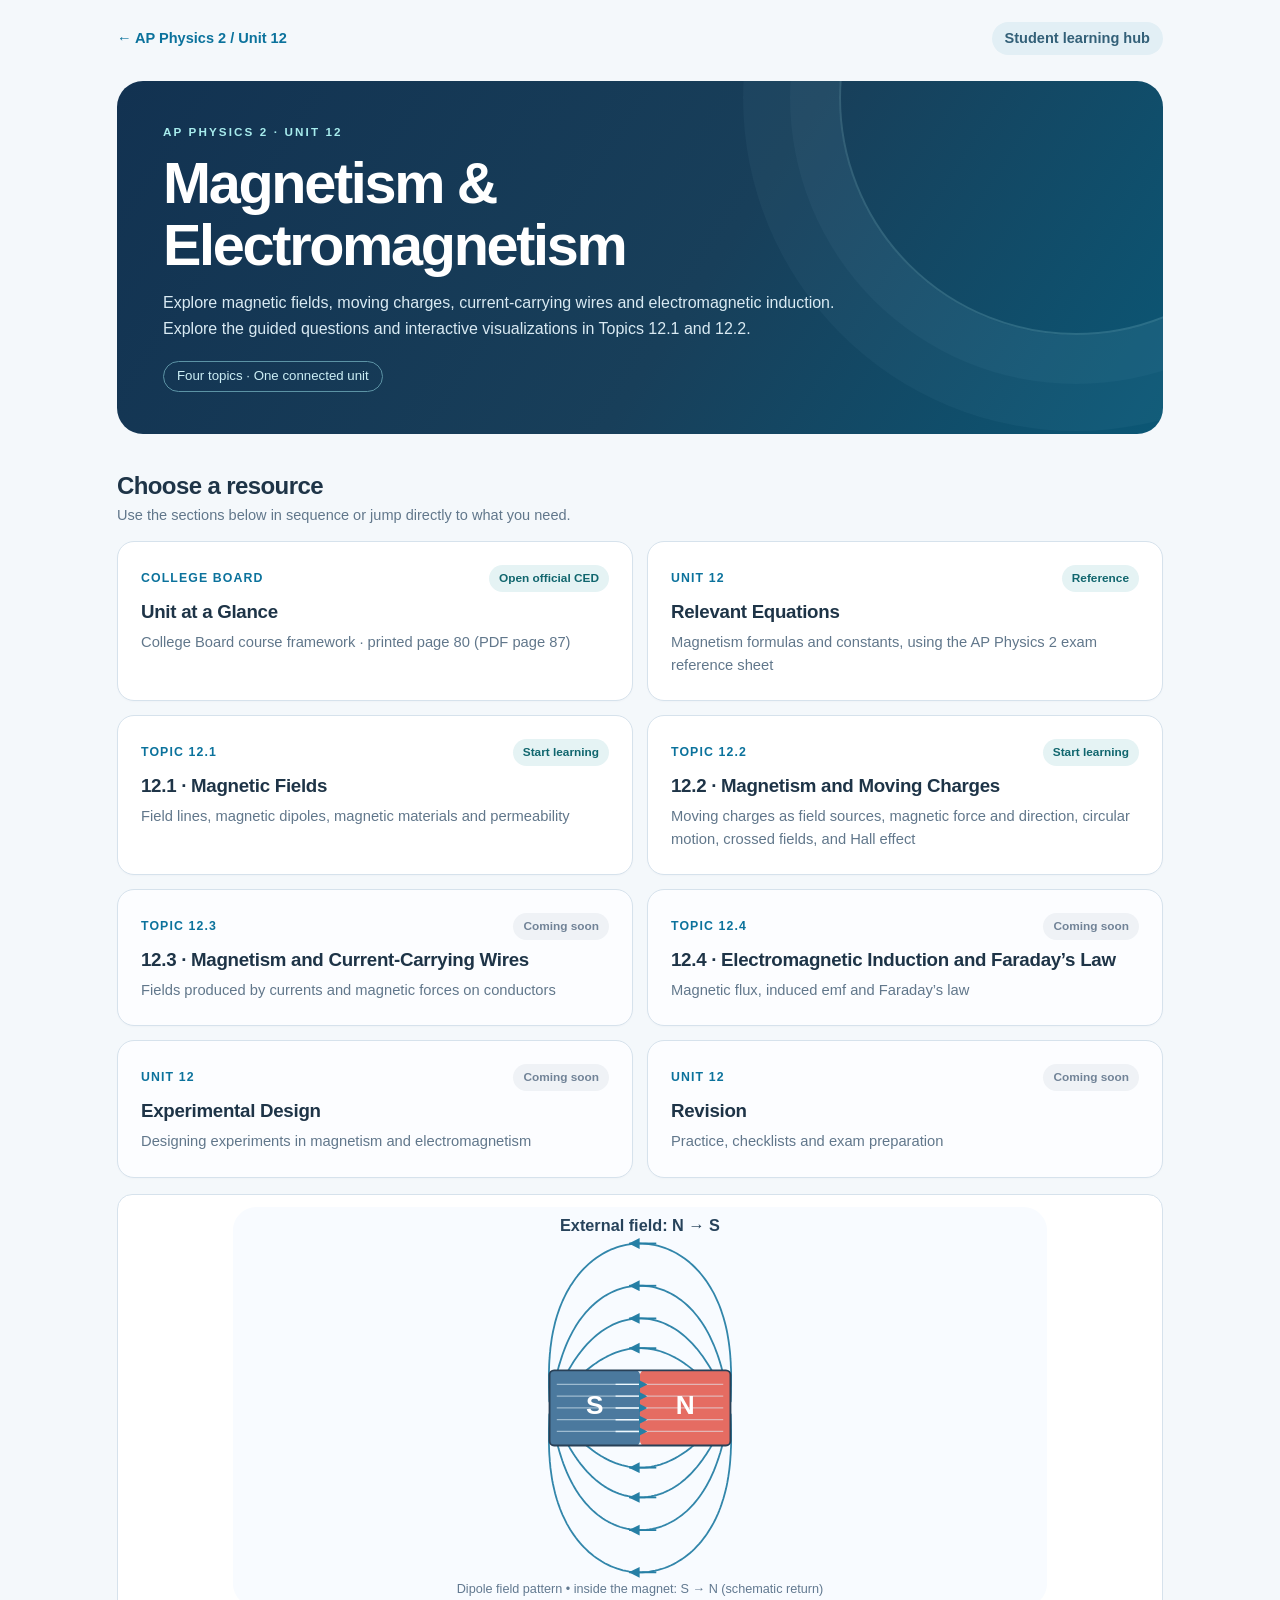
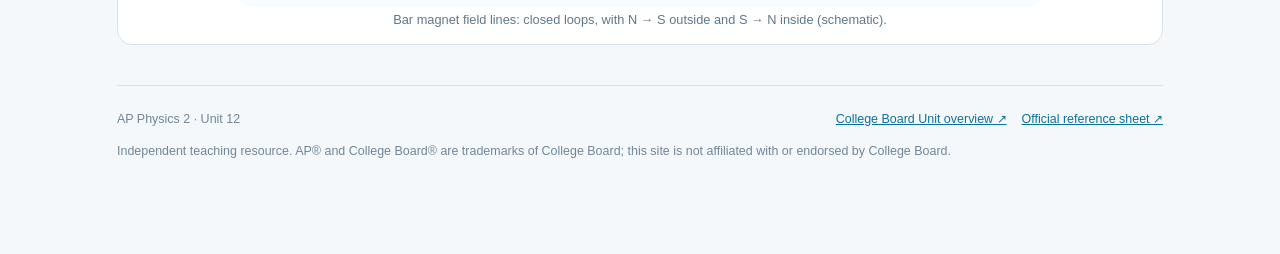
<file: index.html>
<!doctype html><html lang="en"><head><meta charset="utf-8"><meta name="viewport" content="width=device-width,initial-scale=1"><meta name="description" content="AP Physics 2 Unit 12: Magnetism and Electromagnetism student learning resources"><title>Magnetism &amp; Electromagnetism · AP Physics 2 U12</title><link rel="stylesheet" href="assets/styles.css"></head><body><main class="page"><nav class="topnav"><a href="index.html">← AP Physics 2 / Unit 12</a><span class="tag">Student learning hub</span></nav><header class="hero"><div class="eyebrow">AP Physics 2 · Unit 12</div><h1>Magnetism &amp;<br>Electromagnetism</h1><p>Explore magnetic fields, moving charges, current-carrying wires and electromagnetic induction. Explore the guided questions and interactive visualizations in Topics 12.1 and 12.2.</p><span class="chip">Four topics · One connected unit</span></header><section class="sectionheading"><div><h2>Choose a resource</h2><p>Use the sections below in sequence or jump directly to what you need.</p></div></section><section class="tiles"><a class="tile " href="https://apcentral.collegeboard.org/media/pdf/ap-physics-2-course-and-exam-description.pdf#page=87" target="_blank" rel="noopener"><div class="top"><span class="num">College Board</span><span class="pill ">Open official CED</span></div><h3>Unit at a Glance</h3><p>College Board course framework · printed page 80 (PDF page 87)</p></a><a class="tile " href="equations.html" ><div class="top"><span class="num">Unit 12</span><span class="pill ">Reference</span></div><h3>Relevant Equations</h3><p>Magnetism formulas and constants, using the AP Physics 2 exam reference sheet</p></a><a class="tile " href="12.1/index.html" ><div class="top"><span class="num">Topic 12.1</span><span class="pill ">Start learning</span></div><h3>12.1 · Magnetic Fields</h3><p>Field lines, magnetic dipoles, magnetic materials and permeability</p></a><a class="tile" href="12.2/index.html" ><div class="top"><span class="num">Topic 12.2</span><span class="pill">Start learning</span></div><h3>12.2 · Magnetism and Moving Charges</h3><p>Moving charges as field sources, magnetic force and direction, circular motion, crossed fields, and Hall effect</p></a><a class="tile coming" href="12.3/index.html" ><div class="top"><span class="num">Topic 12.3</span><span class="pill future">Coming soon</span></div><h3>12.3 · Magnetism and Current-Carrying Wires</h3><p>Fields produced by currents and magnetic forces on conductors</p></a><a class="tile coming" href="12.4/index.html" ><div class="top"><span class="num">Topic 12.4</span><span class="pill future">Coming soon</span></div><h3>12.4 · Electromagnetic Induction and Faraday’s Law</h3><p>Magnetic flux, induced emf and Faraday’s law</p></a><a class="tile coming" href="experimental-design/index.html" ><div class="top"><span class="num">Unit 12</span><span class="pill future">Coming soon</span></div><h3>Experimental Design</h3><p>Designing experiments in magnetism and electromagnetism</p></a><a class="tile coming" href="revision/index.html" ><div class="top"><span class="num">Unit 12</span><span class="pill future">Coming soon</span></div><h3>Revision</h3><p>Practice, checklists and exam preparation</p></a></section><figure class="figure"><img src="assets/bar_magnet_field.svg" alt="Bar magnet with closed field loops: field points from north to south outside, and south to north inside"><figcaption>Bar magnet field lines: closed loops, with N → S outside and S → N inside (schematic).</figcaption></figure><footer class="footer"><div class="footlinks"><span>AP Physics 2 · Unit 12</span><span class="spacer"></span><a href="https://apcentral.collegeboard.org/media/pdf/ap-physics-2-course-and-exam-description.pdf#page=87" target="_blank" rel="noopener">College Board Unit overview ↗</a><a href="https://apcentral.collegeboard.org/media/pdf/ap-physics-2-equations-sheet.pdf" target="_blank" rel="noopener">Official reference sheet ↗</a></div><p>Independent teaching resource. AP® and College Board® are trademarks of College Board; this site is not affiliated with or endorsed by College Board.</p></footer></main></body></html>
</file>
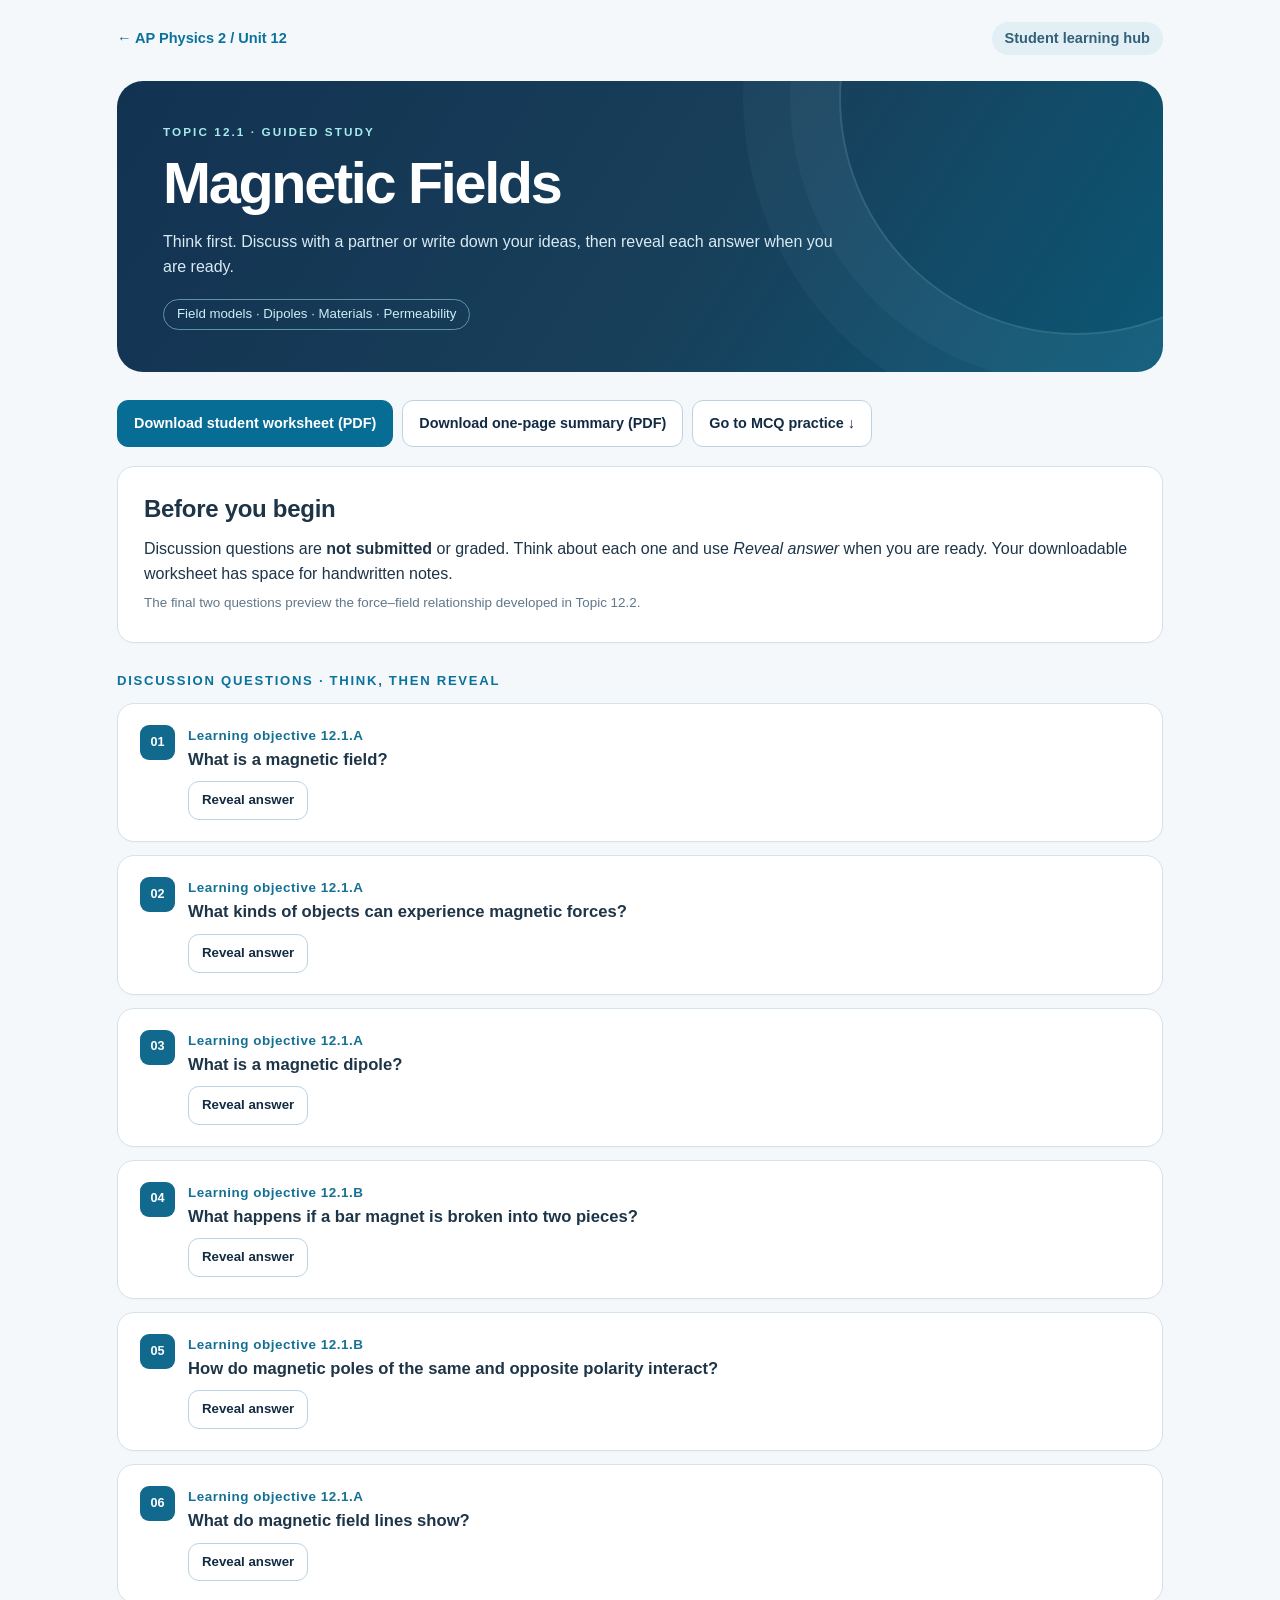
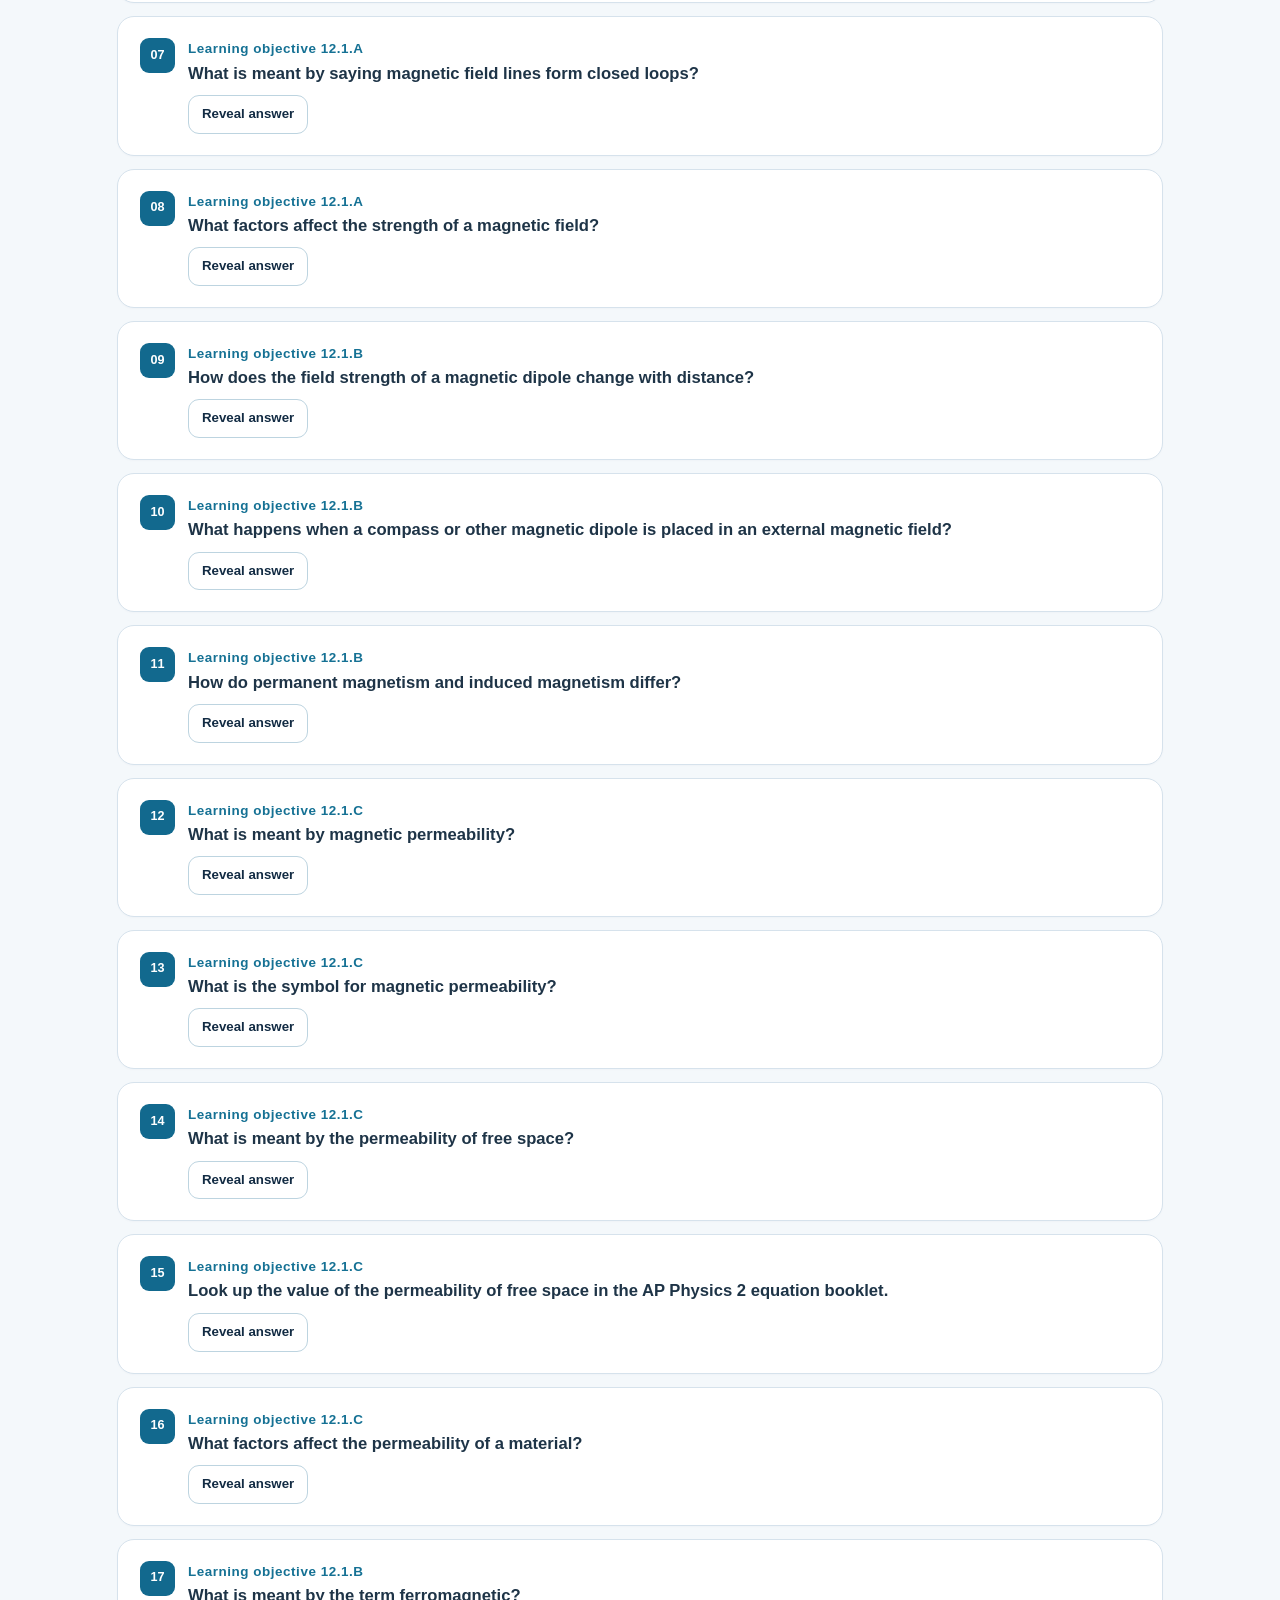
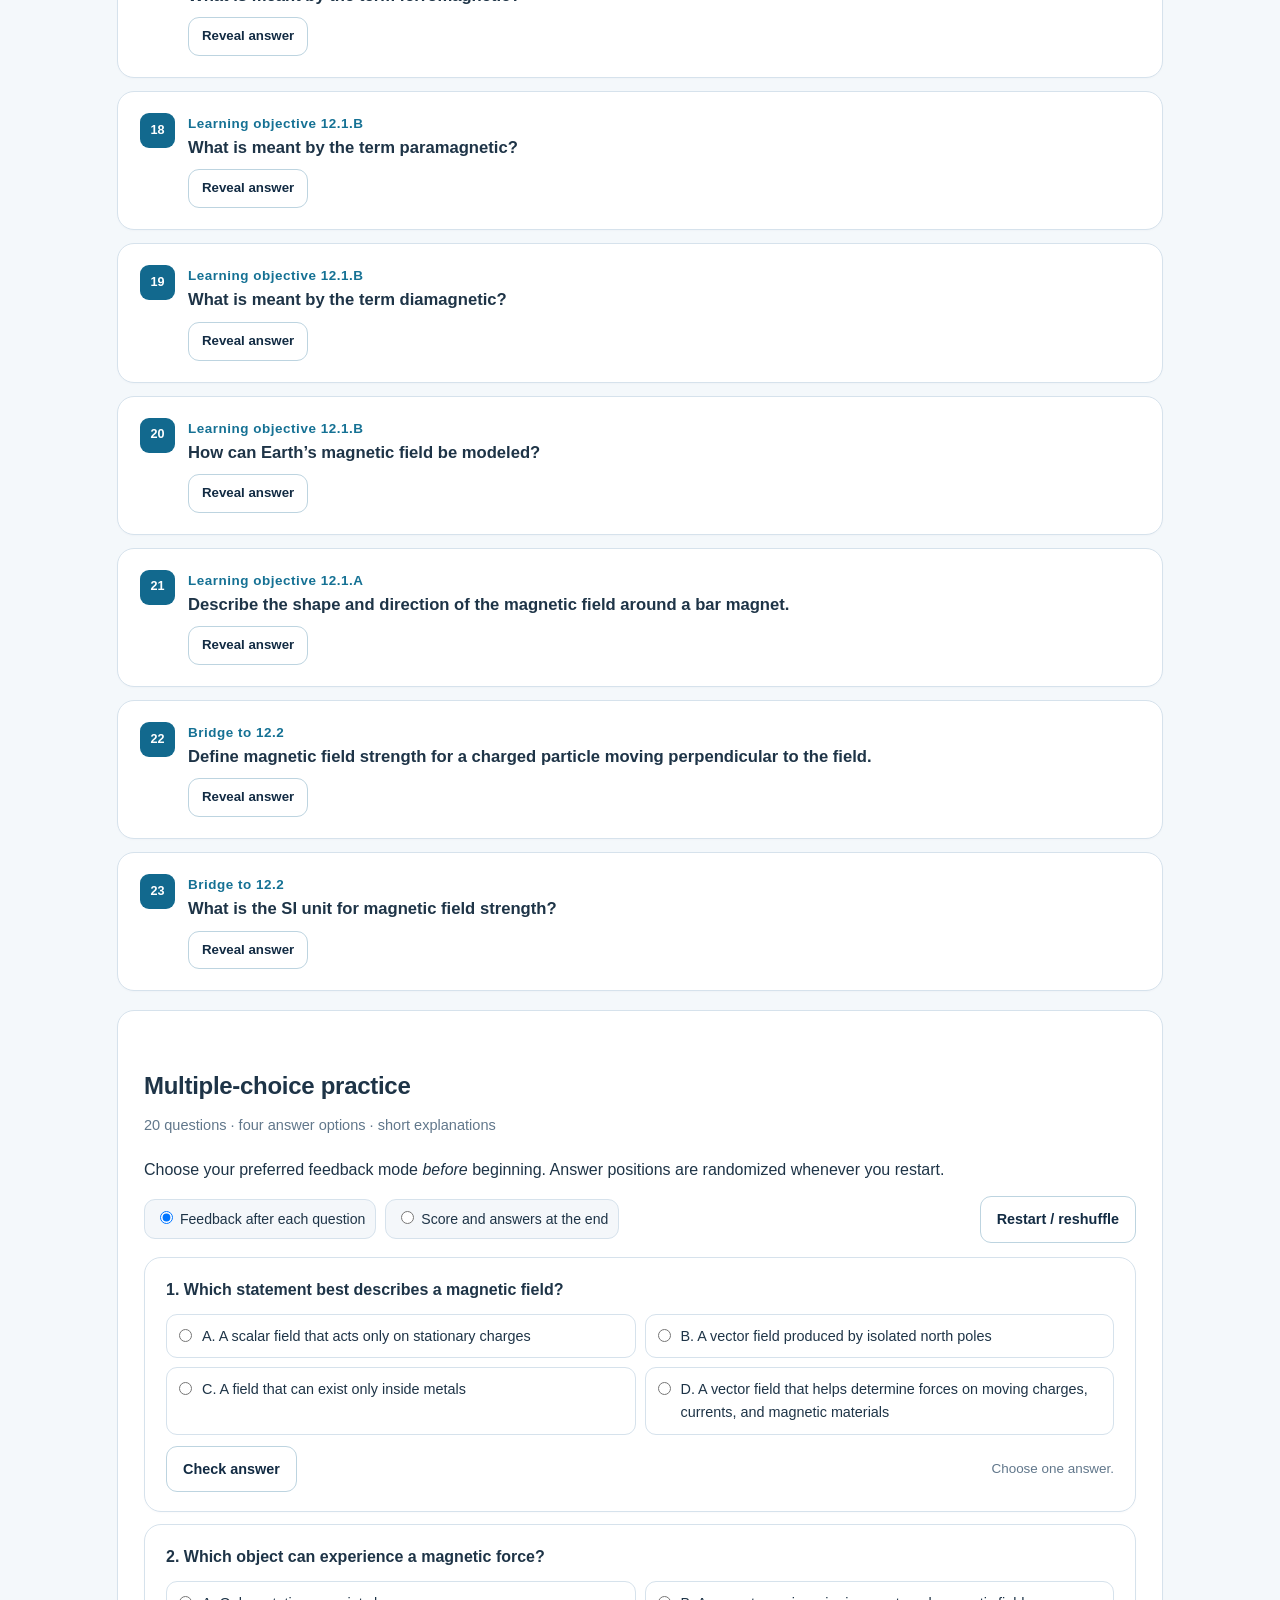
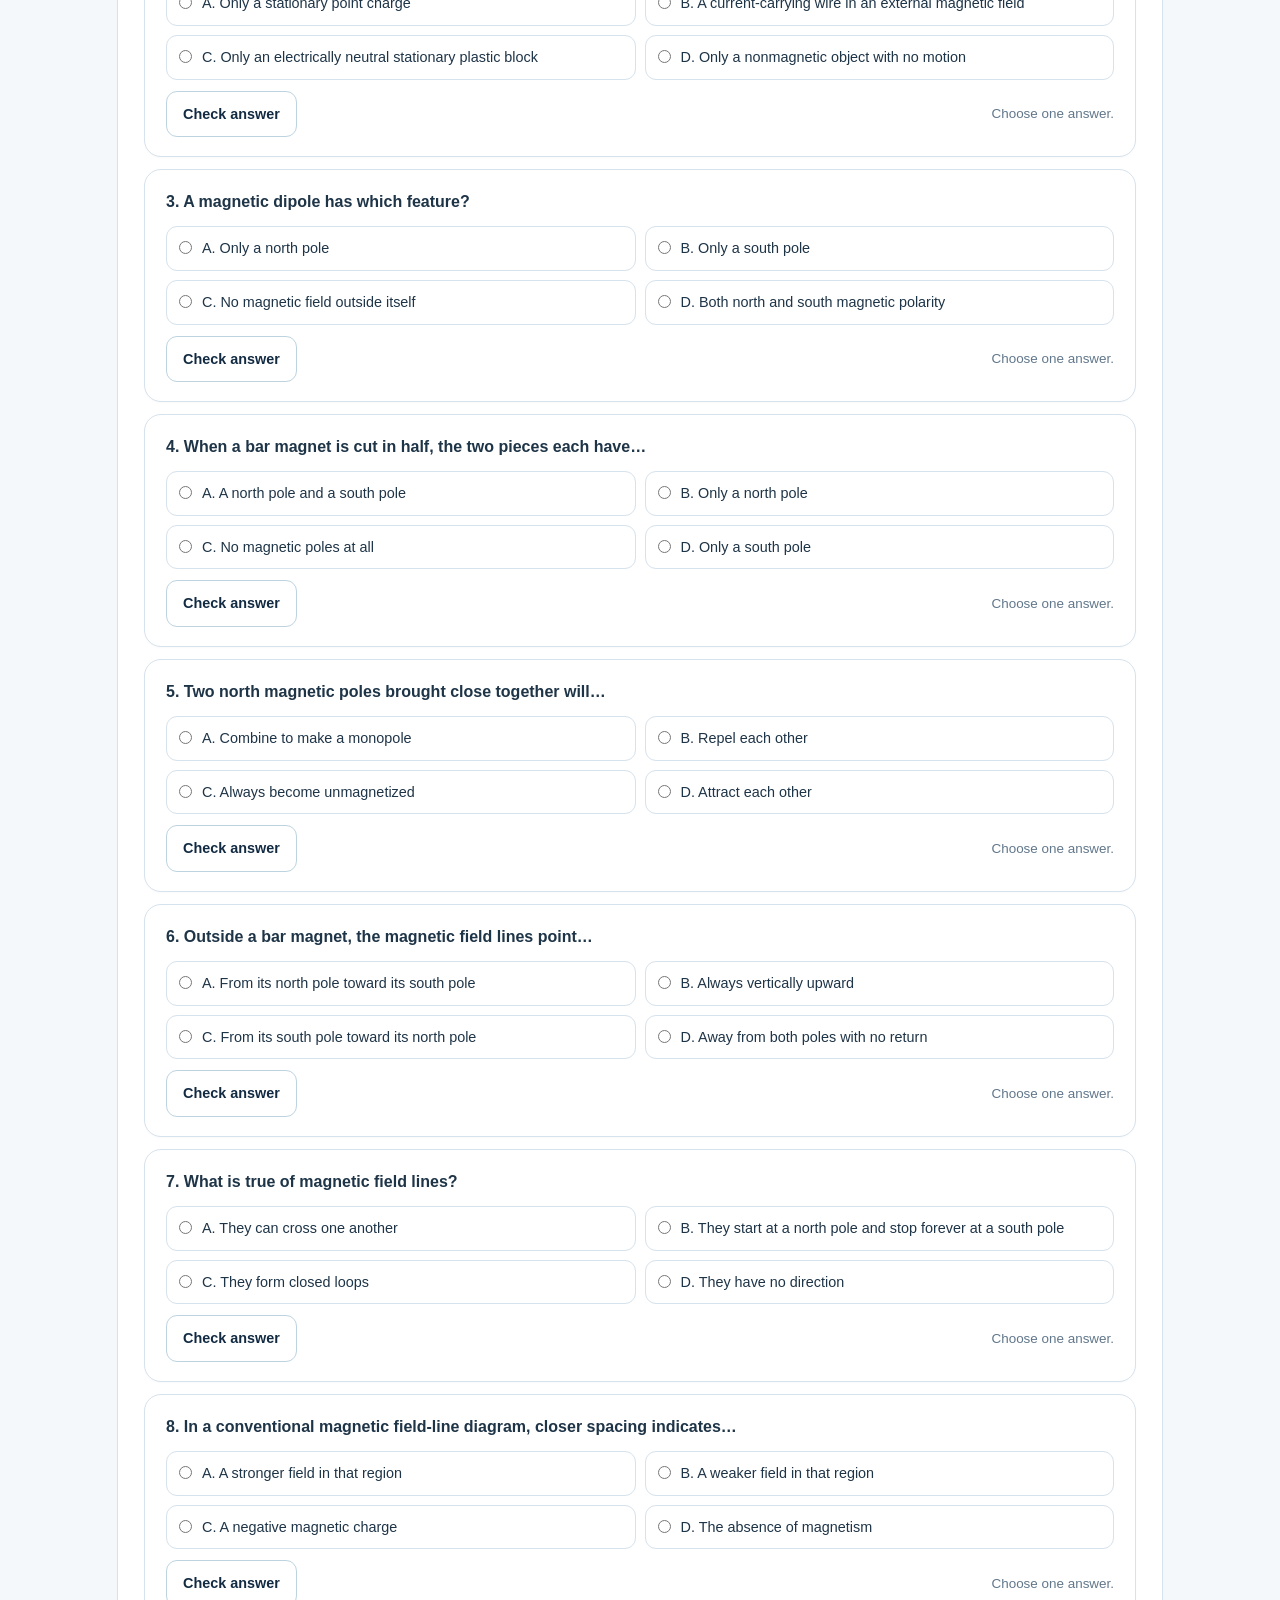
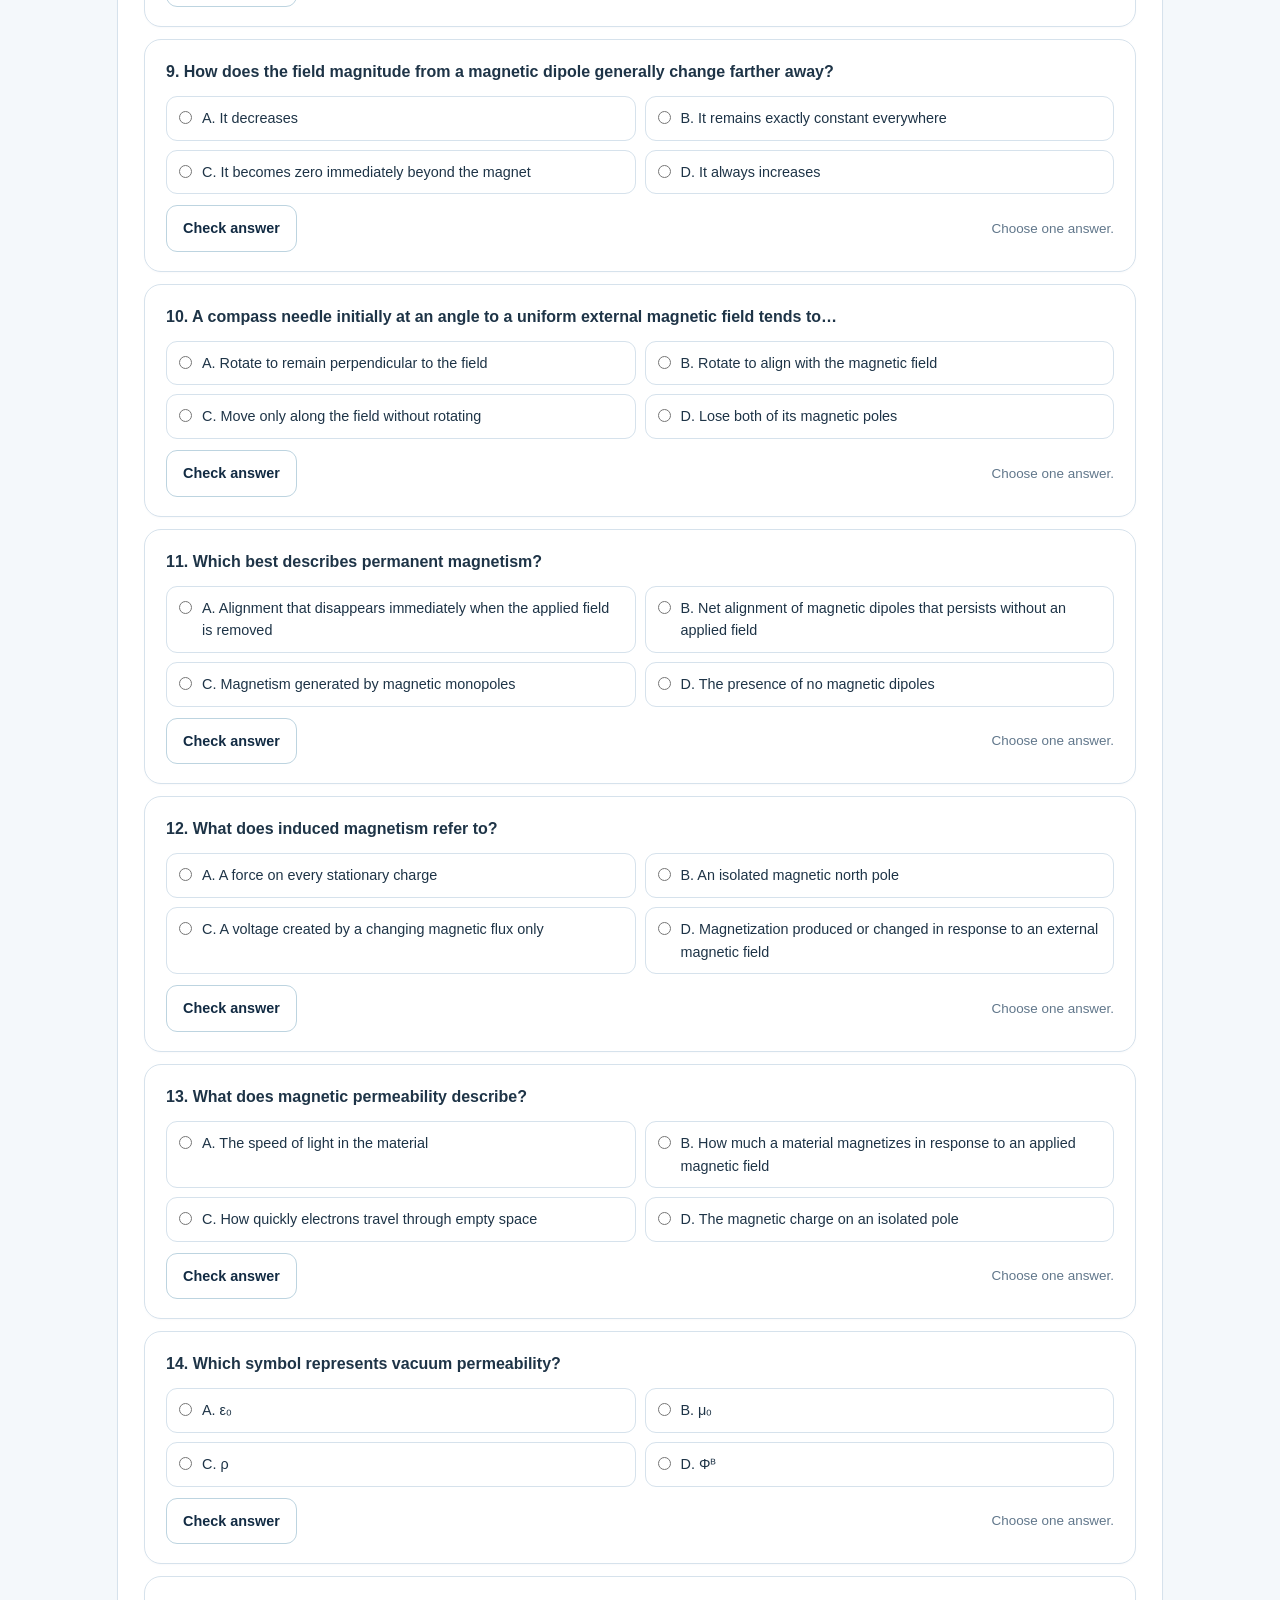
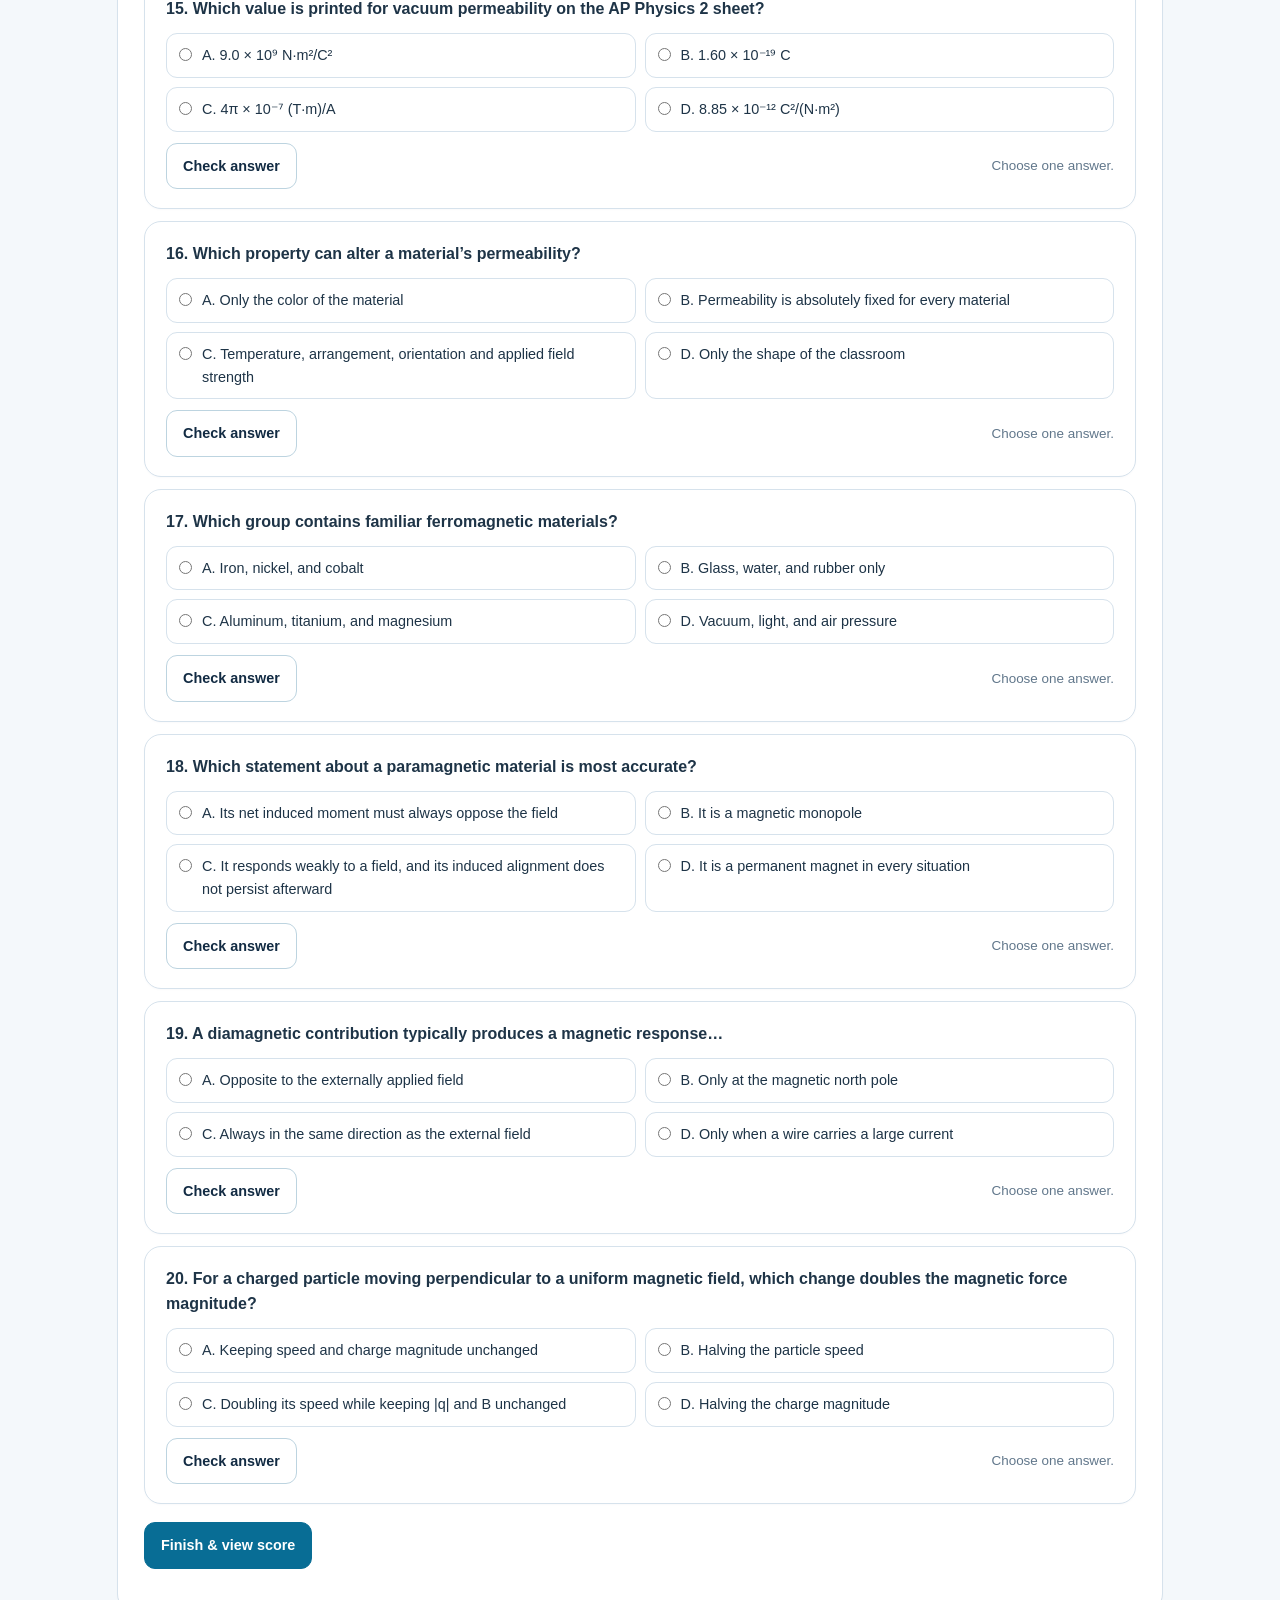
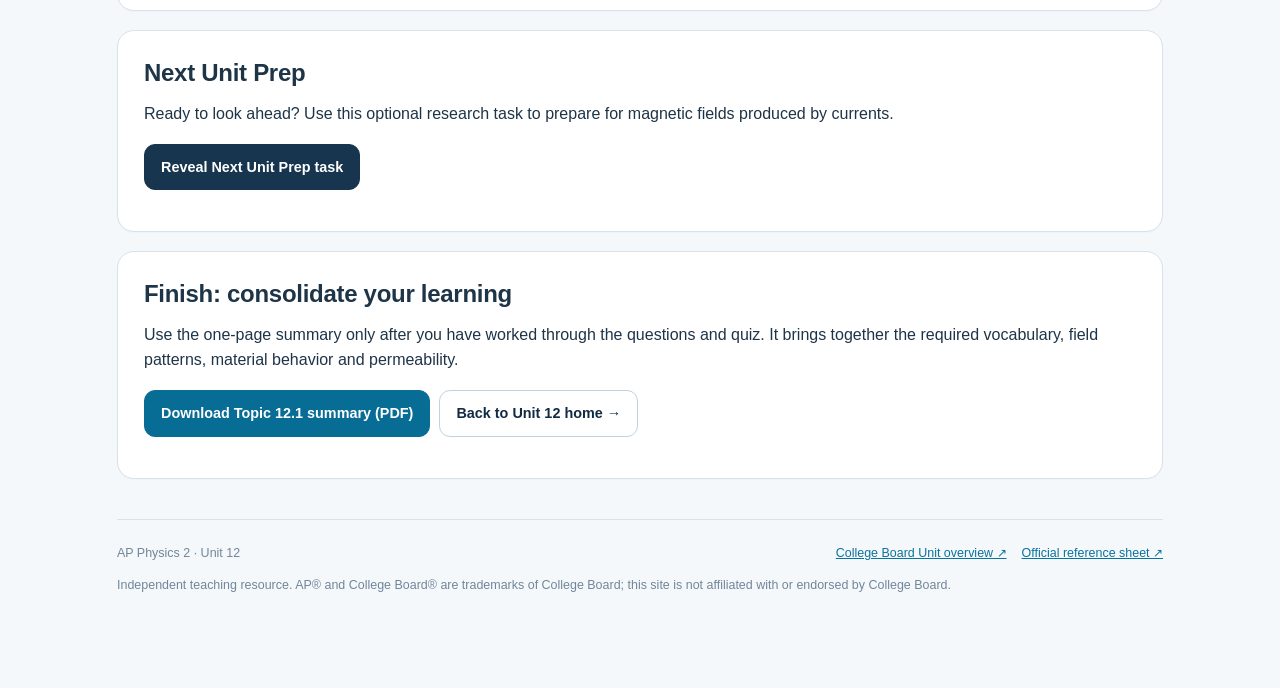
<file: 12.1/index.html>
<!doctype html><html lang="en"><head><meta charset="utf-8"><meta name="viewport" content="width=device-width,initial-scale=1"><meta name="description" content="AP Physics 2 Unit 12: Magnetism and Electromagnetism student learning resources"><title>12.1 Magnetic Fields · AP Physics 2 U12</title><link rel="stylesheet" href="../assets/styles.css"></head><body><main class="page"><nav class="topnav"><a href="../index.html">← AP Physics 2 / Unit 12</a><span class="tag">Student learning hub</span></nav><header class="hero"><div class="eyebrow">Topic 12.1 · Guided study</div><h1>Magnetic Fields</h1><p>Think first. Discuss with a partner or write down your ideas, then reveal each answer when you are ready.</p><span class="chip">Field models · Dipoles · Materials · Permeability</span></header><div class="actionrow"><a class="btn primary" href="12.1_Student_Worksheet.pdf" download>Download student worksheet (PDF)</a><a class="btn" href="12.1_One_Page_Summary.pdf" download>Download one-page summary (PDF)</a><a class="btn" href="#quiz">Go to MCQ practice ↓</a></div><section class="panel"><h2>Before you begin</h2><p>Discussion questions are <strong>not submitted</strong> or graded. Think about each one and use <em>Reveal answer</em> when you are ready. Your downloadable worksheet has space for handwritten notes.</p><p class="small">The final two questions preview the force–field relationship developed in Topic 12.2.</p></section><h2 class="group-label">Discussion questions · Think, then reveal</h2><article class="qcard"><div class="qtop"><span class="qnumber">01</span><div style="flex:1"><div class="small" style="font-weight:750;letter-spacing:.04em;color:#157194">Learning objective 12.1.A</div><h3>What is a magnetic field?</h3><button class="btn revealbtn" type="button" aria-expanded="false" aria-controls="answer1" data-answer="answer1">Reveal answer</button><div class="reveal" id="answer1"><p>A <strong>magnetic field</strong> is a vector field that can be used to determine the magnetic force exerted on moving electric charges, electric currents, or magnetic materials. Its direction and magnitude depend on position. A moving charge parallel to the field experiences no magnetic force.</p></div></div></div></article><article class="qcard"><div class="qtop"><span class="qnumber">02</span><div style="flex:1"><div class="small" style="font-weight:750;letter-spacing:.04em;color:#157194">Learning objective 12.1.A</div><h3>What kinds of objects can experience magnetic forces?</h3><button class="btn revealbtn" type="button" aria-expanded="false" aria-controls="answer2" data-answer="answer2">Reveal answer</button><div class="reveal" id="answer2"><p><strong>(a)</strong> Moving charged particles (such as electrons or protons); <strong>(b)</strong> current-carrying conductors (wires); and <strong>(c)</strong> magnetic materials, whose electron-associated magnetic moments can interact with a field.</p></div></div></div></article><article class="qcard"><div class="qtop"><span class="qnumber">03</span><div style="flex:1"><div class="small" style="font-weight:750;letter-spacing:.04em;color:#157194">Learning objective 12.1.A</div><h3>What is a magnetic dipole?</h3><button class="btn revealbtn" type="button" aria-expanded="false" aria-controls="answer3" data-answer="answer3">Reveal answer</button><div class="reveal" id="answer3"><p>A <strong>magnetic dipole</strong> is a magnetic system with both a north and a south pole. A bar magnet is a dipole, and electrons have magnetic dipole moments associated with their spin (and orbital states). An isolated magnetic north or south pole—a magnetic monopole—has not been observed.</p></div></div></div></article><article class="qcard"><div class="qtop"><span class="qnumber">04</span><div style="flex:1"><div class="small" style="font-weight:750;letter-spacing:.04em;color:#157194">Learning objective 12.1.B</div><h3>What happens if a bar magnet is broken into two pieces?</h3><button class="btn revealbtn" type="button" aria-expanded="false" aria-controls="answer4" data-answer="answer4">Reveal answer</button><div class="reveal" id="answer4"><p>Each piece has a <strong>north and a south pole</strong>: two smaller magnetic dipoles are formed. Breaking a magnet cannot separate a north magnetic pole from a south magnetic pole.</p><div class="mini-fig"><img src="../assets/magnet_split.svg" alt="Bar magnet broken into two smaller dipoles" loading="lazy"></div></div></div></div></article><article class="qcard"><div class="qtop"><span class="qnumber">05</span><div style="flex:1"><div class="small" style="font-weight:750;letter-spacing:.04em;color:#157194">Learning objective 12.1.B</div><h3>How do magnetic poles of the same and opposite polarity interact?</h3><button class="btn revealbtn" type="button" aria-expanded="false" aria-controls="answer5" data-answer="answer5">Reveal answer</button><div class="reveal" id="answer5"><p><strong>Like poles repel</strong> (N–N or S–S). <strong>Unlike poles attract</strong> (N–S).</p></div></div></div></article><article class="qcard"><div class="qtop"><span class="qnumber">06</span><div style="flex:1"><div class="small" style="font-weight:750;letter-spacing:.04em;color:#157194">Learning objective 12.1.A</div><h3>What do magnetic field lines show?</h3><button class="btn revealbtn" type="button" aria-expanded="false" aria-controls="answer6" data-answer="answer6">Reveal answer</button><div class="reveal" id="answer6"><p><strong>(a)</strong> The direction of the field at a point: a small compass needle tends to point tangentially to a line, with its north-seeking end pointing along the field. <strong>(b)</strong> Line spacing indicates <em>relative</em> field strength in a given field map: closer lines indicate a stronger field. <strong>(c)</strong> For the direction of force on a moving charge, we must also know the charge’s velocity and sign; the force is not simply along the field line.</p></div></div></div></article><article class="qcard"><div class="qtop"><span class="qnumber">07</span><div style="flex:1"><div class="small" style="font-weight:750;letter-spacing:.04em;color:#157194">Learning objective 12.1.A</div><h3>What is meant by saying magnetic field lines form closed loops?</h3><button class="btn revealbtn" type="button" aria-expanded="false" aria-controls="answer7" data-answer="answer7">Reveal answer</button><div class="reveal" id="answer7"><p>They have <strong>no beginning or end</strong>. For a bar magnet, the lines go <strong>north to south outside</strong> the magnet and <strong>south to north inside</strong> it, completing continuous loops.</p></div></div></div></article><article class="qcard"><div class="qtop"><span class="qnumber">08</span><div style="flex:1"><div class="small" style="font-weight:750;letter-spacing:.04em;color:#157194">Learning objective 12.1.A</div><h3>What factors affect the strength of a magnetic field?</h3><button class="btn revealbtn" type="button" aria-expanded="false" aria-controls="answer8" data-answer="answer8">Reveal answer</button><div class="reveal" id="answer8"><p>Magnetic field strength depends on the <strong>source</strong> (for example, the strength of a magnet or the current producing the field), <strong>distance and position</strong> relative to the source, and the <strong>magnetic properties of any surrounding material</strong>. The dependence is different for different field configurations.</p></div></div></div></article><article class="qcard"><div class="qtop"><span class="qnumber">09</span><div style="flex:1"><div class="small" style="font-weight:750;letter-spacing:.04em;color:#157194">Learning objective 12.1.B</div><h3>How does the field strength of a magnetic dipole change with distance?</h3><button class="btn revealbtn" type="button" aria-expanded="false" aria-controls="answer9" data-answer="answer9">Reveal answer</button><div class="reveal" id="answer9"><p>The magnitude of the magnetic field <strong>decreases as distance from the dipole increases</strong>. This is a qualitative requirement in Topic 12.1.</p></div></div></div></article><article class="qcard"><div class="qtop"><span class="qnumber">10</span><div style="flex:1"><div class="small" style="font-weight:750;letter-spacing:.04em;color:#157194">Learning objective 12.1.B</div><h3>What happens when a compass or other magnetic dipole is placed in an external magnetic field?</h3><button class="btn revealbtn" type="button" aria-expanded="false" aria-controls="answer10" data-answer="answer10">Reveal answer</button><div class="reveal" id="answer10"><p>The magnetic field exerts a <strong>turning effect (torque)</strong> on a misaligned dipole, so it tends to rotate until it <strong>aligns with the field</strong>. The compass north-seeking end points along the field.</p><div class="mini-fig"><img src="../assets/compass_alignment.svg" alt="Compass alignment with external magnetic field" loading="lazy"></div></div></div></div></article><article class="qcard"><div class="qtop"><span class="qnumber">11</span><div style="flex:1"><div class="small" style="font-weight:750;letter-spacing:.04em;color:#157194">Learning objective 12.1.B</div><h3>How do permanent magnetism and induced magnetism differ?</h3><button class="btn revealbtn" type="button" aria-expanded="false" aria-controls="answer11" data-answer="answer11">Reveal answer</button><div class="reveal" id="answer11"><p>Both arise from the <strong>collective alignment of magnetic dipoles</strong>. With <strong>permanent magnetism</strong>, significant alignment remains after the external field is removed. With <strong>induced magnetism</strong>, an external magnetic field produces or changes magnetization; the alignment often weakens when the field is removed (though some may remain).</p><div class="mini-fig"><img src="../assets/domain_alignment.svg" alt="Unmagnetized and magnetized material, magnetic dipoles in different and aligned directions" loading="lazy"></div></div></div></div></article><article class="qcard"><div class="qtop"><span class="qnumber">12</span><div style="flex:1"><div class="small" style="font-weight:750;letter-spacing:.04em;color:#157194">Learning objective 12.1.C</div><h3>What is meant by magnetic permeability?</h3><button class="btn revealbtn" type="button" aria-expanded="false" aria-controls="answer12" data-answer="answer12">Reveal answer</button><div class="reveal" id="answer12"><p><strong>Magnetic permeability</strong> describes how a material responds magnetically to an external magnetic field: it is a measure of the magnetization produced in a material in response to an applied field.</p></div></div></div></article><article class="qcard"><div class="qtop"><span class="qnumber">13</span><div style="flex:1"><div class="small" style="font-weight:750;letter-spacing:.04em;color:#157194">Learning objective 12.1.C</div><h3>What is the symbol for magnetic permeability?</h3><button class="btn revealbtn" type="button" aria-expanded="false" aria-controls="answer13" data-answer="answer13">Reveal answer</button><div class="reveal" id="answer13"><p>The Greek letter <strong>μ</strong> (mu). Free-space (vacuum) permeability is represented by <strong>μ<sub>0</sub></strong>.</p></div></div></div></article><article class="qcard"><div class="qtop"><span class="qnumber">14</span><div style="flex:1"><div class="small" style="font-weight:750;letter-spacing:.04em;color:#157194">Learning objective 12.1.C</div><h3>What is meant by the permeability of free space?</h3><button class="btn revealbtn" type="button" aria-expanded="false" aria-controls="answer14" data-answer="answer14">Reveal answer</button><div class="reveal" id="answer14"><p>The <strong>vacuum permeability, μ<sub>0</sub></strong>, is the constant value of magnetic permeability associated with empty space (a vacuum). It appears in magnetic-field equations.</p></div></div></div></article><article class="qcard"><div class="qtop"><span class="qnumber">15</span><div style="flex:1"><div class="small" style="font-weight:750;letter-spacing:.04em;color:#157194">Learning objective 12.1.C</div><h3>Look up the value of the permeability of free space in the AP Physics 2 equation booklet.</h3><button class="btn revealbtn" type="button" aria-expanded="false" aria-controls="answer15" data-answer="answer15">Reveal answer</button><div class="reveal" id="answer15"><p><strong>μ<sub>0</sub> = 4π × 10<sup>−7</sup> (T·m)/A</strong> (exactly as printed in the College Board table of information).</p></div></div></div></article><article class="qcard"><div class="qtop"><span class="qnumber">16</span><div style="flex:1"><div class="small" style="font-weight:750;letter-spacing:.04em;color:#157194">Learning objective 12.1.C</div><h3>What factors affect the permeability of a material?</h3><button class="btn revealbtn" type="button" aria-expanded="false" aria-controls="answer16" data-answer="answer16">Reveal answer</button><div class="reveal" id="answer16"><p>A material’s magnetic permeability depends on its <strong>composition and internal arrangement</strong> and can vary with <strong>temperature</strong>, <strong>orientation</strong>, and the <strong>strength of the external magnetic field</strong>. It is not generally a fixed constant for a material.</p></div></div></div></article><article class="qcard"><div class="qtop"><span class="qnumber">17</span><div style="flex:1"><div class="small" style="font-weight:750;letter-spacing:.04em;color:#157194">Learning objective 12.1.B</div><h3>What is meant by the term ferromagnetic?</h3><button class="btn revealbtn" type="button" aria-expanded="false" aria-controls="answer17" data-answer="answer17">Reveal answer</button><div class="reveal" id="answer17"><p><strong>Ferromagnetic</strong> materials (for example, iron, nickel, and cobalt) can be strongly magnetized when an external field aligns magnetic domains or atomic magnetic dipoles. They can retain magnetization after the field is removed.</p></div></div></div></article><article class="qcard"><div class="qtop"><span class="qnumber">18</span><div style="flex:1"><div class="small" style="font-weight:750;letter-spacing:.04em;color:#157194">Learning objective 12.1.B</div><h3>What is meant by the term paramagnetic?</h3><button class="btn revealbtn" type="button" aria-expanded="false" aria-controls="answer18" data-answer="answer18">Reveal answer</button><div class="reveal" id="answer18"><p><strong>Paramagnetic</strong> materials (for example, aluminum, titanium, and magnesium) interact <strong>weakly</strong> with an external field; their magnetic dipoles do not remain aligned after the field is removed.</p></div></div></div></article><article class="qcard"><div class="qtop"><span class="qnumber">19</span><div style="flex:1"><div class="small" style="font-weight:750;letter-spacing:.04em;color:#157194">Learning objective 12.1.B</div><h3>What is meant by the term diamagnetic?</h3><button class="btn revealbtn" type="button" aria-expanded="false" aria-controls="answer19" data-answer="answer19">Reveal answer</button><div class="reveal" id="answer19"><p><strong>Diamagnetism</strong> is a property of all materials: their electronic structure produces a typically weak magnetic response with induced magnetic moments <strong>opposing the applied field</strong>.</p></div></div></div></article><article class="qcard"><div class="qtop"><span class="qnumber">20</span><div style="flex:1"><div class="small" style="font-weight:750;letter-spacing:.04em;color:#157194">Learning objective 12.1.B</div><h3>How can Earth’s magnetic field be modeled?</h3><button class="btn revealbtn" type="button" aria-expanded="false" aria-controls="answer20" data-answer="answer20">Reveal answer</button><div class="reveal" id="answer20"><p>Earth’s magnetic field can be <strong>approximated by a magnetic dipole</strong>. Near geographic north, the field generally points into Earth, so the north-seeking end of a compass points toward a region behaving like a <strong>magnetic south pole</strong>. Geographic and magnetic poles are not identical.</p></div></div></div></article><article class="qcard"><div class="qtop"><span class="qnumber">21</span><div style="flex:1"><div class="small" style="font-weight:750;letter-spacing:.04em;color:#157194">Learning objective 12.1.A</div><h3>Describe the shape and direction of the magnetic field around a bar magnet.</h3><button class="btn revealbtn" type="button" aria-expanded="false" aria-controls="answer21" data-answer="answer21">Reveal answer</button><div class="reveal" id="answer21"><p>The magnetic field forms a set of <strong>closed loops</strong>. Outside the bar magnet, field lines leave the <strong>N</strong> end, curve around the magnet, and enter the <strong>S</strong> end. Inside the magnet they return from S to N. The field is stronger where lines are more closely spaced.</p><div class="mini-fig"><img src="../assets/bar_magnet_field.svg" alt="Diagram of bar magnet with magnetic field lines forming closed loops" loading="lazy"></div></div></div></div></article><article class="qcard"><div class="qtop"><span class="qnumber">22</span><div style="flex:1"><div class="small" style="font-weight:750;letter-spacing:.04em;color:#157194">Bridge to 12.2</div><h3>Define magnetic field strength for a charged particle moving perpendicular to the field.</h3><button class="btn revealbtn" type="button" aria-expanded="false" aria-controls="answer22" data-answer="answer22">Reveal answer</button><div class="reveal" id="answer22"><p>For motion at <strong>90°</strong> to the magnetic field, its magnitude is the <strong>magnetic force per unit magnitude of charge per unit speed</strong>: <span class="formula">B = F<sub>B</sub> / (|q|v)</span>. This is a useful introduction to Topic 12.2.</p></div></div></div></article><article class="qcard"><div class="qtop"><span class="qnumber">23</span><div style="flex:1"><div class="small" style="font-weight:750;letter-spacing:.04em;color:#157194">Bridge to 12.2</div><h3>What is the SI unit for magnetic field strength?</h3><button class="btn revealbtn" type="button" aria-expanded="false" aria-controls="answer23" data-answer="answer23">Reveal answer</button><div class="reveal" id="answer23"><p>The <strong>tesla (T)</strong>. Equivalently, <strong>1 T = 1 N/(A·m)</strong>.</p></div></div></div></article><section class="panel" id="quiz"><div class="sectionheading"><div><h2>Multiple-choice practice</h2><p>20 questions · four answer options · short explanations</p></div></div><p>Choose your preferred feedback mode <em>before</em> beginning. Answer positions are randomized whenever you restart.</p><div class="quiztoolbar"><div class="mode"><label><input type="radio" name="mode" value="immediate" checked> Feedback after each question</label><label><input type="radio" name="mode" value="end"> Score and answers at the end</label></div><button class="btn" type="button" id="restartQuiz">Restart / reshuffle</button></div><div id="quizItems"></div><div class="actionrow"><button class="btn primary" type="button" id="finishQuiz">Finish and view score</button></div><div class="score" id="scorePanel" role="status" aria-live="polite"></div></section><section class="panel" id="next"><h2>Next Unit Prep</h2><p>Ready to look ahead? Use this optional research task to prepare for magnetic fields produced by currents.</p><div class="actionrow"><button type="button" class="btn dark" id="prepToggle" aria-expanded="false" aria-controls="prepContent">Reveal Next Unit Prep task</button></div><div id="prepContent" class="prep"><p><strong>Research, draw and describe</strong> the shape and direction of the magnetic field in each case:</p><ol class="listing"><li>A bar magnet</li><li>A horseshoe magnet</li><li>A straight, current-carrying wire</li><li>A single current-carrying loop of wire</li><li>A solenoid (current-carrying coil)</li></ol><p>Include directional arrows and label the magnetic source. For the current-produced fields, show which way the conventional current flows.</p></div></section><section class="panel"><h2>Finish: consolidate your learning</h2><p>Use the one-page summary only after you have worked through the questions and quiz. It brings together the required vocabulary, field patterns, material behavior and permeability.</p><div class="actionrow"><a class="btn primary" href="12.1_One_Page_Summary.pdf" download>Download Topic 12.1 summary (PDF)</a><a class="btn" href="../index.html">Back to Unit 12 home →</a></div></section><script>
const quizData = [["Which statement best describes a magnetic field?", "A vector field that helps determine forces on moving charges, currents, and magnetic materials", ["A scalar field that acts only on stationary charges", "A field that can exist only inside metals", "A vector field produced by isolated north poles"], "Magnetic fields are vector fields that interact with moving charges, currents and magnetic materials."], ["Which object can experience a magnetic force?", "A current-carrying wire in an external magnetic field", ["Only an electrically neutral stationary plastic block", "Only a stationary point charge", "Only a nonmagnetic object with no motion"], "A wire carrying current contains moving charge and can experience a magnetic force."], ["A magnetic dipole has which feature?", "Both north and south magnetic polarity", ["Only a north pole", "Only a south pole", "No magnetic field outside itself"], "A magnetic dipole always includes both magnetic polarities."], ["When a bar magnet is cut in half, the two pieces each have…", "A north pole and a south pole", ["Only a north pole", "Only a south pole", "No magnetic poles at all"], "Breaking a magnet produces two smaller dipoles, never monopoles."], ["Two north magnetic poles brought close together will…", "Repel each other", ["Attract each other", "Combine to make a monopole", "Always become unmagnetized"], "Like magnetic poles repel."], ["Outside a bar magnet, the magnetic field lines point…", "From its north pole toward its south pole", ["From its south pole toward its north pole", "Away from both poles with no return", "Always vertically upward"], "Outside the magnet the direction is N → S; inside it returns S → N."], ["What is true of magnetic field lines?", "They form closed loops", ["They start at a north pole and stop forever at a south pole", "They can cross one another", "They have no direction"], "Magnetic field lines have no beginning or end."], ["In a conventional magnetic field-line diagram, closer spacing indicates…", "A stronger field in that region", ["A weaker field in that region", "The absence of magnetism", "A negative magnetic charge"], "Field-line density represents relative field magnitude."], ["How does the field magnitude from a magnetic dipole generally change farther away?", "It decreases", ["It always increases", "It remains exactly constant everywhere", "It becomes zero immediately beyond the magnet"], "The dipole field weakens as distance increases."], ["A compass needle initially at an angle to a uniform external magnetic field tends to…", "Rotate to align with the magnetic field", ["Rotate to remain perpendicular to the field", "Lose both of its magnetic poles", "Move only along the field without rotating"], "The external field exerts a torque on a misaligned dipole."], ["Which best describes permanent magnetism?", "Net alignment of magnetic dipoles that persists without an applied field", ["Alignment that disappears immediately when the applied field is removed", "Magnetism generated by magnetic monopoles", "The presence of no magnetic dipoles"], "Permanent magnetism involves persistent collective dipole alignment."], ["What does induced magnetism refer to?", "Magnetization produced or changed in response to an external magnetic field", ["A voltage created by a changing magnetic flux only", "An isolated magnetic north pole", "A force on every stationary charge"], "Induced magnetism is material magnetization caused by an applied field."], ["What does magnetic permeability describe?", "How much a material magnetizes in response to an applied magnetic field", ["How quickly electrons travel through empty space", "The magnetic charge on an isolated pole", "The speed of light in the material"], "Permeability describes magnetic response, not the speed of the charges."], ["Which symbol represents vacuum permeability?", "μ₀", ["ε₀", "ρ", "Φᴮ"], "The symbol mu with subscript zero means vacuum permeability."], ["Which value is printed for vacuum permeability on the AP Physics 2 sheet?", "4π × 10⁻⁷ (T·m)/A", ["8.85 × 10⁻¹² C²/(N·m²)", "9.0 × 10⁹ N·m²/C²", "1.60 × 10⁻¹⁹ C"], "The official table lists μ₀ = 4π × 10⁻⁷ (T·m)/A."], ["Which property can alter a material’s permeability?", "Temperature, arrangement, orientation and applied field strength", ["Only the color of the material", "Only the shape of the classroom", "Permeability is absolutely fixed for every material"], "For matter, permeability is not generally a single immutable constant."], ["Which group contains familiar ferromagnetic materials?", "Iron, nickel, and cobalt", ["Aluminum, titanium, and magnesium", "Glass, water, and rubber only", "Vacuum, light, and air pressure"], "Iron, nickel, and cobalt are classic ferromagnetic examples."], ["Which statement about a paramagnetic material is most accurate?", "It responds weakly to a field, and its induced alignment does not persist afterward", ["It is a permanent magnet in every situation", "Its net induced moment must always oppose the field", "It is a magnetic monopole"], "Paramagnets have a weak response that disappears when the applied field is removed."], ["A diamagnetic contribution typically produces a magnetic response…", "Opposite to the externally applied field", ["Always in the same direction as the external field", "Only at the magnetic north pole", "Only when a wire carries a large current"], "Diamagnetism is usually weak and opposes the applied field."], ["For a charged particle moving perpendicular to a uniform magnetic field, which change doubles the magnetic force magnitude?", "Doubling its speed while keeping |q| and B unchanged", ["Halving the particle speed", "Halving the charge magnitude", "Keeping speed and charge magnitude unchanged"], "For perpendicular motion, |F_B| = |q|vB: doubling v doubles the force magnitude."]];
let randomized=[];let states=[];let mode='immediate';let finished=false;
function shuffle(arr){const a=[...arr];for(let i=a.length-1;i>0;i--){const j=Math.floor(Math.random()*(i+1));[a[i],a[j]]=[a[j],a[i]]}return a}
function setupQuiz(){mode=document.querySelector('input[name="mode"]:checked').value;finished=false;randomized=quizData.map((q,i)=>({q:q[0],correct:q[1],options:shuffle([q[1],...q[2]]),explain:q[3],i}));states=randomized.map(()=>({selected:null,locked:false}));document.querySelector('#scorePanel').classList.remove('show');document.querySelector('#scorePanel').textContent='';const area=document.querySelector('#quizItems');area.innerHTML='';randomized.forEach((q,i)=>{const box=document.createElement('section');box.className='quiz-item';box.id='quiz'+i;const h=document.createElement('h4');h.textContent=(i+1)+'. '+q.q;box.append(h);const choices=document.createElement('div');choices.className='choices';q.options.forEach((opt,j)=>{const label=document.createElement('label');label.className='choice';const inp=document.createElement('input');inp.type='radio';inp.name='q'+i;inp.value=String(j);inp.addEventListener('change',()=>selectAnswer(i,j));const txt=document.createElement('span');txt.textContent=String.fromCharCode(65+j)+'. '+opt;label.append(inp,txt);choices.append(label)});box.append(choices);const actions=document.createElement('div');actions.className='actions';const send=document.createElement('button');send.type='button';send.className='btn';send.textContent='Check answer';send.dataset.check=i;send.addEventListener('click',()=>checkAnswer(i));actions.append(send);const hint=document.createElement('span');hint.className='small';hint.textContent='Choose one answer.';hint.id='hint'+i;actions.append(hint);box.append(actions);const fb=document.createElement('div');fb.className='feedback';fb.id='feedback'+i;fb.setAttribute('aria-live','polite');box.append(fb);area.append(box)});applyMode()}
function applyMode(){mode=document.querySelector('input[name="mode"]:checked').value;document.querySelectorAll('[data-check]').forEach(b=>b.hidden=(mode==='end'));document.querySelector('#finishQuiz').textContent=mode==='end'?'Submit quiz & view score':'Finish & view score'}
function selectAnswer(i,j){if(finished||states[i].locked)return;states[i].selected=j;document.getElementById('hint'+i).textContent='Answer selected.'}
function showAnswer(i){const s=states[i],q=randomized[i],good=q.options[s.selected]===q.correct;const fb=document.getElementById('feedback'+i);fb.className='feedback show '+(good?'correct':'incorrect');fb.textContent=(good?'Correct. ':'Not quite. ')+(good?'':'Correct answer: '+String.fromCharCode(65+q.options.indexOf(q.correct))+'. '+q.correct+'. ')+q.explain;document.querySelectorAll('#quiz'+i+' input').forEach(inp=>inp.disabled=true);document.querySelector('[data-check="'+i+'"]').disabled=true;s.locked=true;return good}
function checkAnswer(i){if(mode!=='immediate'||states[i].locked)return;if(states[i].selected===null){document.getElementById('hint'+i).textContent='Select an option before checking.';return}showAnswer(i)}
function finishQuiz(){if(finished)return;const unanswered=states.filter(s=>s.selected===null).length;if(unanswered){document.getElementById('scorePanel').classList.add('show');document.getElementById('scorePanel').textContent='Please answer all '+unanswered+' remaining question(s) before submitting.';return}let score=0;states.forEach((s,i)=>{if(!s.locked){if(showAnswer(i))score++}else if(randomized[i].options[s.selected]===randomized[i].correct){score++}});finished=true;document.querySelector('#finishQuiz').disabled=true;const panel=document.getElementById('scorePanel');panel.classList.add('show');panel.textContent='Your score: '+score+' / '+randomized.length+' ('+Math.round(100*score/randomized.length)+'%). Review each explanation above, then restart if you would like another attempt.';panel.scrollIntoView({behavior:'smooth',block:'center'})}
document.querySelectorAll('.revealbtn').forEach(b=>b.addEventListener('click',()=>{const t=document.getElementById(b.dataset.answer);const open=t.classList.toggle('visible');b.setAttribute('aria-expanded',open);b.textContent=open?'Hide answer':'Reveal answer'}));
document.querySelector('#prepToggle').addEventListener('click',()=>{const t=document.getElementById('prepContent');const open=t.classList.toggle('visible');document.querySelector('#prepToggle').setAttribute('aria-expanded',open);document.querySelector('#prepToggle').textContent=open?'Hide Next Unit Prep task':'Reveal Next Unit Prep task'});
document.querySelectorAll('input[name="mode"]').forEach(el=>el.addEventListener('change',()=>{setupQuiz()}));
document.getElementById('restartQuiz').addEventListener('click',()=>{setupQuiz();document.querySelector('#quiz').scrollIntoView({block:'start'})});
document.getElementById('finishQuiz').addEventListener('click',finishQuiz);
setupQuiz();
</script><footer class="footer"><div class="footlinks"><span>AP Physics 2 · Unit 12</span><span class="spacer"></span><a href="https://apcentral.collegeboard.org/media/pdf/ap-physics-2-course-and-exam-description.pdf#page=87" target="_blank" rel="noopener">College Board Unit overview ↗</a><a href="https://apcentral.collegeboard.org/media/pdf/ap-physics-2-equations-sheet.pdf" target="_blank" rel="noopener">Official reference sheet ↗</a></div><p>Independent teaching resource. AP® and College Board® are trademarks of College Board; this site is not affiliated with or endorsed by College Board.</p></footer></main></body></html>
</file>
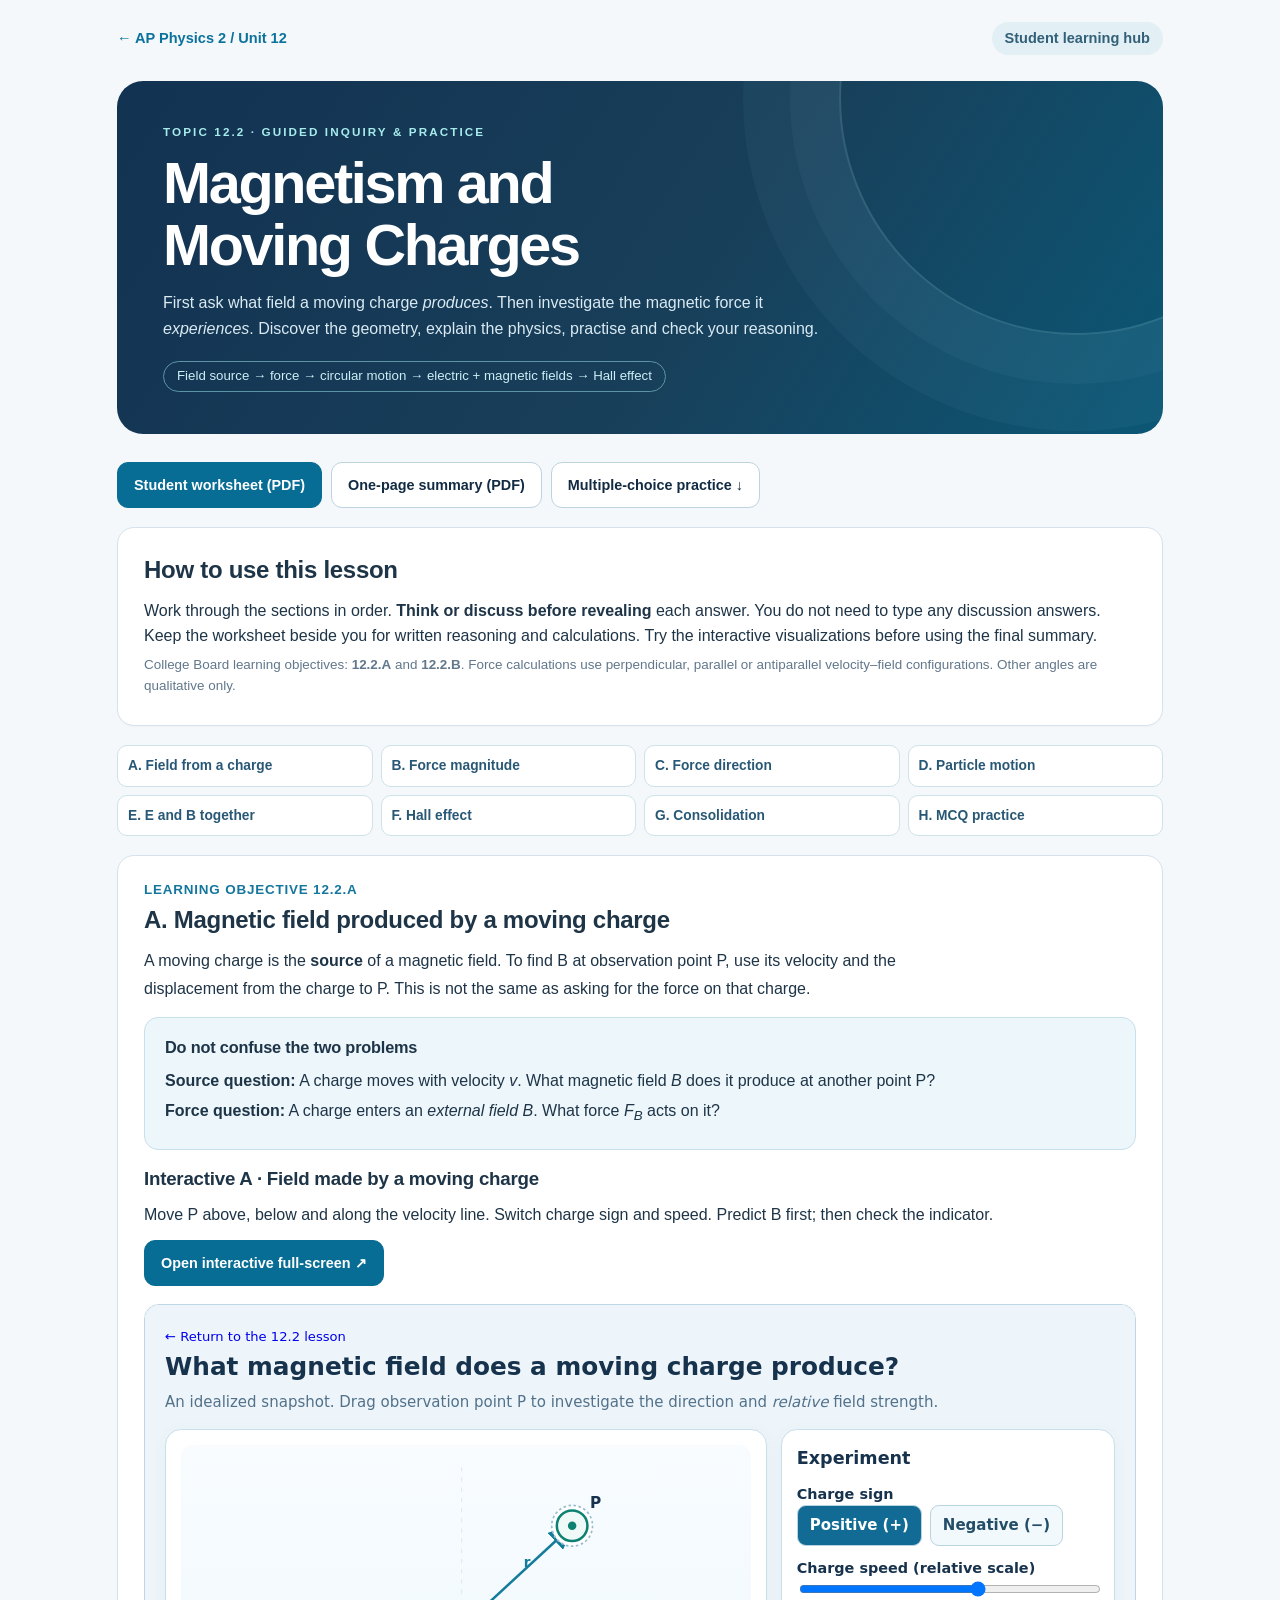
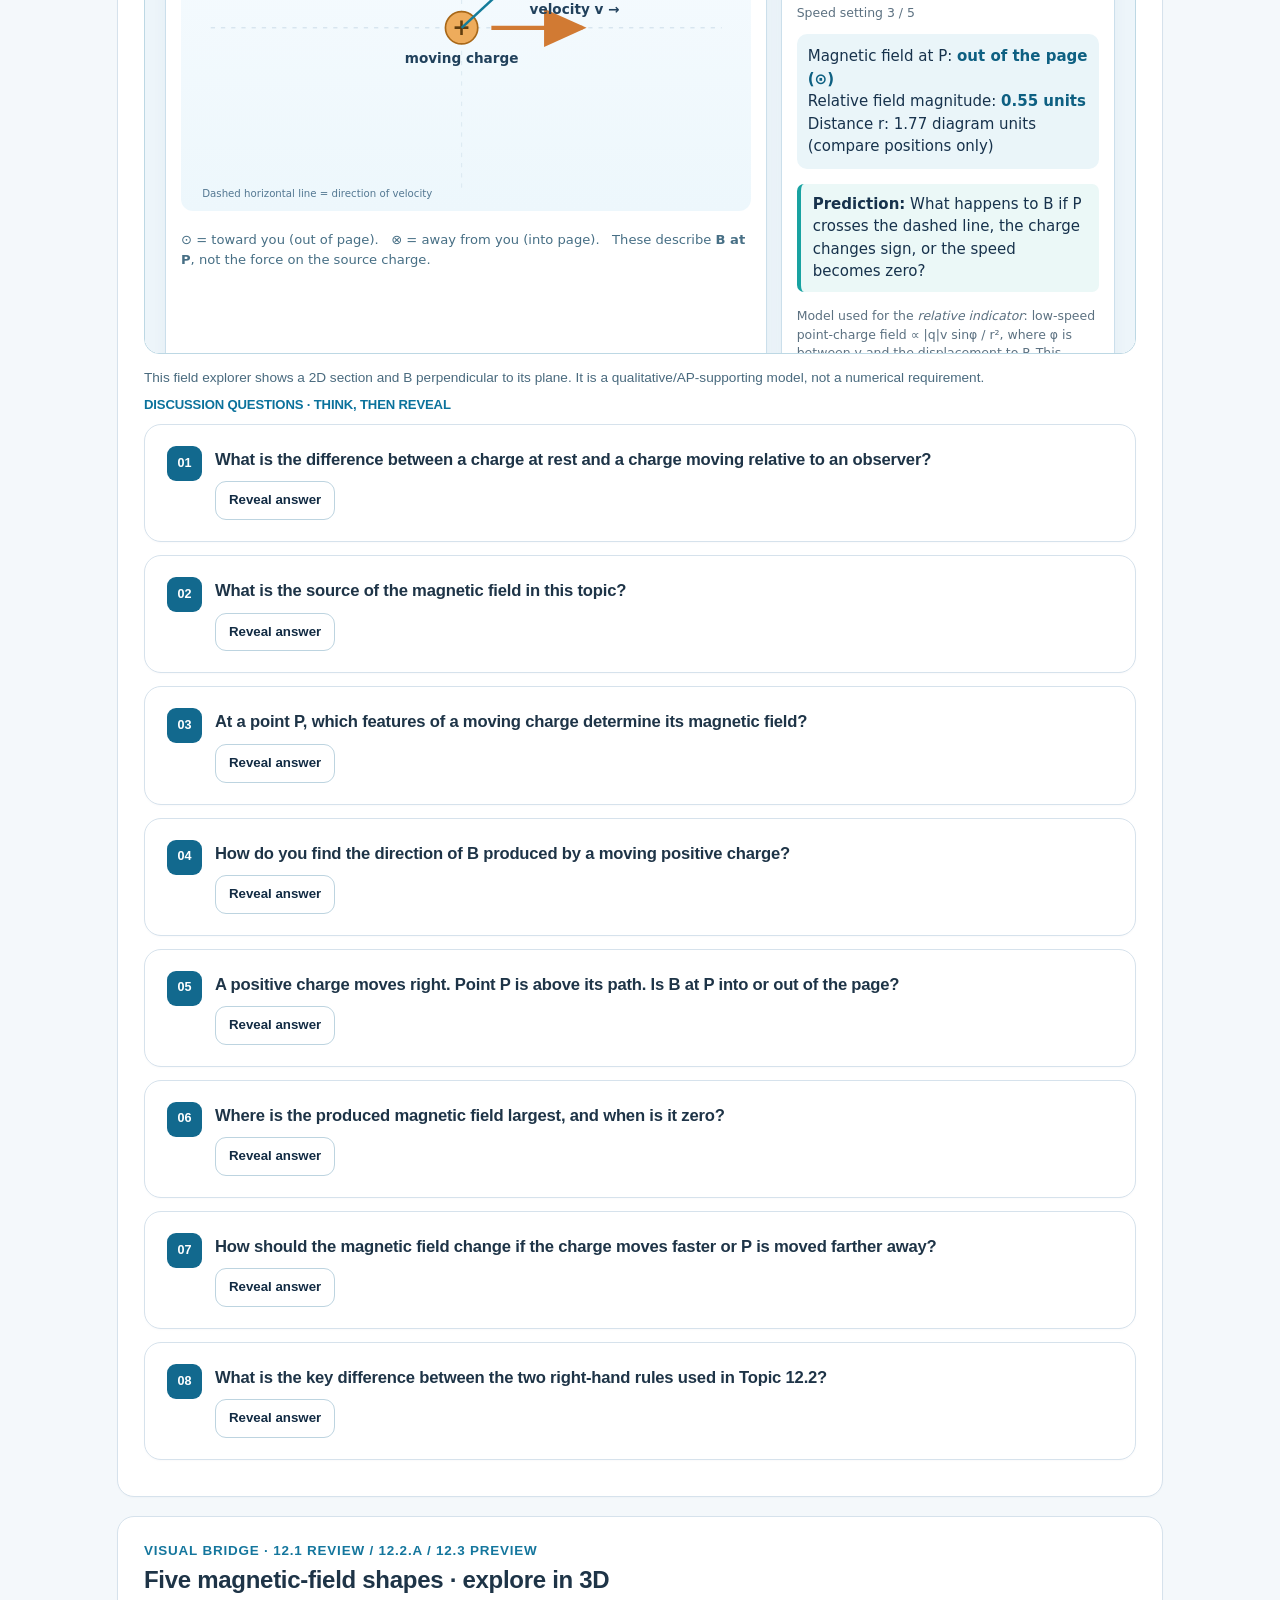
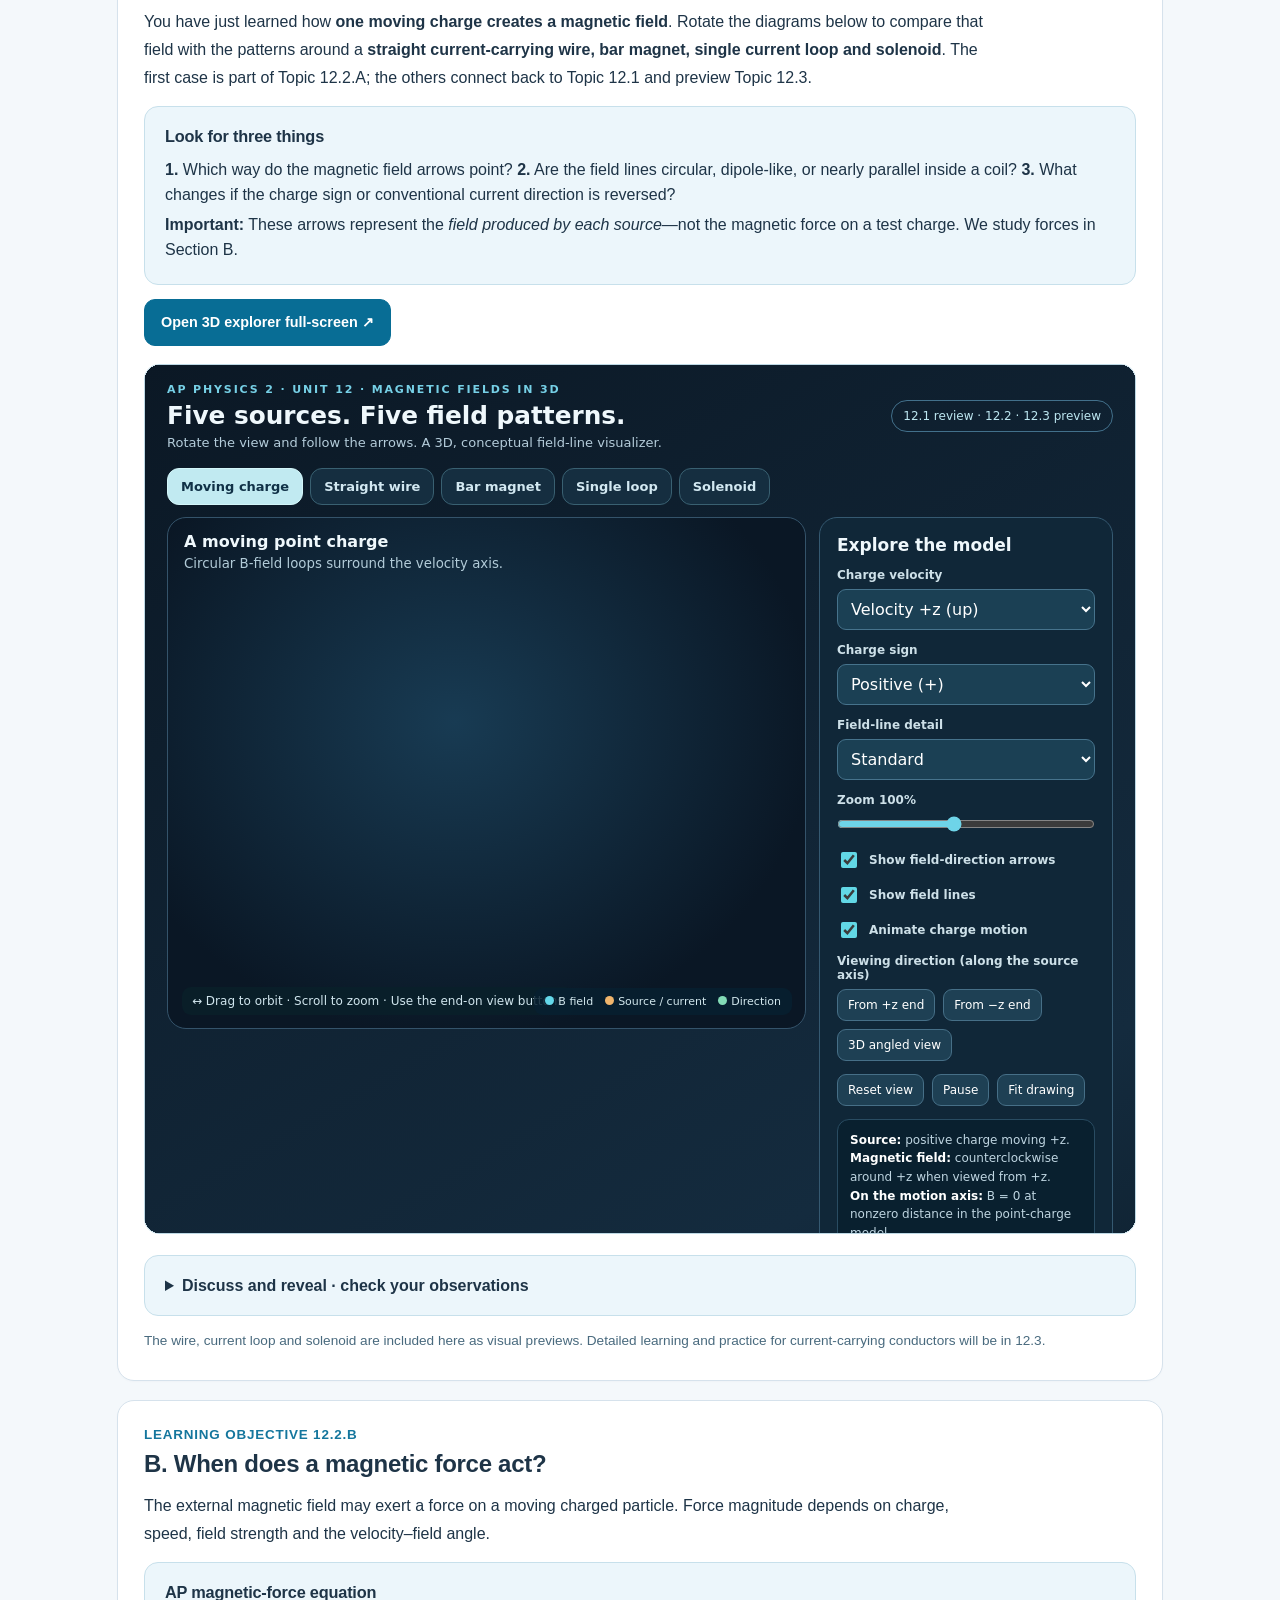
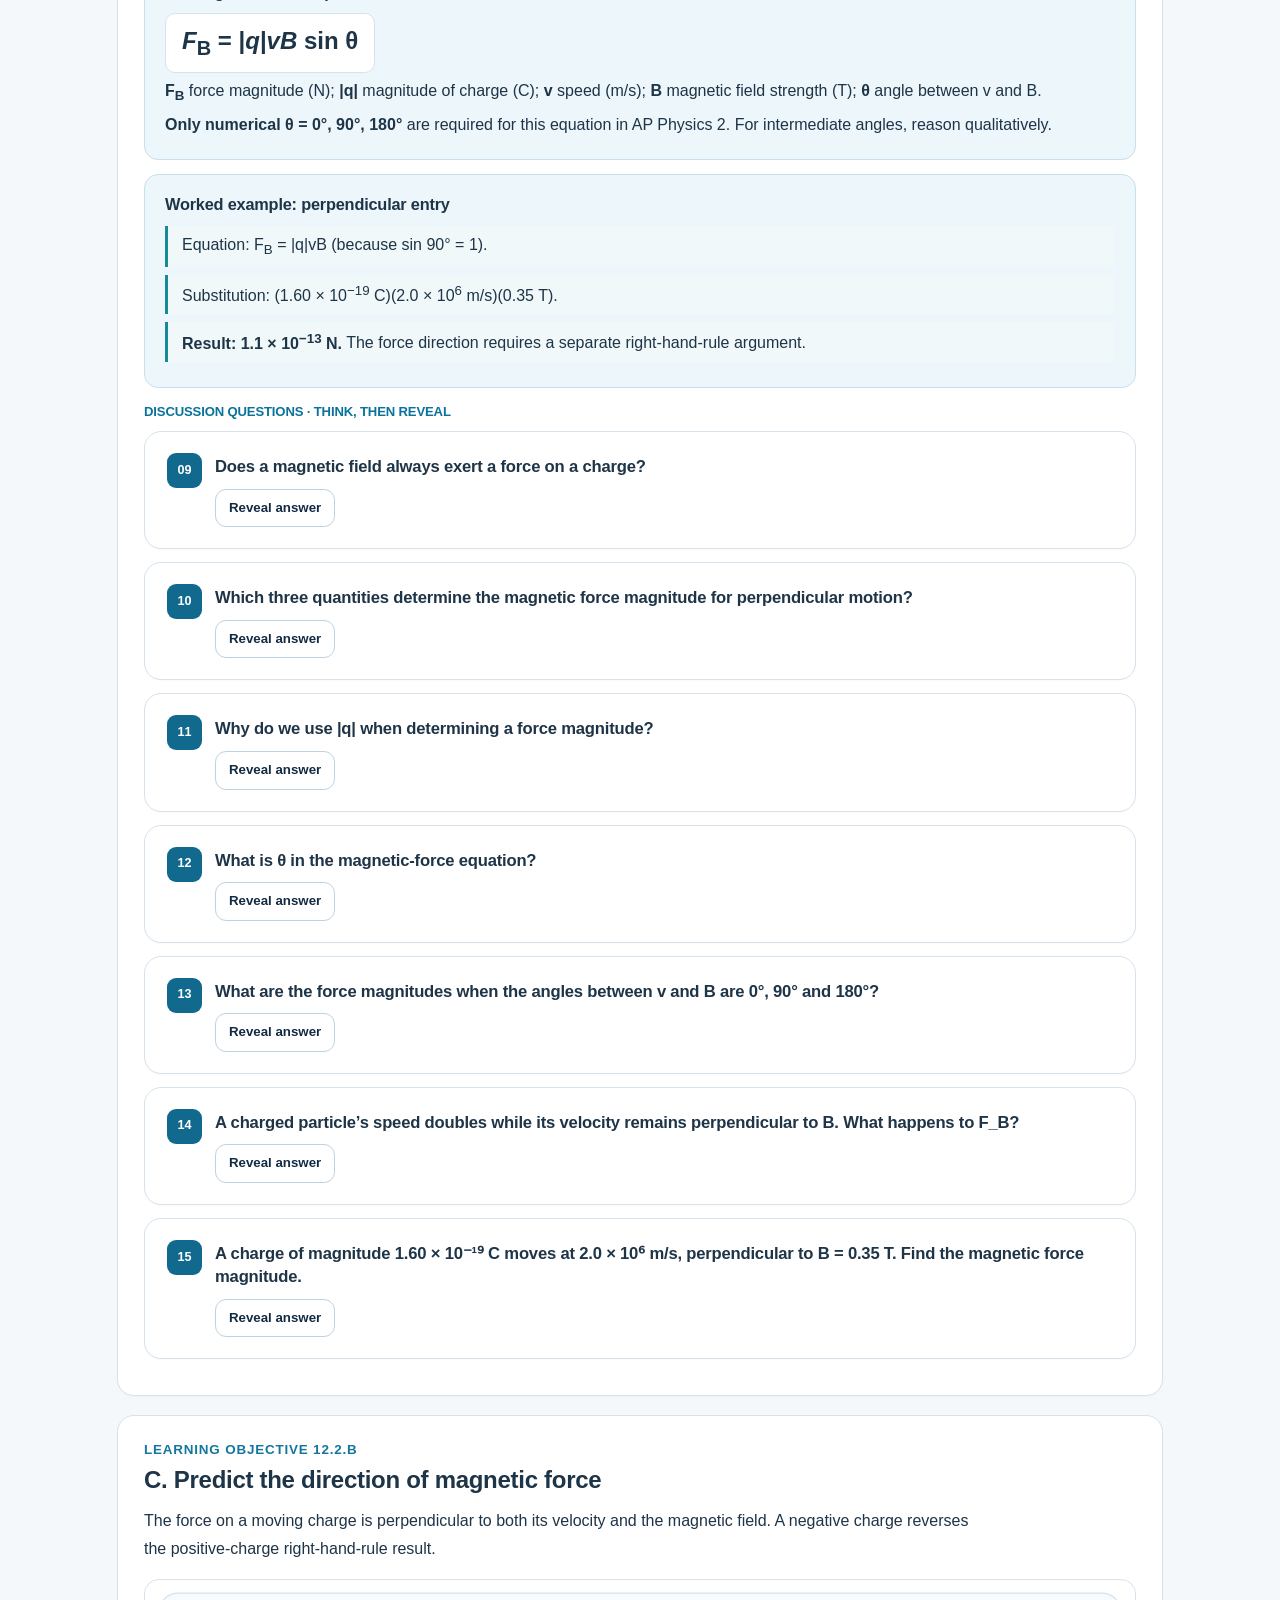
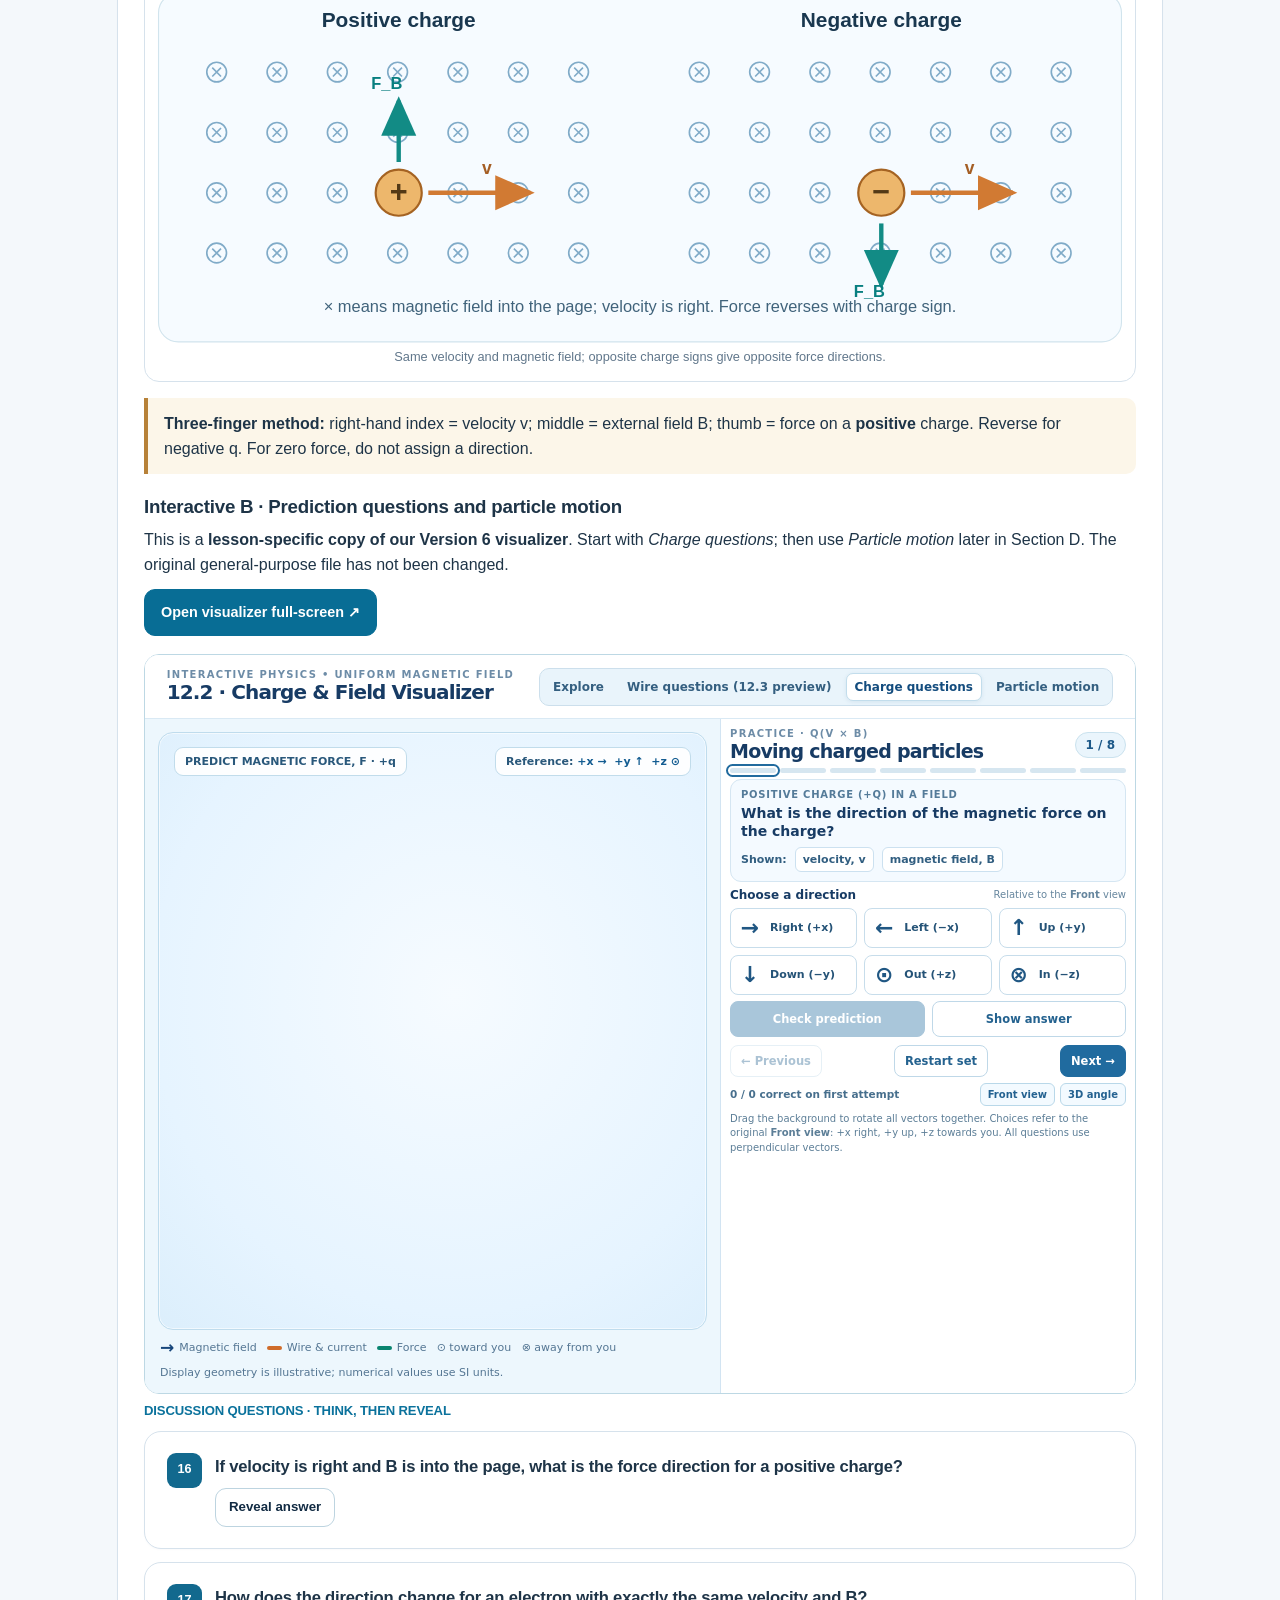
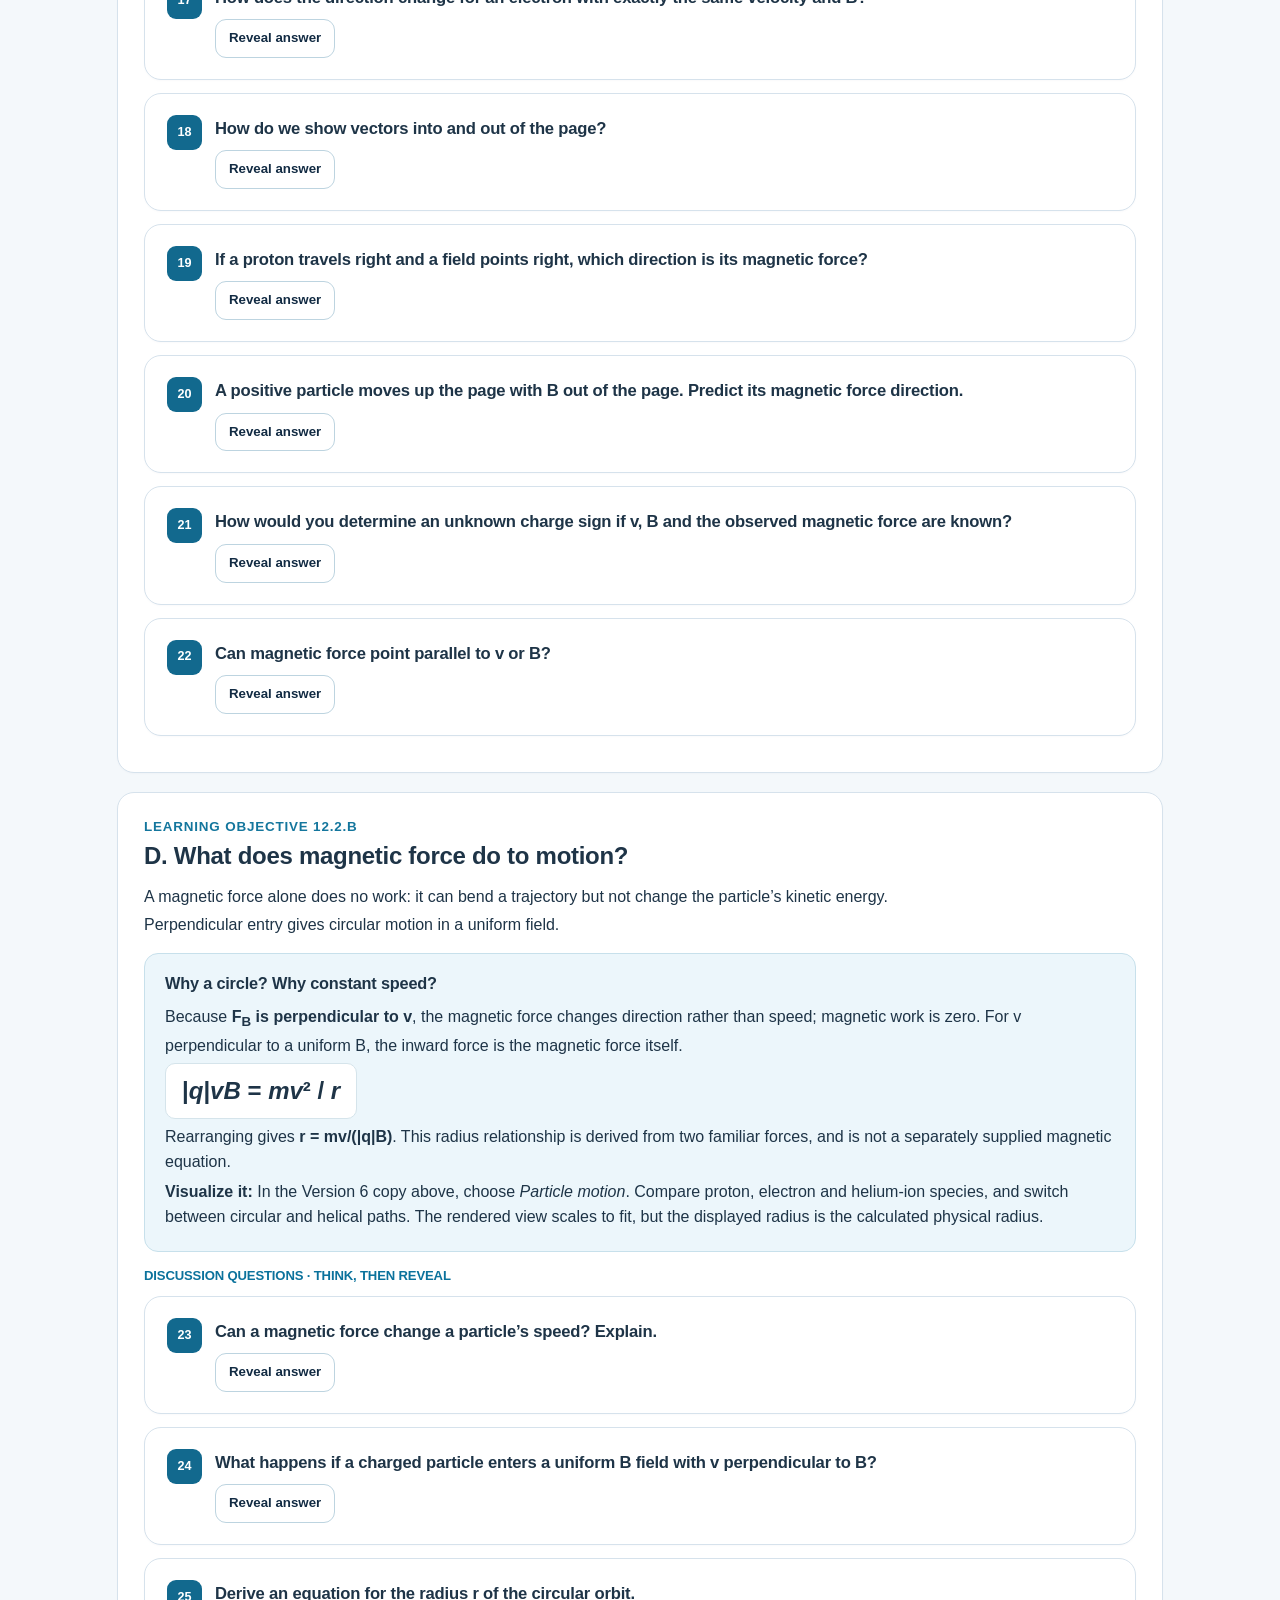
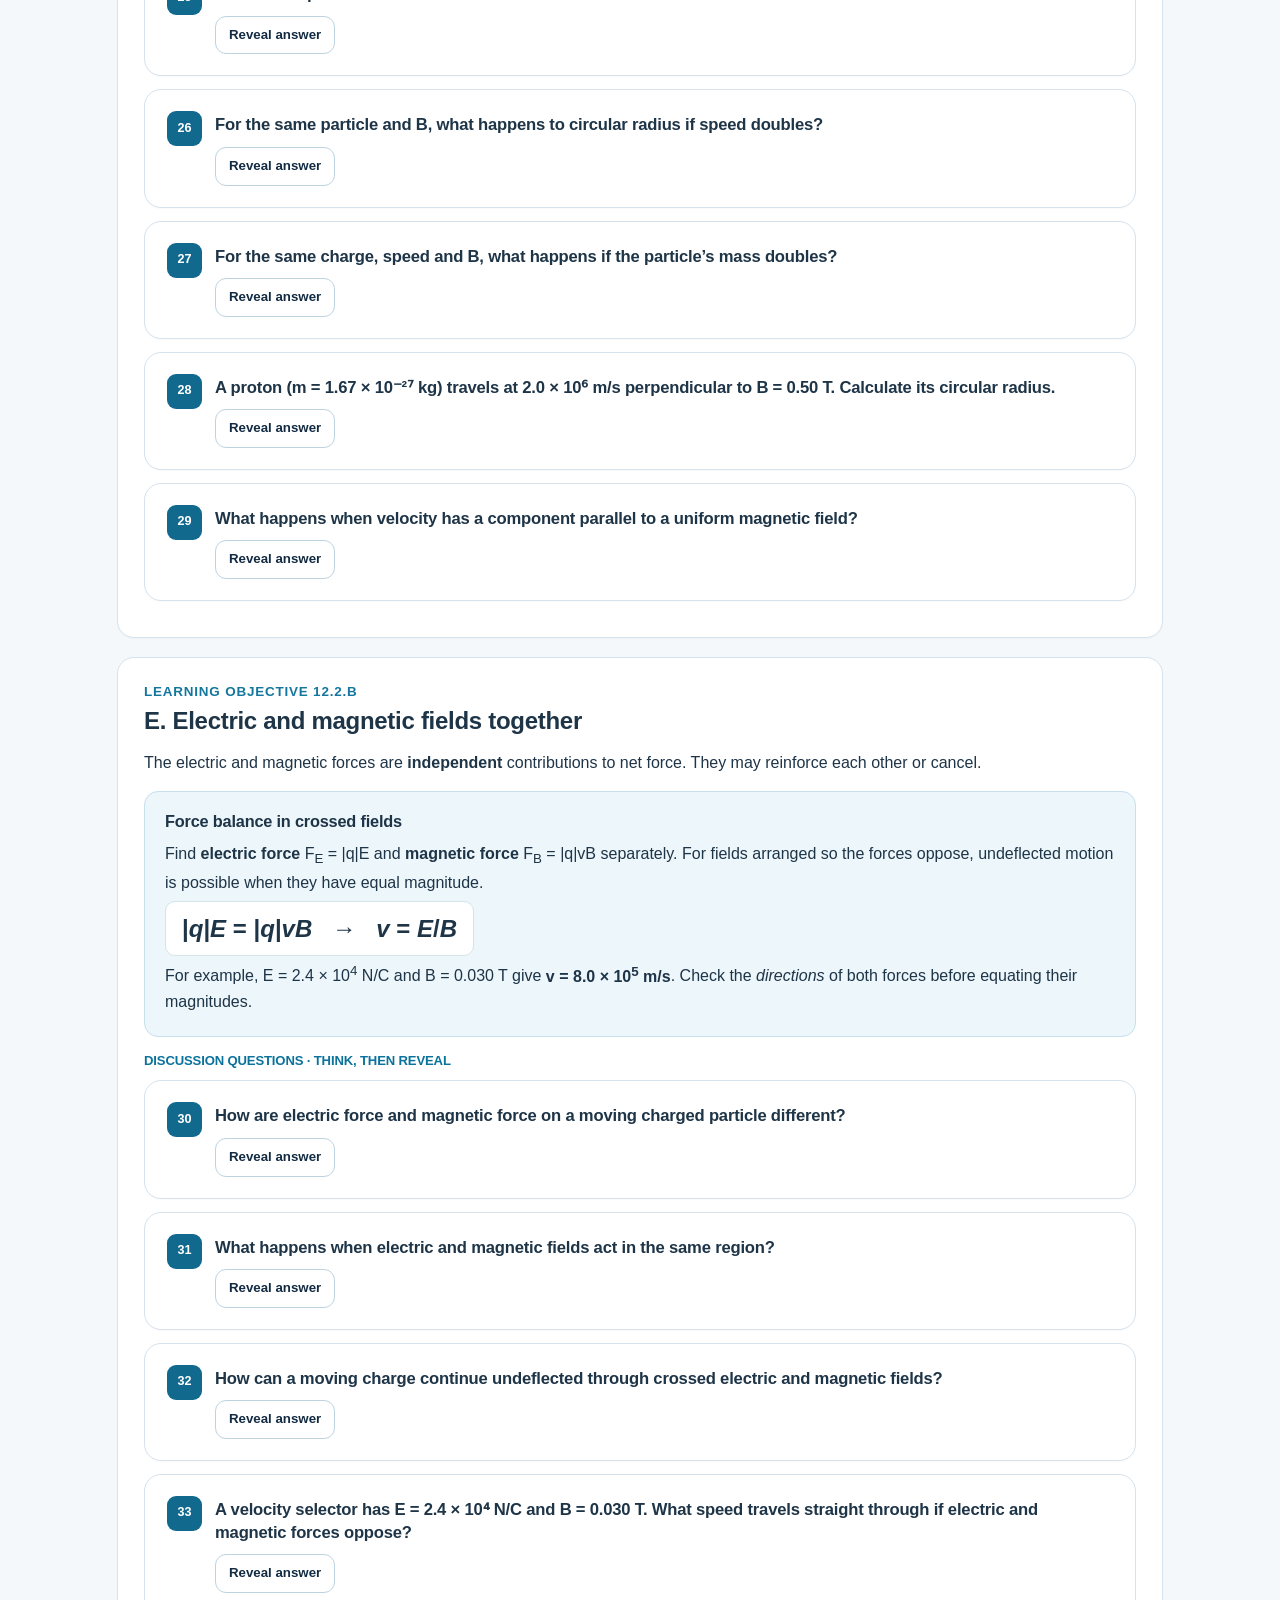
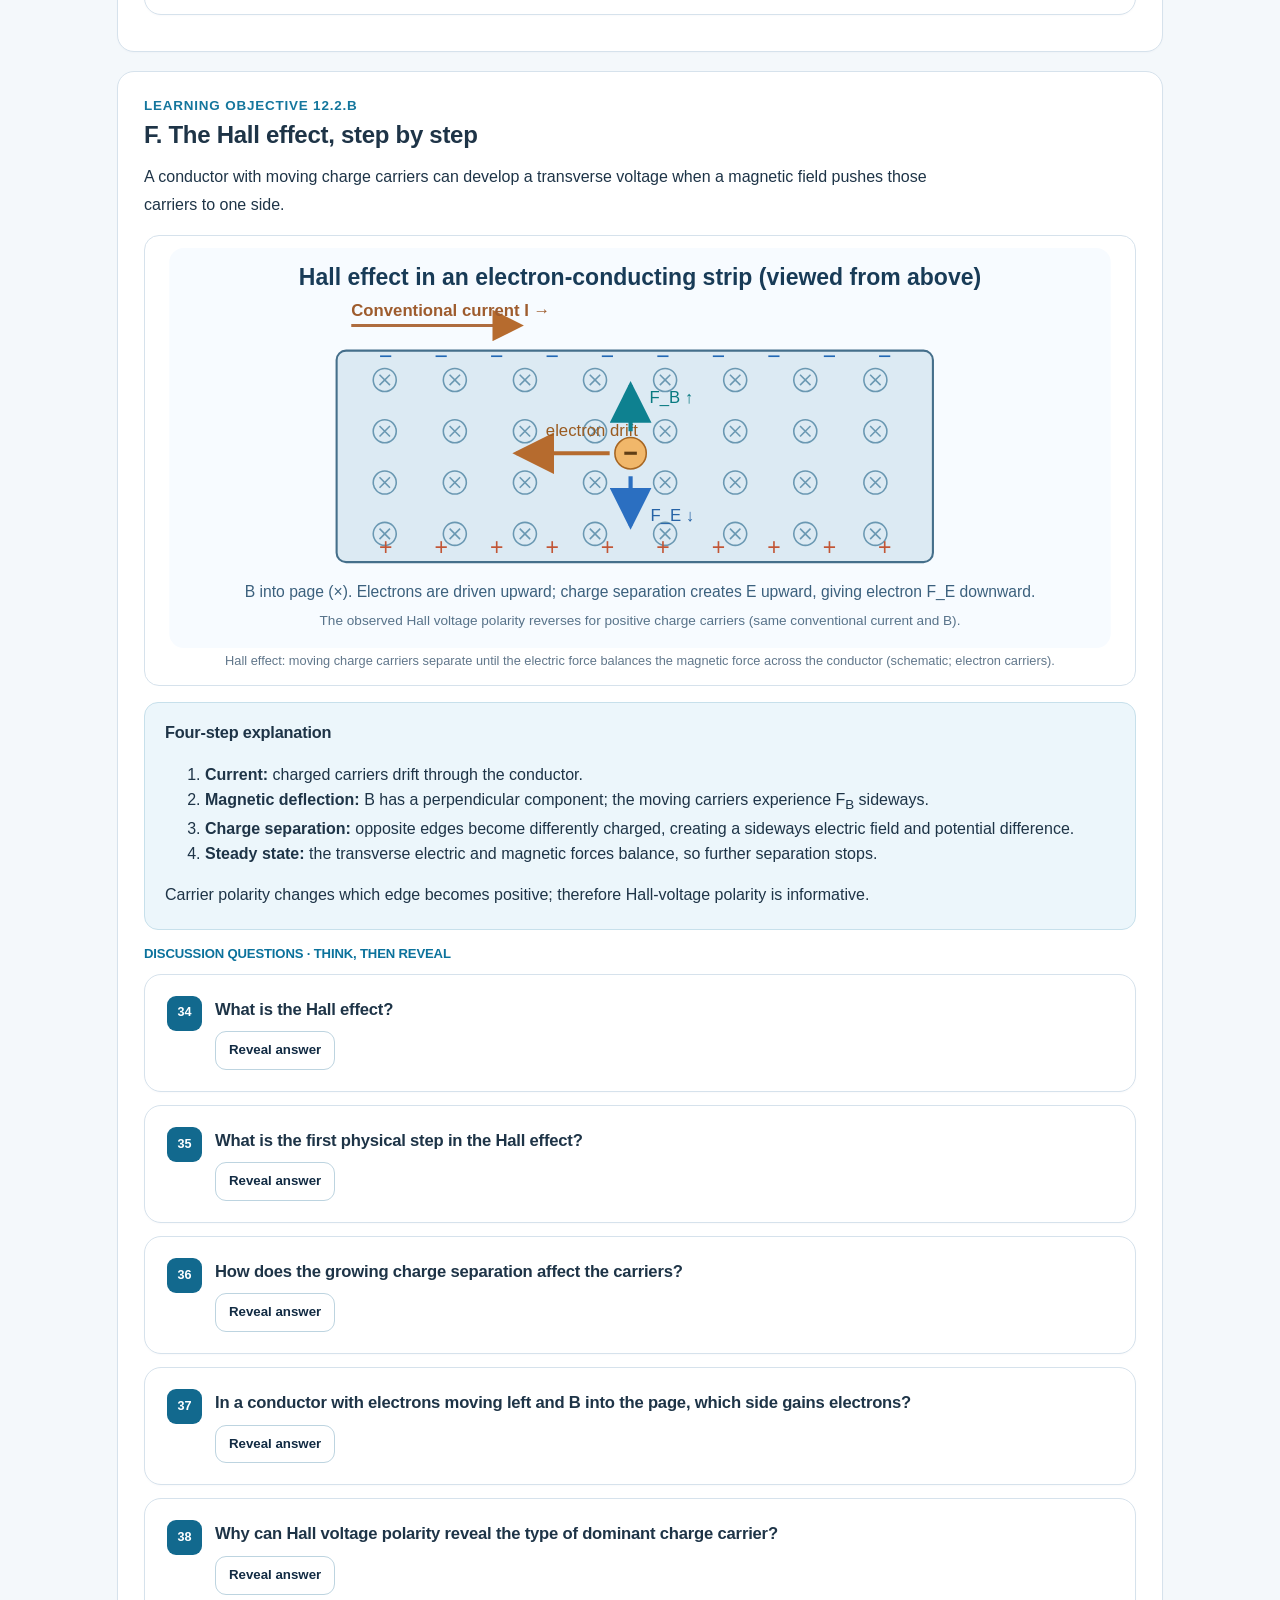
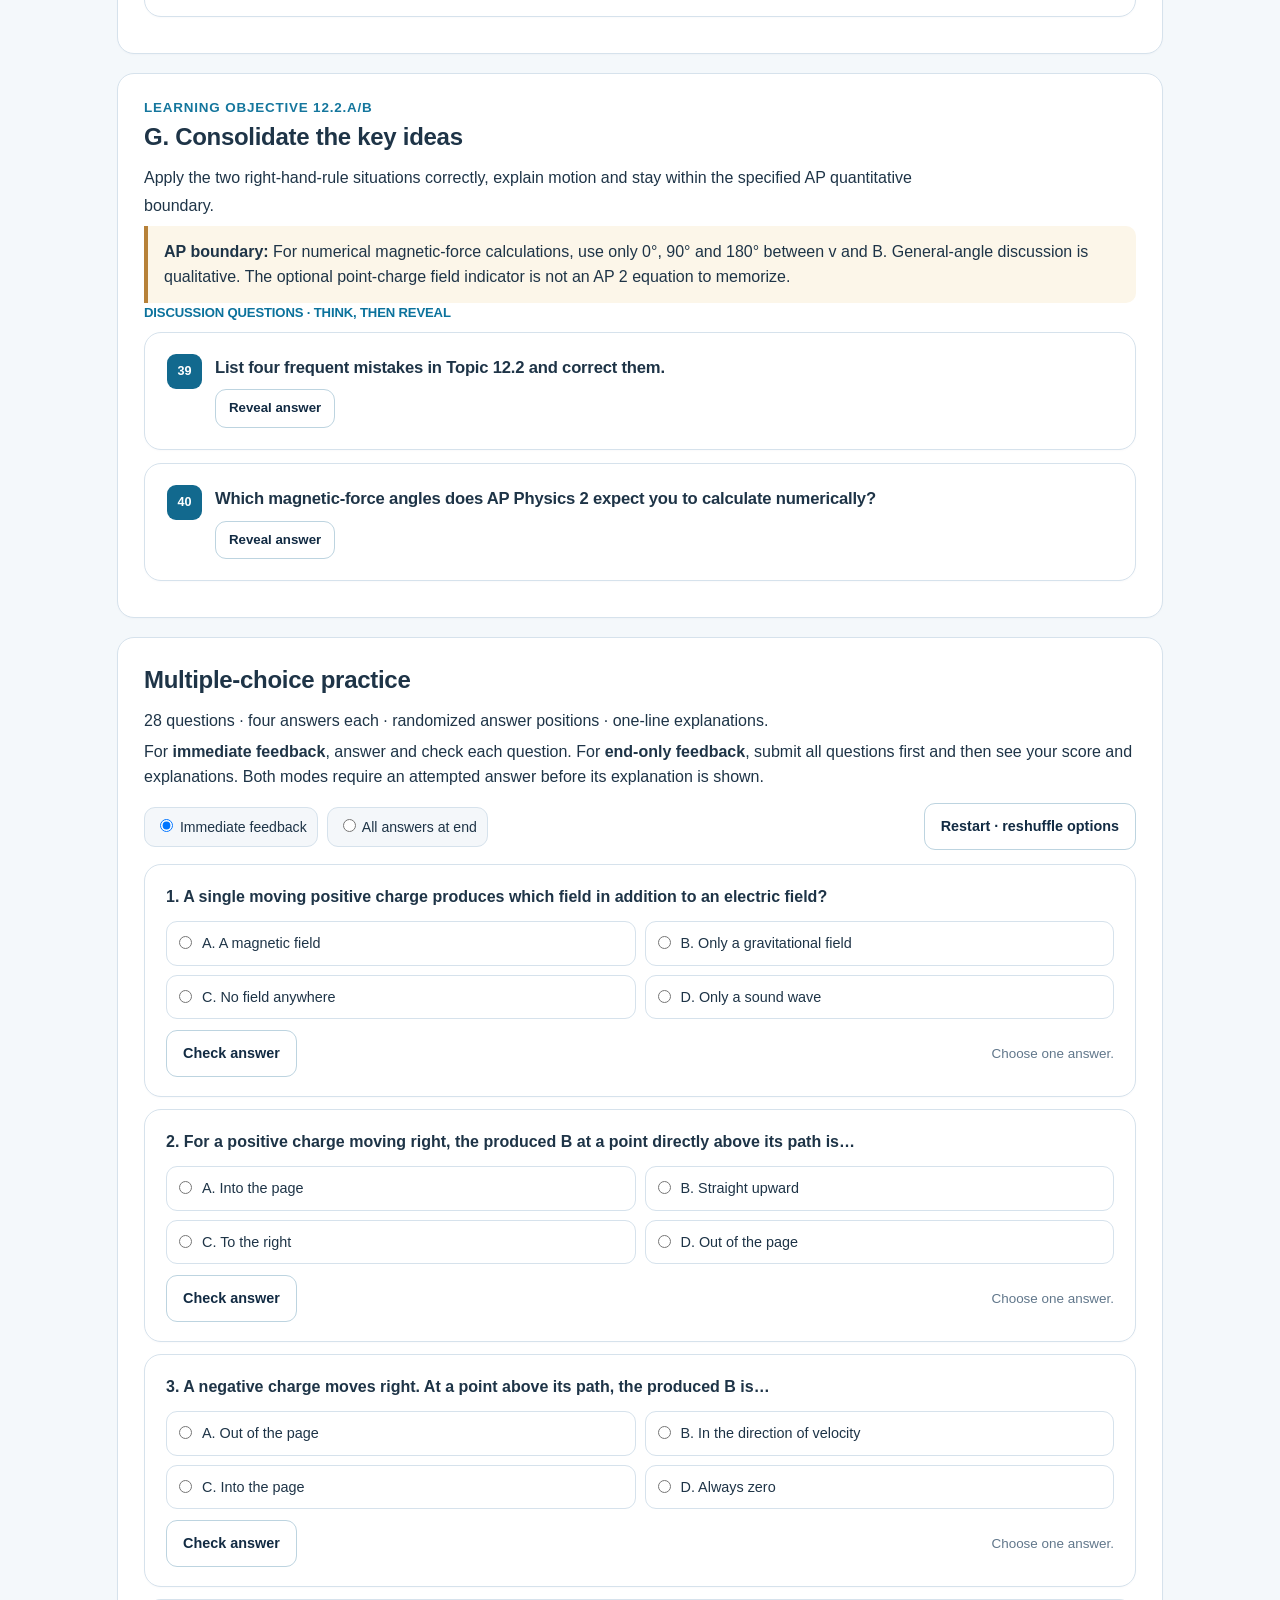
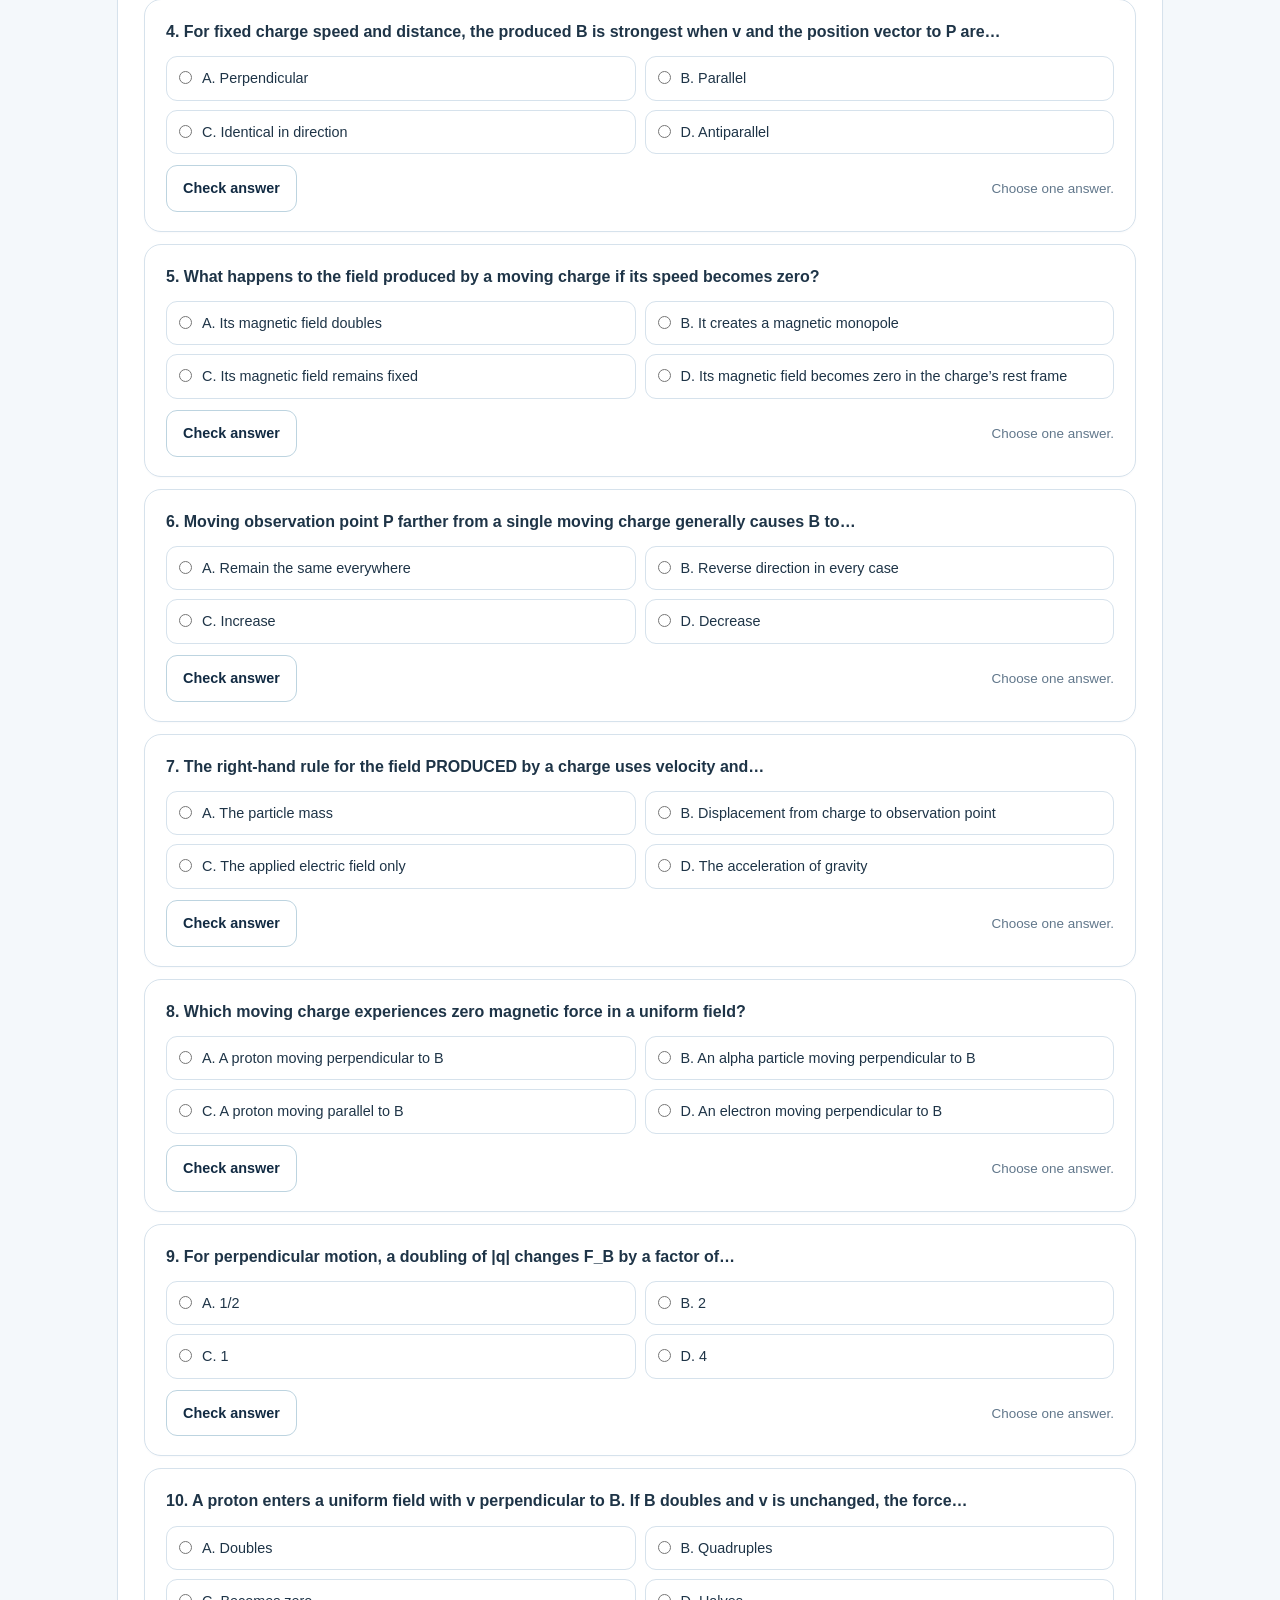
<file: 12.2/index.html>
<!doctype html><html lang="en"><head><meta charset="utf-8"><meta name="viewport" content="width=device-width,initial-scale=1"><meta name="description" content="AP Physics 2 Unit 12 Topic 12.2: Magnetism and Moving Charges"><title>12.2 Magnetism and Moving Charges · AP Physics 2 U12</title><link rel="stylesheet" href="../assets/styles.css"><style>.toc{display:grid;grid-template-columns:repeat(4,1fr);gap:8px;padding:0;list-style:none}.toc a{display:block;padding:9px 10px;border-radius:10px;border:1px solid #cde2e9;background:white;text-decoration:none;font-size:.86rem;font-weight:740;color:#285876}.lesson-lead{font-size:1rem;line-height:1.75;max-width:840px}.concept{background:#ecf6fb;border:1px solid #c7e0eb;border-radius:14px;padding:17px 20px;margin:14px 0}.concept h3{font-size:1.02rem;margin:0 0 7px}.concept p{margin:5px 0}.equation-large{display:inline-block;font-size:1.5rem;background:white;padding:8px 16px;border-radius:10px;border:1px solid #d5e4eb;font-weight:700;white-space:nowrap}.interactive-frame{width:100%;height:650px;border:1px solid #bdd8e4;border-radius:15px;background:white}.interactive-frame.particle{height:740px}.student-note{font-size:.85rem;color:#496a7e}.worked-step{border-left:3px solid #168a99;padding:6px 14px;margin:8px 0;background:#f0f8fa}.concept small{color:#54778c}.qcard .reveal p{line-height:1.68}.section-intro{margin:7px 0 18px;color:#476a7f}.caution{border-left:4px solid #b78138;background:#fcf6e9;padding:13px 16px;border-radius:0 10px 10px 0}.demo-links{display:flex;flex-wrap:wrap;gap:9px;margin:12px 0 18px}@media(max-width:720px){.toc{grid-template-columns:1fr 1fr}.interactive-frame{height:780px}.interactive-frame.particle{height:940px}}@media(max-width:450px){.toc{grid-template-columns:1fr}.interactive-frame.particle{height:1150px}}</style></head><body><main class="page"><nav class="topnav"><a href="../index.html">← AP Physics 2 / Unit 12</a><span class="tag">Student learning hub</span></nav>
<header class="hero"><div class="eyebrow">Topic 12.2 · Guided inquiry &amp; practice</div><h1>Magnetism and<br>Moving Charges</h1><p>First ask what field a moving charge <em>produces</em>. Then investigate the magnetic force it <em>experiences</em>. Discover the geometry, explain the physics, practise and check your reasoning.</p><span class="chip">Field source → force → circular motion → electric + magnetic fields → Hall effect</span></header>
<div class="actionrow"><a class="btn primary" href="12.2_Student_Worksheet.pdf" download>Student worksheet (PDF)</a><a class="btn" href="12.2_One_Page_Summary.pdf" download>One-page summary (PDF)</a><a class="btn" href="#quiz">Multiple-choice practice ↓</a></div>
<section class="panel"><h2>How to use this lesson</h2><p>Work through the sections in order. <strong>Think or discuss before revealing</strong> each answer. You do not need to type any discussion answers. Keep the worksheet beside you for written reasoning and calculations. Try the interactive visualizations before using the final summary.</p><p class="small">College Board learning objectives: <strong>12.2.A</strong> and <strong>12.2.B</strong>. Force calculations use perpendicular, parallel or antiparallel velocity–field configurations. Other angles are qualitative only.</p></section>
<ul class="toc"><li><a href="#section-a">A. Field from a charge</a></li><li><a href="#section-b">B. Force magnitude</a></li><li><a href="#section-c">C. Force direction</a></li><li><a href="#section-d">D. Particle motion</a></li><li><a href="#section-e">E. E and B together</a></li><li><a href="#section-f">F. Hall effect</a></li><li><a href="#section-g">G. Consolidation</a></li><li><a href="#quiz">H. MCQ practice</a></li></ul><section id="section-a" class="panel"><div class="small" style="font-weight:850;color:#14769d;letter-spacing:.06em">LEARNING OBJECTIVE 12.2.A</div><h2>A. Magnetic field produced by a moving charge</h2><p class="lesson-lead">A moving charge is the <strong>source</strong> of a magnetic field. To find B at observation point P, use its velocity and the displacement from the charge to P. This is not the same as asking for the force on that charge.</p><div class="concept"><h3>Do not confuse the two problems</h3><p><strong>Source question:</strong> A charge moves with velocity <em>v</em>. What magnetic field <em>B</em> does it produce at another point P?</p><p><strong>Force question:</strong> A charge enters an <em>external field B</em>. What force <em>F<sub>B</sub></em> acts on it?</p></div><h3>Interactive A · Field made by a moving charge</h3><p>Move P above, below and along the velocity line. Switch charge sign and speed. Predict B first; then check the indicator.</p><div class="demo-links"><a href="moving-charge-field.html" class="btn primary" target="_blank" rel="noopener">Open interactive full-screen ↗</a></div><iframe class="interactive-frame" src="moving-charge-field.html" loading="lazy" title="Magnetic field produced by a moving charge"></iframe><p class="student-note">This field explorer shows a 2D section and B perpendicular to its plane. It is a qualitative/AP-supporting model, not a numerical requirement.</p><h3 class="group-label">Discussion questions · Think, then reveal</h3><article class="qcard"><div class="qtop"><span class="qnumber">01</span><div style="flex:1"><h3>What is the difference between a charge at rest and a charge moving relative to an observer?</h3><button class="btn revealbtn" type="button" aria-expanded="false" aria-controls="answer1" data-answer="answer1">Reveal answer</button><div class="reveal" id="answer1"><p>A stationary charge produces an electric field. A <strong>moving</strong> charge produces a magnetic field as well. Electric and magnetic fields are related; whether a charge is moving depends on the reference frame.</p></div></div></div></article><article class="qcard"><div class="qtop"><span class="qnumber">02</span><div style="flex:1"><h3>What is the source of the magnetic field in this topic?</h3><button class="btn revealbtn" type="button" aria-expanded="false" aria-controls="answer2" data-answer="answer2">Reveal answer</button><div class="reveal" id="answer2"><p>A <strong>single moving charged object</strong> can produce a magnetic field. Later, current in a wire is modeled as many moving charges.</p></div></div></div></article><article class="qcard"><div class="qtop"><span class="qnumber">03</span><div style="flex:1"><h3>At a point P, which features of a moving charge determine its magnetic field?</h3><button class="btn revealbtn" type="button" aria-expanded="false" aria-controls="answer3" data-answer="answer3">Reveal answer</button><div class="reveal" id="answer3"><p>The magnetic field depends on the <strong>velocity</strong> of the charged object, its <strong>charge sign and magnitude</strong>, and the <strong>distance and direction</strong> from the charge to point P. Direction matters as well as speed.</p></div></div></div></article><article class="qcard"><div class="qtop"><span class="qnumber">04</span><div style="flex:1"><h3>How do you find the direction of B produced by a moving positive charge?</h3><button class="btn revealbtn" type="button" aria-expanded="false" aria-controls="answer4" data-answer="answer4">Reveal answer</button><div class="reveal" id="answer4"><p>Point your right-hand index finger along the charge’s <strong>velocity</strong>, and your middle finger along the displacement <strong>from charge to observation point P</strong>. Your thumb gives the direction of <strong>B at P</strong> for a <strong>positive</strong> charge. For a negative source charge reverse the direction. (An equivalent curl method is acceptable.)</p></div></div></div></article><article class="qcard"><div class="qtop"><span class="qnumber">05</span><div style="flex:1"><h3>A positive charge moves right. Point P is above its path. Is B at P into or out of the page?</h3><button class="btn revealbtn" type="button" aria-expanded="false" aria-controls="answer5" data-answer="answer5">Reveal answer</button><div class="reveal" id="answer5"><p><strong>Out of the page (⊙)</strong>. Velocity is right (+x), displacement toward P has an upward component (+y), and the right-hand-rule direction is +z. For a negative charge it is into the page (⊗).</p></div></div></div></article><article class="qcard"><div class="qtop"><span class="qnumber">06</span><div style="flex:1"><h3>Where is the produced magnetic field largest, and when is it zero?</h3><button class="btn revealbtn" type="button" aria-expanded="false" aria-controls="answer6" data-answer="answer6">Reveal answer</button><div class="reveal" id="answer6"><p>For fixed charge magnitude, speed and distance, the field is <strong>largest when the velocity and the displacement to P are perpendicular</strong>. It is <strong>zero when they are parallel or antiparallel</strong> in the point-charge model.</p></div></div></div></article><article class="qcard"><div class="qtop"><span class="qnumber">07</span><div style="flex:1"><h3>How should the magnetic field change if the charge moves faster or P is moved farther away?</h3><button class="btn revealbtn" type="button" aria-expanded="false" aria-controls="answer7" data-answer="answer7">Reveal answer</button><div class="reveal" id="answer7"><p>Increasing the charge’s speed strengthens the field at a fixed appropriately oriented point. Increasing the distance weakens it. In AP 2, reason about these changes <strong>qualitatively</strong>; a numerical point-charge field equation is not on the AP Physics 2 sheet.</p></div></div></div></article><article class="qcard"><div class="qtop"><span class="qnumber">08</span><div style="flex:1"><h3>What is the key difference between the two right-hand rules used in Topic 12.2?</h3><button class="btn revealbtn" type="button" aria-expanded="false" aria-controls="answer8" data-answer="answer8">Reveal answer</button><div class="reveal" id="answer8"><p><strong>Field produced by a charge:</strong> use velocity and the displacement <em>to the observation point</em> to predict B. <strong>Force on a charge:</strong> use velocity and the <em>external magnetic field</em> to predict F<sub>B</sub>. These are distinct questions and distinct vector pairs.</p></div></div></div></article></section>
<section id="field-shapes" class="panel">
  <div class="small" style="font-weight:850;color:#14769d;letter-spacing:.06em">VISUAL BRIDGE · 12.1 REVIEW / 12.2.A / 12.3 PREVIEW</div>
  <h2>Five magnetic-field shapes · explore in 3D</h2>
  <p class="lesson-lead">You have just learned how <strong>one moving charge creates a magnetic field</strong>. Rotate the diagrams below to compare that field with the patterns around a <strong>straight current-carrying wire, bar magnet, single current loop and solenoid</strong>. The first case is part of Topic 12.2.A; the others connect back to Topic 12.1 and preview Topic 12.3.</p>
  <div class="concept"><h3>Look for three things</h3>
  <p><strong>1.</strong> Which way do the magnetic field arrows point? <strong>2.</strong> Are the field lines circular, dipole-like, or nearly parallel inside a coil? <strong>3.</strong> What changes if the charge sign or conventional current direction is reversed?</p>
  <p><strong>Important:</strong> These arrows represent the <em>field produced by each source</em>—not the magnetic force on a test charge. We study forces in Section B.</p></div>
  <div class="demo-links"><a href="field-shapes-3d.html" target="_blank" rel="noopener" class="btn primary">Open 3D explorer full-screen ↗</a></div>
  <iframe class="interactive-frame" style="height:870px" src="field-shapes-3d.html" loading="lazy" title="3D magnetic field visualizer: moving charge, wire, magnet, loop and solenoid"></iframe>
  <details class="concept"><summary><strong>Discuss and reveal · check your observations</strong></summary><p><strong>Moving positive charge along +z:</strong> B circulates counterclockwise as viewed from +z; changing the charge to negative reverses B if velocity is unchanged.</p><p><strong>Straight wire:</strong> circular field lines surround the conventional current direction, reversing when the current reverses.</p><p><strong>Bar magnet:</strong> field lines point N→S outside and S→N inside.</p><p><strong>Loop and solenoid:</strong> use the current-direction right-hand rule; the magnetic field points along the axis through the centre. Solenoid field lines are approximately parallel inside its central region.</p></details>
  <p class="student-note">The wire, current loop and solenoid are included here as visual previews. Detailed learning and practice for current-carrying conductors will be in 12.3.</p>
</section><section id="section-b" class="panel"><div class="small" style="font-weight:850;color:#14769d;letter-spacing:.06em">LEARNING OBJECTIVE 12.2.B</div><h2>B. When does a magnetic force act?</h2><p class="lesson-lead">The external magnetic field may exert a force on a moving charged particle. Force magnitude depends on charge, speed, field strength and the velocity–field angle.</p><div class="concept"><h3>AP magnetic-force equation</h3><div class="equation-large"><i>F</i><sub>B</sub> = |<i>q</i>|<i>vB</i> sin θ</div><p><strong>F<sub>B</sub></strong> force magnitude (N); <strong>|q|</strong> magnitude of charge (C); <strong>v</strong> speed (m/s); <strong>B</strong> magnetic field strength (T); <strong>θ</strong> angle between v and B.</p><p><strong>Only numerical θ = 0°, 90°, 180°</strong> are required for this equation in AP Physics 2. For intermediate angles, reason qualitatively.</p></div><div class="concept"><h3>Worked example: perpendicular entry</h3><div class="worked-step">Equation: F<sub>B</sub> = |q|vB (because sin 90° = 1).</div><div class="worked-step">Substitution: (1.60 × 10<sup>−19</sup> C)(2.0 × 10<sup>6</sup> m/s)(0.35 T).</div><div class="worked-step"><strong>Result: 1.1 × 10<sup>−13</sup> N.</strong> The force direction requires a separate right-hand-rule argument.</div></div><h3 class="group-label">Discussion questions · Think, then reveal</h3><article class="qcard"><div class="qtop"><span class="qnumber">09</span><div style="flex:1"><h3>Does a magnetic field always exert a force on a charge?</h3><button class="btn revealbtn" type="button" aria-expanded="false" aria-controls="answer9" data-answer="answer9">Reveal answer</button><div class="reveal" id="answer9"><p><strong>No.</strong> A stationary charge has no magnetic force. A moving charge has no magnetic force if its velocity is parallel or antiparallel to the magnetic field. Otherwise, a magnetic force can act.</p></div></div></div></article><article class="qcard"><div class="qtop"><span class="qnumber">10</span><div style="flex:1"><h3>Which three quantities determine the magnetic force magnitude for perpendicular motion?</h3><button class="btn revealbtn" type="button" aria-expanded="false" aria-controls="answer10" data-answer="answer10">Reveal answer</button><div class="reveal" id="answer10"><p>For v perpendicular to B, the magnetic force magnitude is <strong>F<sub>B</sub> = |q|vB</strong>: charge magnitude, speed and magnetic field magnitude. F<sub>B</sub> is measured in newtons (N).</p></div></div></div></article><article class="qcard"><div class="qtop"><span class="qnumber">11</span><div style="flex:1"><h3>Why do we use |q| when determining a force magnitude?</h3><button class="btn revealbtn" type="button" aria-expanded="false" aria-controls="answer11" data-answer="answer11">Reveal answer</button><div class="reveal" id="answer11"><p>Force <strong>magnitude</strong> must be nonnegative. The <strong>sign</strong> of q changes force <em>direction</em>, not the magnitude when |q|, v and B are unchanged. The AP sheet writes F<sub>B</sub> = qvB sinθ; for magnitude, interpret q as charge magnitude.</p></div></div></div></article><article class="qcard"><div class="qtop"><span class="qnumber">12</span><div style="flex:1"><h3>What is θ in the magnetic-force equation?</h3><button class="btn revealbtn" type="button" aria-expanded="false" aria-controls="answer12" data-answer="answer12">Reveal answer</button><div class="reveal" id="answer12"><p>θ is the angle <strong>between the particle’s velocity vector and the magnetic field vector</strong>. It is not the angle between force and field. The expression is F<sub>B</sub> = |q|vB sinθ.</p></div></div></div></article><article class="qcard"><div class="qtop"><span class="qnumber">13</span><div style="flex:1"><h3>What are the force magnitudes when the angles between v and B are 0°, 90° and 180°?</h3><button class="btn revealbtn" type="button" aria-expanded="false" aria-controls="answer13" data-answer="answer13">Reveal answer</button><div class="reveal" id="answer13"><p>At <strong>0° or 180°</strong>, sinθ = 0, so the magnetic force is zero. At <strong>90°</strong>, sinθ = 1, so it is maximal: F<sub>B</sub> = |q|vB. These are the quantitative angle cases required in AP Physics 2.</p></div></div></div></article><article class="qcard"><div class="qtop"><span class="qnumber">14</span><div style="flex:1"><h3>A charged particle’s speed doubles while its velocity remains perpendicular to B. What happens to F_B?</h3><button class="btn revealbtn" type="button" aria-expanded="false" aria-controls="answer14" data-answer="answer14">Reveal answer</button><div class="reveal" id="answer14"><p>The force magnitude <strong>doubles</strong>, provided the charge magnitude and field strength remain unchanged. F<sub>B</sub> ∝ v for perpendicular motion.</p></div></div></div></article><article class="qcard"><div class="qtop"><span class="qnumber">15</span><div style="flex:1"><h3>A charge of magnitude 1.60 × 10⁻¹⁹ C moves at 2.0 × 10⁶ m/s, perpendicular to B = 0.35 T. Find the magnetic force magnitude.</h3><button class="btn revealbtn" type="button" aria-expanded="false" aria-controls="answer15" data-answer="answer15">Reveal answer</button><div class="reveal" id="answer15"><p><strong>Equation:</strong> F<sub>B</sub> = |q|vB. <strong>Substitute:</strong> (1.60 × 10⁻¹⁹ C)(2.0 × 10⁶ m/s)(0.35 T). <strong>Answer:</strong> 1.1 × 10⁻¹³ N (two significant figures).</p></div></div></div></article></section><section id="section-c" class="panel"><div class="small" style="font-weight:850;color:#14769d;letter-spacing:.06em">LEARNING OBJECTIVE 12.2.B</div><h2>C. Predict the direction of magnetic force</h2><p class="lesson-lead">The force on a moving charge is perpendicular to both its velocity and the magnetic field. A negative charge reverses the positive-charge right-hand-rule result.</p><figure class="figure"><img src="../assets/force_positive_negative.svg" loading="lazy" alt="Positive and negative charges moving to the right in a magnetic field into the page; positive force upward, negative downward"><figcaption>Same velocity and magnetic field; opposite charge signs give opposite force directions.</figcaption></figure><div class="caution"><strong>Three-finger method:</strong> right-hand index = velocity v; middle = external field B; thumb = force on a <strong>positive</strong> charge. Reverse for negative q. For zero force, do not assign a direction.</div><h3 style="margin:18px 0 6px">Interactive B · Prediction questions and particle motion</h3><p>This is a <strong>lesson-specific copy of our Version 6 visualizer</strong>. Start with <em>Charge questions</em>; then use <em>Particle motion</em> later in Section D. The original general-purpose file has not been changed.</p><div class="demo-links"><a class="btn primary" href="visualizer.html" target="_blank" rel="noopener">Open visualizer full-screen ↗</a></div><iframe class="interactive-frame particle" src="visualizer.html" loading="lazy" title="Charged-particle force and motion visualizer based on Version 6"></iframe><h3 class="group-label">Discussion questions · Think, then reveal</h3><article class="qcard"><div class="qtop"><span class="qnumber">16</span><div style="flex:1"><h3>If velocity is right and B is into the page, what is the force direction for a positive charge?</h3><button class="btn revealbtn" type="button" aria-expanded="false" aria-controls="answer16" data-answer="answer16">Reveal answer</button><div class="reveal" id="answer16"><p><strong>Up the page.</strong> Set index along v (right), middle along B (into page), thumb points upward for positive q.</p><div class="mini-fig"><img src="../assets/force_positive_negative.svg" alt="Physics diagram supporting this answer" loading="lazy"></div></div></div></div></article><article class="qcard"><div class="qtop"><span class="qnumber">17</span><div style="flex:1"><h3>How does the direction change for an electron with exactly the same velocity and B?</h3><button class="btn revealbtn" type="button" aria-expanded="false" aria-controls="answer17" data-answer="answer17">Reveal answer</button><div class="reveal" id="answer17"><p><strong>Down the page.</strong> Apply the right-hand rule for a positive test charge and reverse the answer for the electron’s negative charge.</p></div></div></div></article><article class="qcard"><div class="qtop"><span class="qnumber">18</span><div style="flex:1"><h3>How do we show vectors into and out of the page?</h3><button class="btn revealbtn" type="button" aria-expanded="false" aria-controls="answer18" data-answer="answer18">Reveal answer</button><div class="reveal" id="answer18"><p><strong>⊗ or ×</strong> means into the page (the tail of an arrow). <strong>⊙ or •</strong> means out of the page (the arrow tip approaching you). Use the markings consistently.</p></div></div></div></article><article class="qcard"><div class="qtop"><span class="qnumber">19</span><div style="flex:1"><h3>If a proton travels right and a field points right, which direction is its magnetic force?</h3><button class="btn revealbtn" type="button" aria-expanded="false" aria-controls="answer19" data-answer="answer19">Reveal answer</button><div class="reveal" id="answer19"><p>There is <strong>no magnetic force</strong>, because v and B are parallel. Do not assign a force direction when its magnitude is zero.</p></div></div></div></article><article class="qcard"><div class="qtop"><span class="qnumber">20</span><div style="flex:1"><h3>A positive particle moves up the page with B out of the page. Predict its magnetic force direction.</h3><button class="btn revealbtn" type="button" aria-expanded="false" aria-controls="answer20" data-answer="answer20">Reveal answer</button><div class="reveal" id="answer20"><p><strong>Right</strong> (+x): up (+y) crossed with out of page (+z) is right (+x). A negative charge reverses this.</p></div></div></div></article><article class="qcard"><div class="qtop"><span class="qnumber">21</span><div style="flex:1"><h3>How would you determine an unknown charge sign if v, B and the observed magnetic force are known?</h3><button class="btn revealbtn" type="button" aria-expanded="false" aria-controls="answer21" data-answer="answer21">Reveal answer</button><div class="reveal" id="answer21"><p>Find the right-hand-rule direction for a <strong>hypothetical positive charge</strong>. If the measured force agrees, the charge is positive; if it is opposite, negative. Confirm the force is nonzero.</p></div></div></div></article><article class="qcard"><div class="qtop"><span class="qnumber">22</span><div style="flex:1"><h3>Can magnetic force point parallel to v or B?</h3><button class="btn revealbtn" type="button" aria-expanded="false" aria-controls="answer22" data-answer="answer22">Reveal answer</button><div class="reveal" id="answer22"><p><strong>No.</strong> Whenever a nonzero magnetic force exists, it is perpendicular to both v and B. The force is not normally along the magnetic field lines.</p></div></div></div></article></section><section id="section-d" class="panel"><div class="small" style="font-weight:850;color:#14769d;letter-spacing:.06em">LEARNING OBJECTIVE 12.2.B</div><h2>D. What does magnetic force do to motion?</h2><p class="lesson-lead">A magnetic force alone does no work: it can bend a trajectory but not change the particle’s kinetic energy. Perpendicular entry gives circular motion in a uniform field.</p><div class="concept"><h3>Why a circle? Why constant speed?</h3><p>Because <strong>F<sub>B</sub> is perpendicular to v</strong>, the magnetic force changes direction rather than speed; magnetic work is zero. For v perpendicular to a uniform B, the inward force is the magnetic force itself.</p><div class="equation-large">|<i>q</i>|<i>vB</i> = <i>mv</i>² / <i>r</i></div><p>Rearranging gives <strong>r = mv/(|q|B)</strong>. This radius relationship is derived from two familiar forces, and is not a separately supplied magnetic equation.</p><p><strong>Visualize it:</strong> In the Version 6 copy above, choose <em>Particle motion</em>. Compare proton, electron and helium-ion species, and switch between circular and helical paths. The rendered view scales to fit, but the displayed radius is the calculated physical radius.</p></div><h3 class="group-label">Discussion questions · Think, then reveal</h3><article class="qcard"><div class="qtop"><span class="qnumber">23</span><div style="flex:1"><h3>Can a magnetic force change a particle’s speed? Explain.</h3><button class="btn revealbtn" type="button" aria-expanded="false" aria-controls="answer23" data-answer="answer23">Reveal answer</button><div class="reveal" id="answer23"><p>An isolated <strong>magnetic force does no work</strong> on a charged particle because it is perpendicular to the particle’s instantaneous velocity. It changes <em>direction</em>, not speed or kinetic energy.</p></div></div></div></article><article class="qcard"><div class="qtop"><span class="qnumber">24</span><div style="flex:1"><h3>What happens if a charged particle enters a uniform B field with v perpendicular to B?</h3><button class="btn revealbtn" type="button" aria-expanded="false" aria-controls="answer24" data-answer="answer24">Reveal answer</button><div class="reveal" id="answer24"><p>It can follow a <strong>circular path</strong>, with the magnetic force always directed toward the center. The magnetic force <em>provides</em> the centripetal force; it is not an additional force.</p></div></div></div></article><article class="qcard"><div class="qtop"><span class="qnumber">25</span><div style="flex:1"><h3>Derive an equation for the radius r of the circular orbit.</h3><button class="btn revealbtn" type="button" aria-expanded="false" aria-controls="answer25" data-answer="answer25">Reveal answer</button><div class="reveal" id="answer25"><p>For perpendicular motion set magnetic force equal to required centripetal force: <strong>|q|vB = mv²/r</strong>. Rearrange to <strong>r = mv/(|q|B)</strong>. This is a derived relationship, not a separately listed magnetism equation on the AP Physics 2 sheet.</p></div></div></div></article><article class="qcard"><div class="qtop"><span class="qnumber">26</span><div style="flex:1"><h3>For the same particle and B, what happens to circular radius if speed doubles?</h3><button class="btn revealbtn" type="button" aria-expanded="false" aria-controls="answer26" data-answer="answer26">Reveal answer</button><div class="reveal" id="answer26"><p><strong>Radius doubles.</strong> r ∝ v, keeping m, |q| and B constant. Speed remains constant <em>along each individual circular path</em>.</p></div></div></div></article><article class="qcard"><div class="qtop"><span class="qnumber">27</span><div style="flex:1"><h3>For the same charge, speed and B, what happens if the particle’s mass doubles?</h3><button class="btn revealbtn" type="button" aria-expanded="false" aria-controls="answer27" data-answer="answer27">Reveal answer</button><div class="reveal" id="answer27"><p><strong>Radius doubles</strong>, since r ∝ m. A more massive particle bends less sharply under the same magnetic-force magnitude.</p></div></div></div></article><article class="qcard"><div class="qtop"><span class="qnumber">28</span><div style="flex:1"><h3>A proton (m = 1.67 × 10⁻²⁷ kg) travels at 2.0 × 10⁶ m/s perpendicular to B = 0.50 T. Calculate its circular radius.</h3><button class="btn revealbtn" type="button" aria-expanded="false" aria-controls="answer28" data-answer="answer28">Reveal answer</button><div class="reveal" id="answer28"><p><strong>Start:</strong> |q|vB = mv²/r. <strong>Rearrange:</strong> r = mv/(|q|B). <strong>Substitute:</strong> (1.67 × 10⁻²⁷ × 2.0 × 10⁶)/(1.60 × 10⁻¹⁹ × 0.50). <strong>Answer:</strong> 0.042 m (about 4.2 cm).</p></div></div></div></article><article class="qcard"><div class="qtop"><span class="qnumber">29</span><div style="flex:1"><h3>What happens when velocity has a component parallel to a uniform magnetic field?</h3><button class="btn revealbtn" type="button" aria-expanded="false" aria-controls="answer29" data-answer="answer29">Reveal answer</button><div class="reveal" id="answer29"><p>The <strong>parallel velocity component continues unchanged</strong>; the perpendicular component produces circular motion. Their combination creates a <strong>helical path</strong>. A purely parallel or antiparallel path is straight.</p></div></div></div></article></section><section id="section-e" class="panel"><div class="small" style="font-weight:850;color:#14769d;letter-spacing:.06em">LEARNING OBJECTIVE 12.2.B</div><h2>E. Electric and magnetic fields together</h2><p class="lesson-lead">The electric and magnetic forces are <strong>independent</strong> contributions to net force. They may reinforce each other or cancel.</p><div class="concept"><h3>Force balance in crossed fields</h3><p>Find <strong>electric force</strong> F<sub>E</sub> = |q|E and <strong>magnetic force</strong> F<sub>B</sub> = |q|vB separately. For fields arranged so the forces oppose, undeflected motion is possible when they have equal magnitude.</p><div class="equation-large">|<i>q</i>|<i>E</i> = |<i>q</i>|<i>vB</i> &nbsp; → &nbsp; <i>v</i> = <i>E</i>/<i>B</i></div><p>For example, E = 2.4 × 10<sup>4</sup> N/C and B = 0.030 T give <strong>v = 8.0 × 10<sup>5</sup> m/s</strong>. Check the <em>directions</em> of both forces before equating their magnitudes.</p></div><h3 class="group-label">Discussion questions · Think, then reveal</h3><article class="qcard"><div class="qtop"><span class="qnumber">30</span><div style="flex:1"><h3>How are electric force and magnetic force on a moving charged particle different?</h3><button class="btn revealbtn" type="button" aria-expanded="false" aria-controls="answer30" data-answer="answer30">Reveal answer</button><div class="reveal" id="answer30"><p>An electric field can exert <strong>F<sub>E</sub> = qE</strong> even on a stationary charge; its force can change kinetic energy. Magnetic force depends on the charge’s motion relative to B, is perpendicular to its velocity, and does <strong>no work</strong> by itself.</p></div></div></div></article><article class="qcard"><div class="qtop"><span class="qnumber">31</span><div style="flex:1"><h3>What happens when electric and magnetic fields act in the same region?</h3><button class="btn revealbtn" type="button" aria-expanded="false" aria-controls="answer31" data-answer="answer31">Reveal answer</button><div class="reveal" id="answer31"><p>The charge experiences <strong>independent electric and magnetic forces</strong>. Determine each force separately and add the forces as <strong>vectors</strong> to obtain the net force.</p></div></div></div></article><article class="qcard"><div class="qtop"><span class="qnumber">32</span><div style="flex:1"><h3>How can a moving charge continue undeflected through crossed electric and magnetic fields?</h3><button class="btn revealbtn" type="button" aria-expanded="false" aria-controls="answer32" data-answer="answer32">Reveal answer</button><div class="reveal" id="answer32"><p>If the electric and magnetic forces are <strong>opposite and equal</strong>, the net force is zero. For perpendicular motion with appropriate directions: |q|E = |q|vB, so <strong>v = E/B</strong> (a derived relation).</p></div></div></div></article><article class="qcard"><div class="qtop"><span class="qnumber">33</span><div style="flex:1"><h3>A velocity selector has E = 2.4 × 10⁴ N/C and B = 0.030 T. What speed travels straight through if electric and magnetic forces oppose?</h3><button class="btn revealbtn" type="button" aria-expanded="false" aria-controls="answer33" data-answer="answer33">Reveal answer</button><div class="reveal" id="answer33"><p><strong>Balance:</strong> |q|E = |q|vB. <strong>Rearrange:</strong> v = E/B = (2.4 × 10⁴)/(0.030). <strong>Answer:</strong> 8.0 × 10⁵ m/s. The direction of each force must be verified separately.</p></div></div></div></article></section><section id="section-f" class="panel"><div class="small" style="font-weight:850;color:#14769d;letter-spacing:.06em">LEARNING OBJECTIVE 12.2.B</div><h2>F. The Hall effect, step by step</h2><p class="lesson-lead">A conductor with moving charge carriers can develop a transverse voltage when a magnetic field pushes those carriers to one side.</p><figure class="figure"><img src="../assets/hall_effect_electrons.svg" loading="lazy" alt="Electron drift to the left, magnetic field into the page. Electrons collect at the upper edge, with transverse magnetic force upward and opposing electric force downward."><figcaption>Hall effect: moving charge carriers separate until the electric force balances the magnetic force across the conductor (schematic; electron carriers).</figcaption></figure><div class="concept"><h3>Four-step explanation</h3><ol><li><strong>Current:</strong> charged carriers drift through the conductor.</li><li><strong>Magnetic deflection:</strong> B has a perpendicular component; the moving carriers experience F<sub>B</sub> sideways.</li><li><strong>Charge separation:</strong> opposite edges become differently charged, creating a sideways electric field and potential difference.</li><li><strong>Steady state:</strong> the transverse electric and magnetic forces balance, so further separation stops.</li></ol><p>Carrier polarity changes which edge becomes positive; therefore Hall-voltage polarity is informative.</p></div><h3 class="group-label">Discussion questions · Think, then reveal</h3><article class="qcard"><div class="qtop"><span class="qnumber">34</span><div style="flex:1"><h3>What is the Hall effect?</h3><button class="btn revealbtn" type="button" aria-expanded="false" aria-controls="answer34" data-answer="answer34">Reveal answer</button><div class="reveal" id="answer34"><p>A <strong>transverse potential difference</strong> develops across a conducting material when moving charge carriers experience a sideways magnetic force from an external B field with a perpendicular component.</p></div></div></div></article><article class="qcard"><div class="qtop"><span class="qnumber">35</span><div style="flex:1"><h3>What is the first physical step in the Hall effect?</h3><button class="btn revealbtn" type="button" aria-expanded="false" aria-controls="answer35" data-answer="answer35">Reveal answer</button><div class="reveal" id="answer35"><p>Charge carriers moving through the conductor experience a <strong>magnetic force sideways</strong> (perpendicular to the carrier drift velocity and B), so positive or negative charges begin to accumulate on one side.</p></div></div></div></article><article class="qcard"><div class="qtop"><span class="qnumber">36</span><div style="flex:1"><h3>How does the growing charge separation affect the carriers?</h3><button class="btn revealbtn" type="button" aria-expanded="false" aria-controls="answer36" data-answer="answer36">Reveal answer</button><div class="reveal" id="answer36"><p>Separated charges produce a <strong>transverse electric field</strong>. The electric force due to this field opposes the magnetic deflection. Charge separation builds until transverse forces balance in steady state.</p><div class="mini-fig"><img src="../assets/hall_effect_electrons.svg" alt="Physics diagram supporting this answer" loading="lazy"></div></div></div></div></article><article class="qcard"><div class="qtop"><span class="qnumber">37</span><div style="flex:1"><h3>In a conductor with electrons moving left and B into the page, which side gains electrons?</h3><button class="btn revealbtn" type="button" aria-expanded="false" aria-controls="answer37" data-answer="answer37">Reveal answer</button><div class="reveal" id="answer37"><p>The magnetic force on electrons is <strong>upward</strong>. Electrons accumulate at the <strong>upper</strong> edge (negative), leaving the lower edge positive. The Hall electric field points upward; electric force on electrons points downward.</p></div></div></div></article><article class="qcard"><div class="qtop"><span class="qnumber">38</span><div style="flex:1"><h3>Why can Hall voltage polarity reveal the type of dominant charge carrier?</h3><button class="btn revealbtn" type="button" aria-expanded="false" aria-controls="answer38" data-answer="answer38">Reveal answer</button><div class="reveal" id="answer38"><p>For fixed conventional current and magnetic-field directions, <strong>positive and negative carriers accumulate opposite polarities</strong> across the conductor. This changes the sign of the measured Hall voltage.</p></div></div></div></article></section><section id="section-g" class="panel"><div class="small" style="font-weight:850;color:#14769d;letter-spacing:.06em">LEARNING OBJECTIVE 12.2.A/B</div><h2>G. Consolidate the key ideas</h2><p class="lesson-lead">Apply the two right-hand-rule situations correctly, explain motion and stay within the specified AP quantitative boundary.</p><div class="caution"><strong>AP boundary:</strong> For numerical magnetic-force calculations, use only 0°, 90° and 180° between v and B. General-angle discussion is qualitative. The optional point-charge field indicator is not an AP 2 equation to memorize.</div><h3 class="group-label">Discussion questions · Think, then reveal</h3><article class="qcard"><div class="qtop"><span class="qnumber">39</span><div style="flex:1"><h3>List four frequent mistakes in Topic 12.2 and correct them.</h3><button class="btn revealbtn" type="button" aria-expanded="false" aria-controls="answer39" data-answer="answer39">Reveal answer</button><div class="reveal" id="answer39"><p>(1) Treating the field <em>produced by</em> a charge as the force <em>on</em> it: use the correct vector pair. (2) Forgetting to reverse force direction for a negative charge. (3) Claiming B speeds the particle up: it changes direction, not speed. (4) Adding a separate “centripetal force”: F<sub>B</sub> is the inward net force in the circular-motion case.</p></div></div></div></article><article class="qcard"><div class="qtop"><span class="qnumber">40</span><div style="flex:1"><h3>Which magnetic-force angles does AP Physics 2 expect you to calculate numerically?</h3><button class="btn revealbtn" type="button" aria-expanded="false" aria-controls="answer40" data-answer="answer40">Reveal answer</button><div class="reveal" id="answer40"><p>Only <strong>0°, 90°, and 180°</strong> between v and B for numerical force calculations. Other angles may be discussed qualitatively, including whether force is zero, maximum or intermediate.</p></div></div></div></article></section><section id="quiz" class="panel"><h2>Multiple-choice practice</h2><p>28 questions · four answers each · randomized answer positions · one-line explanations.</p><p>For <strong>immediate feedback</strong>, answer and check each question. For <strong>end-only feedback</strong>, submit all questions first and then see your score and explanations. Both modes require an attempted answer before its explanation is shown.</p><div class="quiztoolbar"><div class="mode"><label><input type="radio" name="mode" value="immediate" checked> Immediate feedback</label><label><input type="radio" name="mode" value="end"> All answers at end</label></div><button class="btn" id="restartQuiz" type="button">Restart · reshuffle options</button></div><div id="quizItems"></div><div class="actionrow"><button class="btn primary" id="finishQuiz" type="button">Finish &amp; view score</button></div><div class="score" id="scorePanel" aria-live="polite"></div></section>
<section class="panel"><h2>Next Unit Prep · 12.3</h2><p>When you finish, prepare for magnetic fields produced by currents.</p><button class="btn" id="prepButton" type="button" aria-expanded="false">Reveal Next Unit Prep task</button><div id="prepTask" class="prep"><ol><li>Draw the magnetic field around a <strong>long straight current-carrying wire</strong> with current out of the page, showing the direction arrows.</li><li>Repeat for current <strong>into the page</strong>. Explain your right-hand rule.</li><li>Sketch a <strong>single circular current loop</strong> and a <strong>solenoid</strong>; describe the magnetic field direction near their axes.</li><li>Research why a current-carrying wire can experience a force in an external magnetic field.</li></ol></div></section>
<section class="panel"><h2>Finish · consolidate your learning</h2><p>After completing the activities, use the <strong>one-page Topic 12.2 summary</strong> to check the essential ideas, equations and direction conventions. The worksheet PDF provides space for your explanations and calculations.</p><div class="actionrow"><a href="12.2_One_Page_Summary.pdf" class="btn primary" download>Download one-page summary</a><a href="12.2_Student_Worksheet.pdf" class="btn" download>Download student worksheet</a><a href="../index.html" class="btn">Return to Unit 12 home</a></div></section>
<footer class="footer"><p>AP Physics 2 · Unit 12 · Topic 12.2. Aligned with College Board learning objectives 12.2.A and 12.2.B. Independent teaching resource, not affiliated with College Board.</p><p><a href="https://apcentral.collegeboard.org/media/pdf/ap-physics-2-course-and-exam-description.pdf#page=92" target="_blank" rel="noopener">Official Topic 12.2 in the Course and Exam Description (PDF pages 92–93) ↗</a></p></footer></main><script>
const quizData = [["A single moving positive charge produces which field in addition to an electric field?", "A magnetic field", ["Only a gravitational field", "Only a sound wave", "No field anywhere"], "Moving charge produces a magnetic field."], ["For a positive charge moving right, the produced B at a point directly above its path is…", "Out of the page", ["Into the page", "To the right", "Straight upward"], "For v right and displacement up, v × r points out of the page."], ["A negative charge moves right. At a point above its path, the produced B is…", "Into the page", ["Out of the page", "Always zero", "In the direction of velocity"], "Negative source charge reverses the positive-charge field direction."], ["For fixed charge speed and distance, the produced B is strongest when v and the position vector to P are…", "Perpendicular", ["Parallel", "Antiparallel", "Identical in direction"], "It is maximal for perpendicular v and displacement."], ["What happens to the field produced by a moving charge if its speed becomes zero?", "Its magnetic field becomes zero in the charge’s rest frame", ["Its magnetic field doubles", "Its magnetic field remains fixed", "It creates a magnetic monopole"], "This model has B from charge motion; zero speed means no magnetic field in that frame."], ["Moving observation point P farther from a single moving charge generally causes B to…", "Decrease", ["Increase", "Remain the same everywhere", "Reverse direction in every case"], "Its magnetic field weakens with distance."], ["The right-hand rule for the field PRODUCED by a charge uses velocity and…", "Displacement from charge to observation point", ["The acceleration of gravity", "The applied electric field only", "The particle mass"], "Use v and the position vector to P; this is not the force rule."], ["Which moving charge experiences zero magnetic force in a uniform field?", "A proton moving parallel to B", ["A proton moving perpendicular to B", "An electron moving perpendicular to B", "An alpha particle moving perpendicular to B"], "The sine of 0° is zero."], ["For perpendicular motion, a doubling of |q| changes F_B by a factor of…", "2", ["1/2", "4", "1"], "F_B is proportional to charge magnitude."], ["A proton enters a uniform field with v perpendicular to B. If B doubles and v is unchanged, the force…", "Doubles", ["Halves", "Quadruples", "Becomes zero"], "F_B = |q|vB for perpendicular motion."], ["The angle θ in F_B = qvB sinθ is the angle between…", "Velocity and magnetic field", ["Magnetic force and velocity", "Magnetic force and field", "Velocity and gravity"], "θ is between the v and B vectors."], ["At which angle is the magnetic force magnitude maximum for fixed |q|, v and B?", "90°", ["0°", "180°", "270° because force reverses"], "sin 90° = 1; 0° and 180° give zero."], ["For a positive charge moving right in B into the page, F_B points…", "Up", ["Down", "Right", "Into the page"], "Right-hand rule: right crossed with into page gives up."], ["An electron moves right in B into the page. Its magnetic force points…", "Down", ["Up", "Left", "Into the page"], "Reverse the positive-charge right-hand-rule answer."], ["What does ⊙ represent for a vector?", "Out of the page toward you", ["Into the page away from you", "A vector equal to zero", "A velocity always parallel to B"], "A dot models the point of an arrow coming toward the observer."], ["What does ⊗ represent for a vector?", "Into the page", ["Out of the page", "Parallel to the page right", "Zero magnitude"], "The cross represents the tail/feathers of an arrow moving away."], ["If only a magnetic force acts on a moving charged particle, its speed…", "Remains constant", ["Always increases", "Always decreases", "Must become zero"], "A magnetic force does no work; it is perpendicular to velocity."], ["When a magnetic force makes a charge move in a circle, the centripetal force is…", "The magnetic force itself", ["An additional new force", "Always gravity", "Always the electric force"], "Centripetal force refers to the inward net force, not a separate physical interaction."], ["For perpendicular circular motion, what happens to r if v doubles at fixed m, |q| and B?", "r doubles", ["r halves", "r is unchanged", "r quadruples"], "r = mv/(|q|B), so radius is proportional to speed."], ["For perpendicular circular motion, what happens to r if B doubles?", "r halves", ["r doubles", "r quadruples", "r is unchanged"], "r = mv/(|q|B)."], ["If a particle has velocity components parallel and perpendicular to uniform B, its path can be…", "Helical", ["Always a straight line", "Always an ellipse in the perpendicular plane", "A parabola with increasing speed"], "Perpendicular motion is circular and parallel motion remains uniform."], ["For a stationary charge placed in a uniform electric field and uniform magnetic field, which force may act?", "Electric only", ["Magnetic only", "Both necessarily equal", "Neither can act"], "Electric force need not require motion; the magnetic force on a stationary point charge is zero."], ["A particle travels undeflected through crossed E and B fields. What must be true?", "Electric and magnetic forces cancel as vectors", ["Both fields must be zero", "Magnetic force is parallel to velocity", "Its charge is necessarily zero"], "The sum of the separate electric and magnetic forces is zero."], ["In the Hall effect, what causes charge separation across a conductor?", "Sideways magnetic force on moving charge carriers", ["Gravitational force on conduction electrons", "Magnetic monopoles accumulating at the sides", "A change in the electron rest mass"], "Moving carriers experience a transverse magnetic force."], ["At steady-state Hall equilibrium, what balances the transverse magnetic force?", "Electric force from separated charges", ["The weight of the conductor", "An additional centripetal force", "The conductor’s internal pressure"], "Charge separation creates an E field whose force opposes magnetic deflection."], ["An electron moves left in a magnetic field directed into the page. Which way is its magnetic force?", "Up the page", ["Down the page", "Left", "Into the page"], "For negative q reverse v × B: left crossed with into page is downward for +q, so upward for e−."], ["The AP Physics 2 numerical force boundary permits which angles between v and B?", "0°, 90°, and 180°", ["Any angle from 0° to 360°", "45° and 60° only", "Only 30° and 150°"], "Other angles may be analyzed qualitatively, not through numerical force-angle calculations."], ["For |q|=2.0×10⁻⁶ C, v=3.0×10⁴ m/s and B=0.20 T (perpendicular), F_B is…", "0.012 N", ["0.12 N", "0.0012 N", "12 N"], "F_B=|q|vB=2.0×10⁻⁶ × 3.0×10⁴ × 0.20 = 0.012 N."]];
let randomized=[];let states=[];let mode='immediate';let finished=false;
function shuffle(arr){const a=[...arr];for(let i=a.length-1;i>0;i--){const j=Math.floor(Math.random()*(i+1));[a[i],a[j]]=[a[j],a[i]]}return a}
function setupQuiz(){document.getElementById('finishQuiz').disabled=false;mode=document.querySelector('input[name="mode"]:checked').value;finished=false;randomized=quizData.map((q,i)=>({q:q[0],correct:q[1],options:shuffle([q[1],...q[2]]),explain:q[3],i}));states=randomized.map(()=>({selected:null,locked:false}));document.querySelector('#scorePanel').classList.remove('show');document.querySelector('#scorePanel').textContent='';const area=document.querySelector('#quizItems');area.innerHTML='';randomized.forEach((q,i)=>{const box=document.createElement('section');box.className='quiz-item';box.id='quiz'+i;const h=document.createElement('h4');h.textContent=(i+1)+'. '+q.q;box.append(h);const choices=document.createElement('div');choices.className='choices';q.options.forEach((opt,j)=>{const label=document.createElement('label');label.className='choice';const inp=document.createElement('input');inp.type='radio';inp.name='q'+i;inp.value=String(j);inp.addEventListener('change',()=>selectAnswer(i,j));const txt=document.createElement('span');txt.textContent=String.fromCharCode(65+j)+'. '+opt;label.append(inp,txt);choices.append(label)});box.append(choices);const actions=document.createElement('div');actions.className='actions';const send=document.createElement('button');send.type='button';send.className='btn';send.textContent='Check answer';send.dataset.check=i;send.addEventListener('click',()=>checkAnswer(i));actions.append(send);const hint=document.createElement('span');hint.className='small';hint.textContent='Choose one answer.';hint.id='hint'+i;actions.append(hint);box.append(actions);const fb=document.createElement('div');fb.className='feedback';fb.id='feedback'+i;fb.setAttribute('aria-live','polite');box.append(fb);area.append(box)});applyMode()}
function applyMode(){mode=document.querySelector('input[name="mode"]:checked').value;document.querySelectorAll('[data-check]').forEach(b=>b.hidden=(mode==='end'));document.querySelector('#finishQuiz').textContent=mode==='end'?'Submit quiz & view score':'Finish & view score'}
function selectAnswer(i,j){if(finished||states[i].locked)return;states[i].selected=j;document.getElementById('hint'+i).textContent='Answer selected.'}
function showAnswer(i){const s=states[i],q=randomized[i],good=q.options[s.selected]===q.correct;const fb=document.getElementById('feedback'+i);fb.className='feedback show '+(good?'correct':'incorrect');fb.textContent=(good?'Correct. ':'Not quite. ')+(good?'':'Correct answer: '+String.fromCharCode(65+q.options.indexOf(q.correct))+'. '+q.correct+'. ')+q.explain;document.querySelectorAll('#quiz'+i+' input').forEach(inp=>inp.disabled=true);document.querySelector('[data-check="'+i+'"]').disabled=true;s.locked=true;return good}
function checkAnswer(i){if(mode!=='immediate'||states[i].locked)return;if(states[i].selected===null){document.getElementById('hint'+i).textContent='Select an option before checking.';return}showAnswer(i)}
function finishQuiz(){if(finished)return;const unanswered=states.filter(s=>s.selected===null).length;if(unanswered){document.getElementById('scorePanel').classList.add('show');document.getElementById('scorePanel').textContent='Please answer all '+unanswered+' remaining question(s) before submitting.';return}let score=0;states.forEach((s,i)=>{if(!s.locked){if(showAnswer(i))score++}else if(randomized[i].options[s.selected]===randomized[i].correct){score++}});finished=true;document.querySelector('#finishQuiz').disabled=true;const panel=document.getElementById('scorePanel');panel.classList.add('show');panel.textContent='Your score: '+score+' / '+randomized.length+' ('+Math.round(100*score/randomized.length)+'%). Review each explanation above, then restart if you would like another attempt.';panel.scrollIntoView({behavior:'smooth',block:'center'})}
document.querySelectorAll('.revealbtn').forEach(b=>b.addEventListener('click',()=>{const t=document.getElementById(b.dataset.answer);const open=t.classList.toggle('visible');b.setAttribute('aria-expanded',open);b.textContent=open?'Hide answer':'Reveal answer'}));
document.querySelector('#prepButton').addEventListener('click',()=>{const t=document.getElementById('prepTask');const open=t.classList.toggle('visible');document.querySelector('#prepButton').setAttribute('aria-expanded',open);document.querySelector('#prepButton').textContent=open?'Hide Next Unit Prep task':'Reveal Next Unit Prep task'});
document.querySelectorAll('input[name="mode"]').forEach(el=>el.addEventListener('change',()=>{setupQuiz()}));
document.getElementById('restartQuiz').addEventListener('click',()=>{setupQuiz();document.querySelector('#quiz').scrollIntoView({block:'start'})});
document.getElementById('finishQuiz').addEventListener('click',finishQuiz);
setupQuiz();
</script></body></html>
</file>
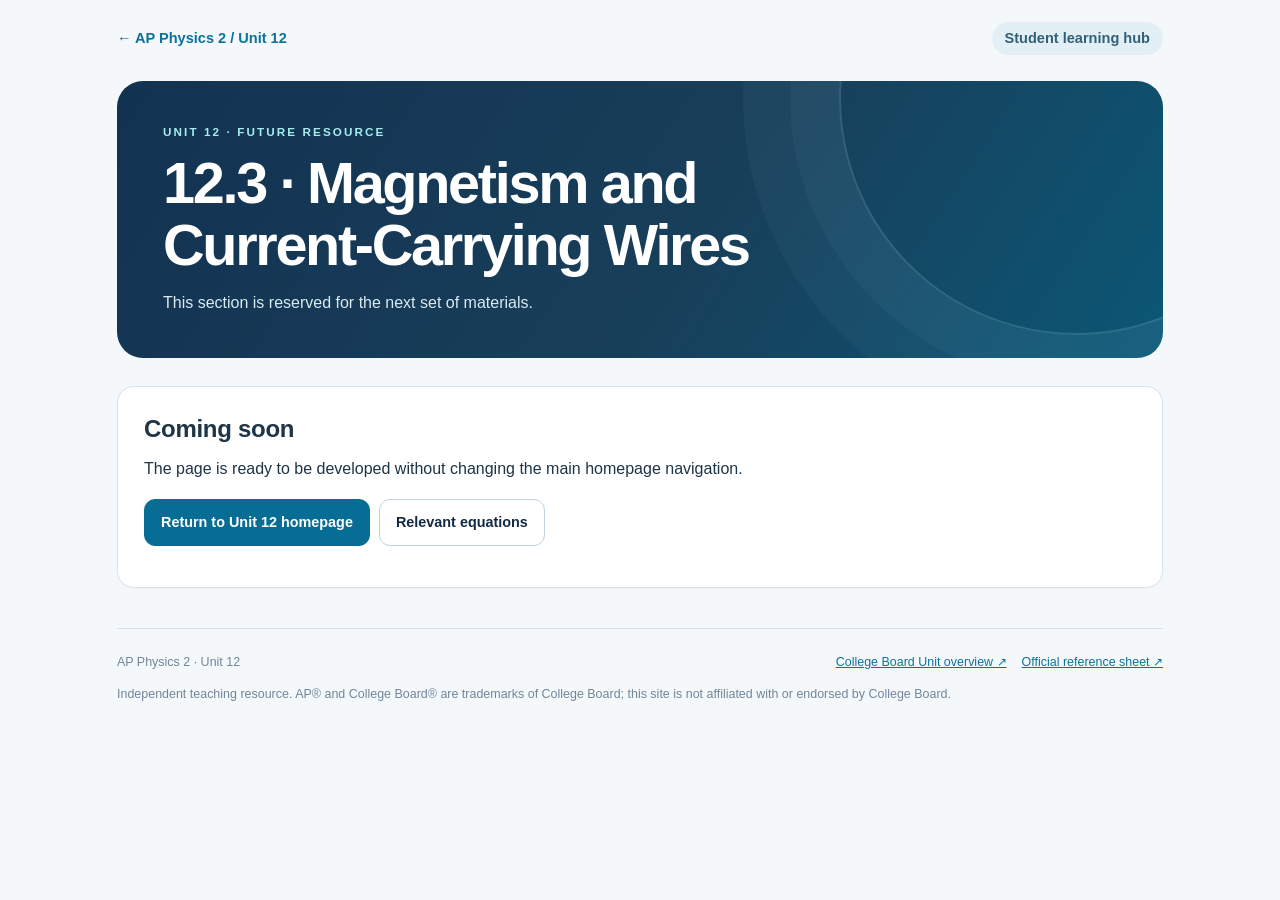
<file: 12.3/index.html>
<!doctype html><html lang="en"><head><meta charset="utf-8"><meta name="viewport" content="width=device-width,initial-scale=1"><meta name="description" content="AP Physics 2 Unit 12: Magnetism and Electromagnetism student learning resources"><title>12.3 · Magnetism and Current-Carrying Wires · AP Physics 2 U12</title><link rel="stylesheet" href="../assets/styles.css"></head><body><main class="page"><nav class="topnav"><a href="../index.html">← AP Physics 2 / Unit 12</a><span class="tag">Student learning hub</span></nav><header class="hero"><div class="eyebrow">Unit 12 · Future resource</div><h1>12.3 · Magnetism and Current-Carrying Wires</h1><p>This section is reserved for the next set of materials.</p></header><section class="panel"><h2>Coming soon</h2><p>The page is ready to be developed without changing the main homepage navigation.</p><div class="actionrow"><a class="btn primary" href="../index.html">Return to Unit 12 homepage</a><a class="btn" href="../equations.html">Relevant equations</a></div></section><footer class="footer"><div class="footlinks"><span>AP Physics 2 · Unit 12</span><span class="spacer"></span><a href="https://apcentral.collegeboard.org/media/pdf/ap-physics-2-course-and-exam-description.pdf#page=87" target="_blank" rel="noopener">College Board Unit overview ↗</a><a href="https://apcentral.collegeboard.org/media/pdf/ap-physics-2-equations-sheet.pdf" target="_blank" rel="noopener">Official reference sheet ↗</a></div><p>Independent teaching resource. AP® and College Board® are trademarks of College Board; this site is not affiliated with or endorsed by College Board.</p></footer></main></body></html>
</file>
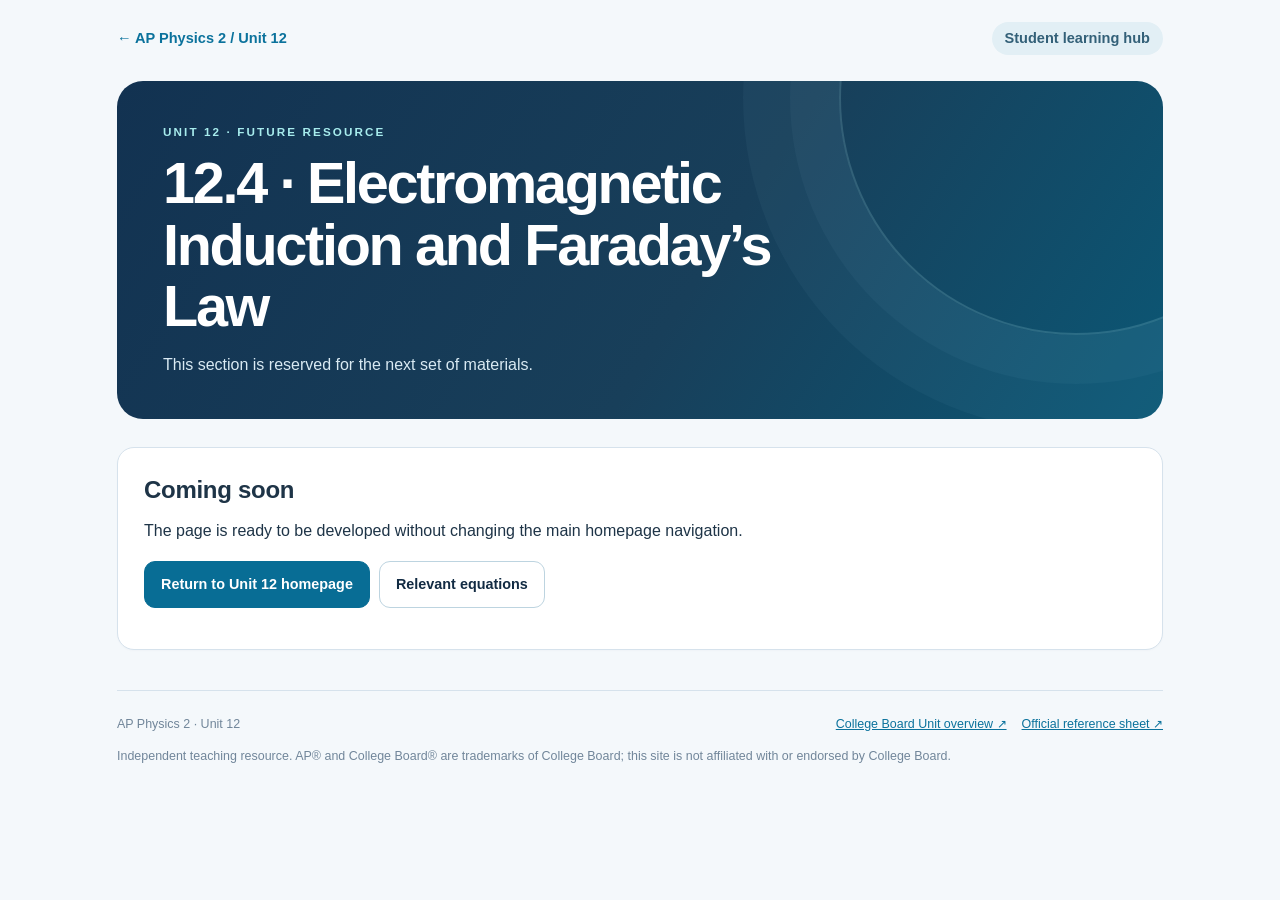
<file: 12.4/index.html>
<!doctype html><html lang="en"><head><meta charset="utf-8"><meta name="viewport" content="width=device-width,initial-scale=1"><meta name="description" content="AP Physics 2 Unit 12: Magnetism and Electromagnetism student learning resources"><title>12.4 · Electromagnetic Induction and Faraday’s Law · AP Physics 2 U12</title><link rel="stylesheet" href="../assets/styles.css"></head><body><main class="page"><nav class="topnav"><a href="../index.html">← AP Physics 2 / Unit 12</a><span class="tag">Student learning hub</span></nav><header class="hero"><div class="eyebrow">Unit 12 · Future resource</div><h1>12.4 · Electromagnetic Induction and Faraday’s Law</h1><p>This section is reserved for the next set of materials.</p></header><section class="panel"><h2>Coming soon</h2><p>The page is ready to be developed without changing the main homepage navigation.</p><div class="actionrow"><a class="btn primary" href="../index.html">Return to Unit 12 homepage</a><a class="btn" href="../equations.html">Relevant equations</a></div></section><footer class="footer"><div class="footlinks"><span>AP Physics 2 · Unit 12</span><span class="spacer"></span><a href="https://apcentral.collegeboard.org/media/pdf/ap-physics-2-course-and-exam-description.pdf#page=87" target="_blank" rel="noopener">College Board Unit overview ↗</a><a href="https://apcentral.collegeboard.org/media/pdf/ap-physics-2-equations-sheet.pdf" target="_blank" rel="noopener">Official reference sheet ↗</a></div><p>Independent teaching resource. AP® and College Board® are trademarks of College Board; this site is not affiliated with or endorsed by College Board.</p></footer></main></body></html>
</file>
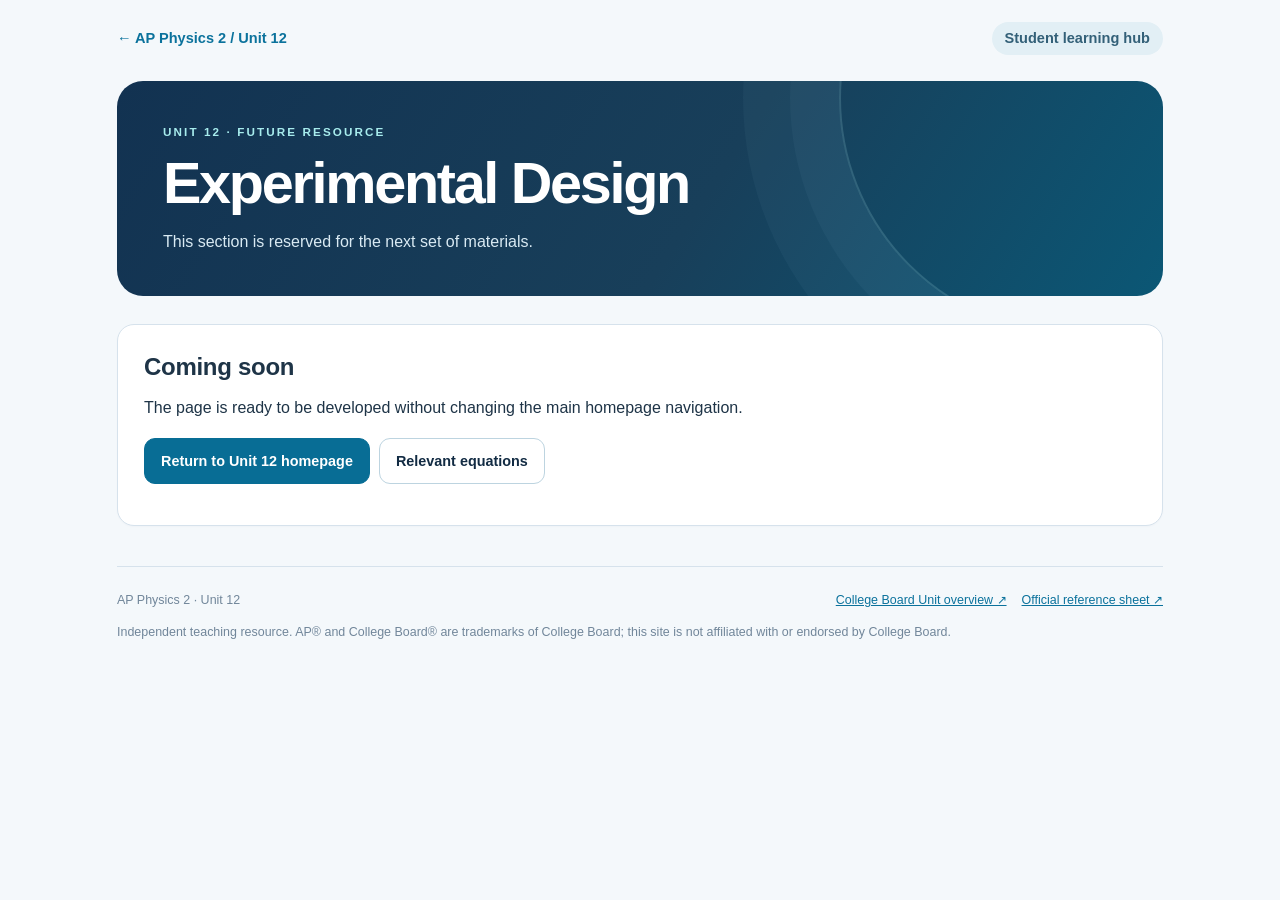
<file: experimental-design/index.html>
<!doctype html><html lang="en"><head><meta charset="utf-8"><meta name="viewport" content="width=device-width,initial-scale=1"><meta name="description" content="AP Physics 2 Unit 12: Magnetism and Electromagnetism student learning resources"><title>Experimental Design · AP Physics 2 U12</title><link rel="stylesheet" href="../assets/styles.css"></head><body><main class="page"><nav class="topnav"><a href="../index.html">← AP Physics 2 / Unit 12</a><span class="tag">Student learning hub</span></nav><header class="hero"><div class="eyebrow">Unit 12 · Future resource</div><h1>Experimental Design</h1><p>This section is reserved for the next set of materials.</p></header><section class="panel"><h2>Coming soon</h2><p>The page is ready to be developed without changing the main homepage navigation.</p><div class="actionrow"><a class="btn primary" href="../index.html">Return to Unit 12 homepage</a><a class="btn" href="../equations.html">Relevant equations</a></div></section><footer class="footer"><div class="footlinks"><span>AP Physics 2 · Unit 12</span><span class="spacer"></span><a href="https://apcentral.collegeboard.org/media/pdf/ap-physics-2-course-and-exam-description.pdf#page=87" target="_blank" rel="noopener">College Board Unit overview ↗</a><a href="https://apcentral.collegeboard.org/media/pdf/ap-physics-2-equations-sheet.pdf" target="_blank" rel="noopener">Official reference sheet ↗</a></div><p>Independent teaching resource. AP® and College Board® are trademarks of College Board; this site is not affiliated with or endorsed by College Board.</p></footer></main></body></html>
</file>
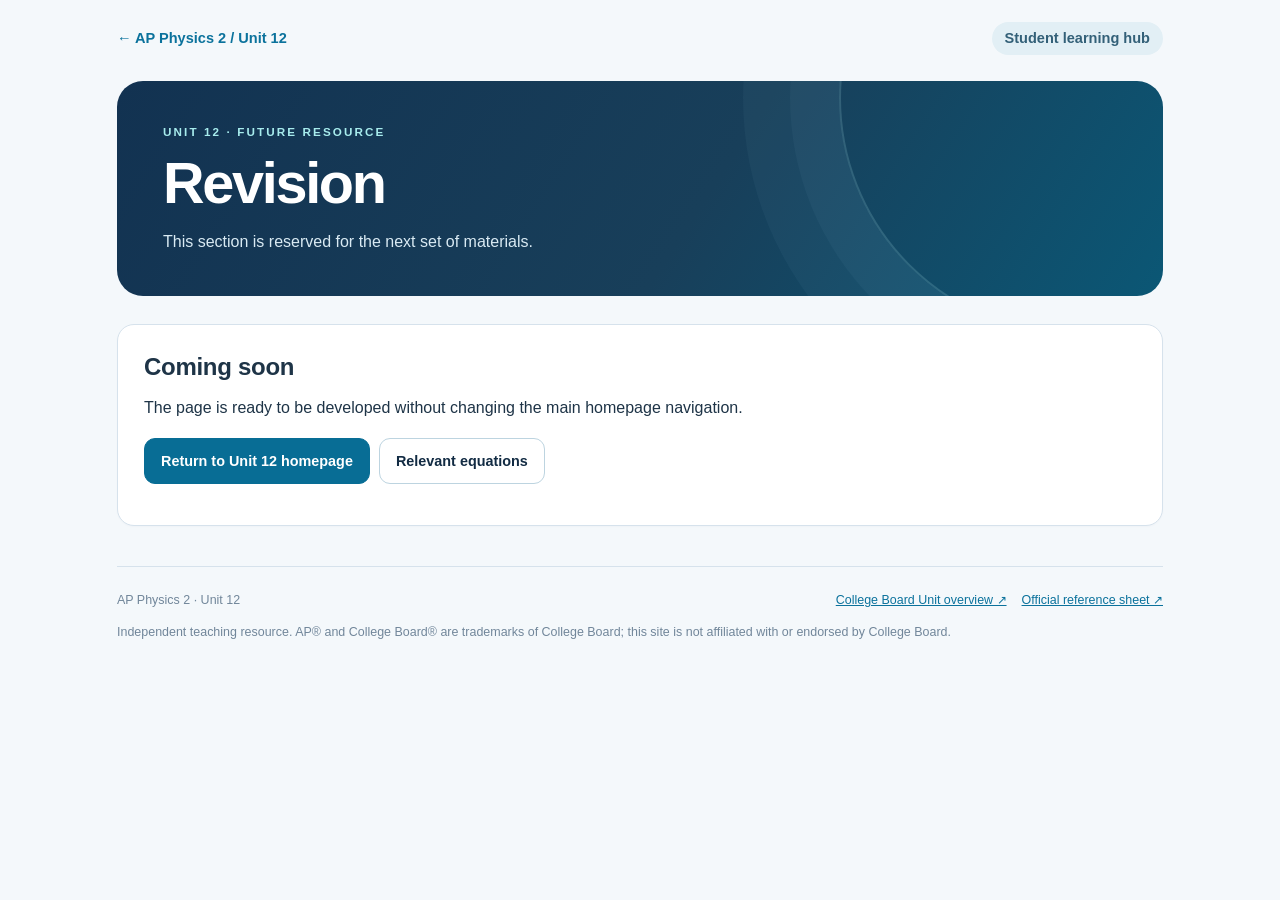
<file: revision/index.html>
<!doctype html><html lang="en"><head><meta charset="utf-8"><meta name="viewport" content="width=device-width,initial-scale=1"><meta name="description" content="AP Physics 2 Unit 12: Magnetism and Electromagnetism student learning resources"><title>Revision · AP Physics 2 U12</title><link rel="stylesheet" href="../assets/styles.css"></head><body><main class="page"><nav class="topnav"><a href="../index.html">← AP Physics 2 / Unit 12</a><span class="tag">Student learning hub</span></nav><header class="hero"><div class="eyebrow">Unit 12 · Future resource</div><h1>Revision</h1><p>This section is reserved for the next set of materials.</p></header><section class="panel"><h2>Coming soon</h2><p>The page is ready to be developed without changing the main homepage navigation.</p><div class="actionrow"><a class="btn primary" href="../index.html">Return to Unit 12 homepage</a><a class="btn" href="../equations.html">Relevant equations</a></div></section><footer class="footer"><div class="footlinks"><span>AP Physics 2 · Unit 12</span><span class="spacer"></span><a href="https://apcentral.collegeboard.org/media/pdf/ap-physics-2-course-and-exam-description.pdf#page=87" target="_blank" rel="noopener">College Board Unit overview ↗</a><a href="https://apcentral.collegeboard.org/media/pdf/ap-physics-2-equations-sheet.pdf" target="_blank" rel="noopener">Official reference sheet ↗</a></div><p>Independent teaching resource. AP® and College Board® are trademarks of College Board; this site is not affiliated with or endorsed by College Board.</p></footer></main></body></html>
</file>
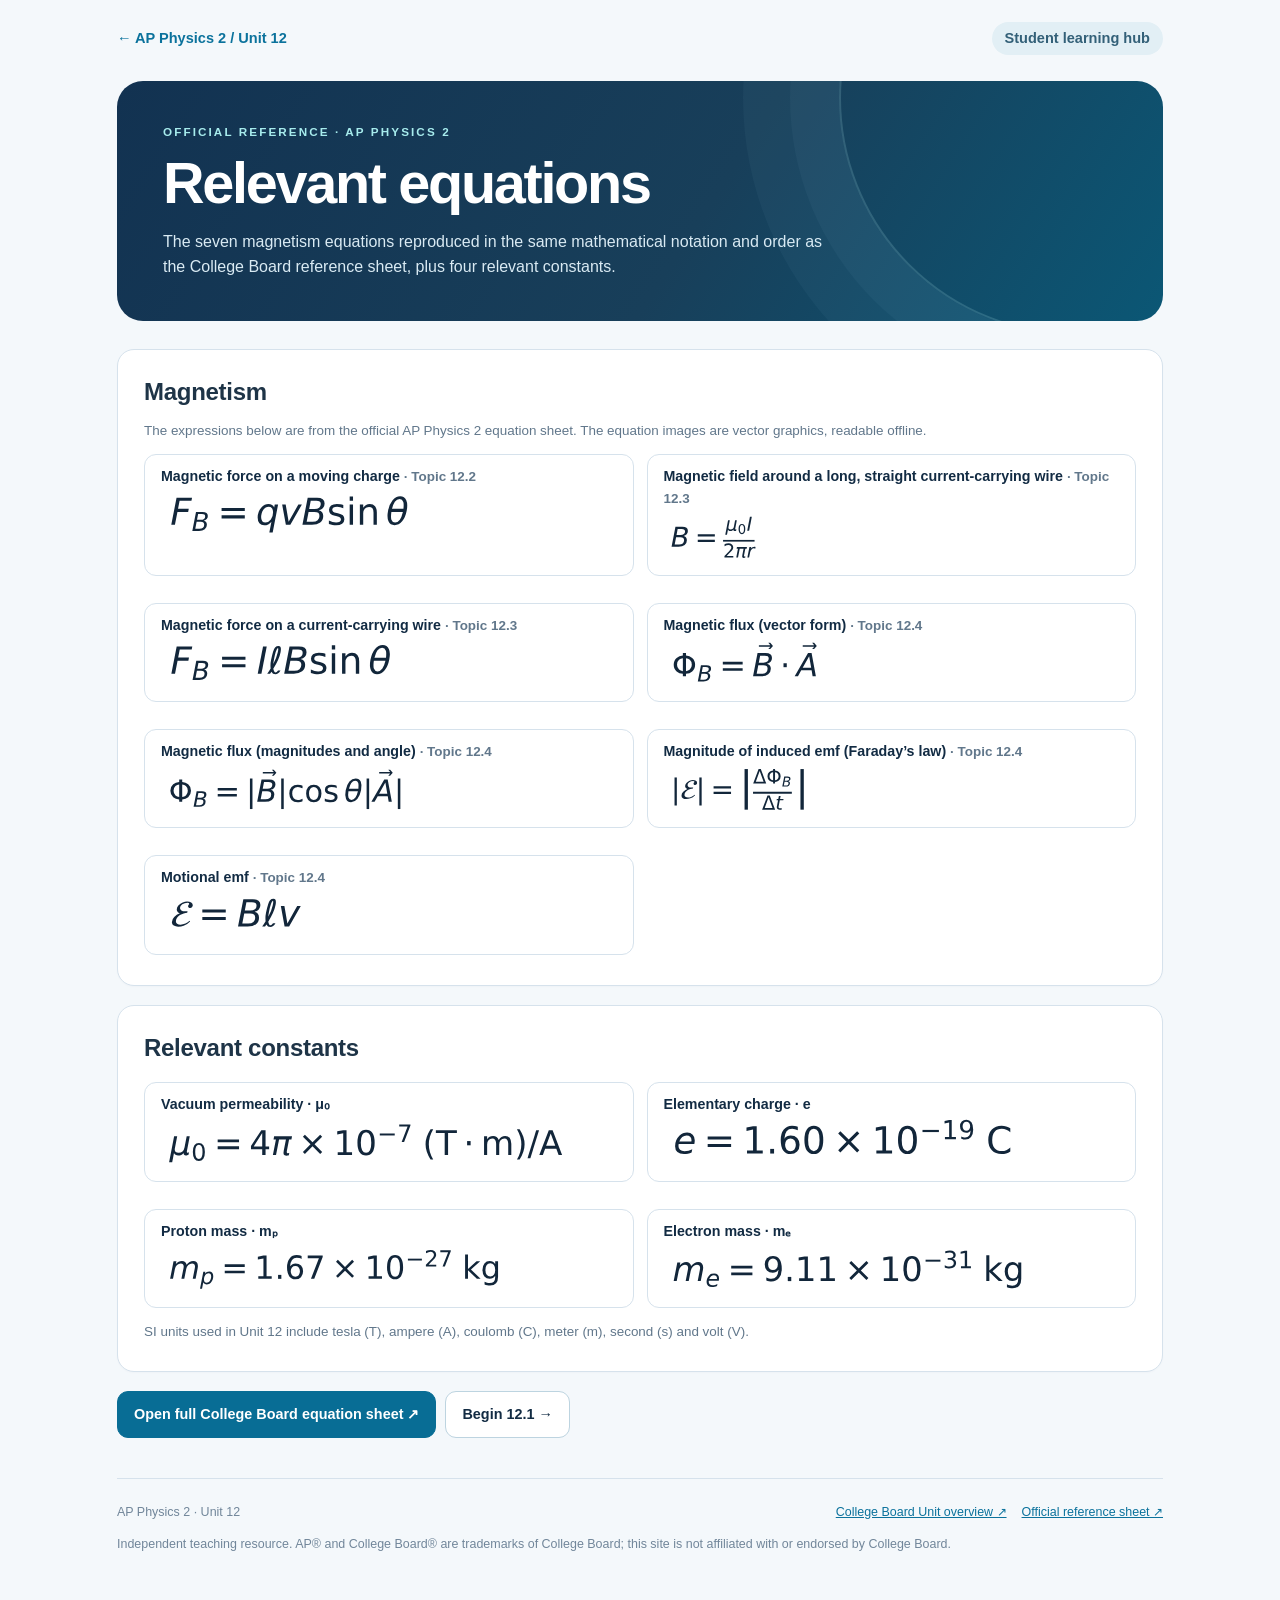
<file: equations.html>
<!doctype html><html lang="en"><head><meta charset="utf-8"><meta name="viewport" content="width=device-width,initial-scale=1"><meta name="description" content="AP Physics 2 Unit 12: Magnetism and Electromagnetism student learning resources"><title>Relevant equations · AP Physics 2 U12</title><link rel="stylesheet" href="assets/styles.css"></head><body><main class="page"><nav class="topnav"><a href="index.html">← AP Physics 2 / Unit 12</a><span class="tag">Student learning hub</span></nav><header class="hero"><div class="eyebrow">Official reference · AP Physics 2</div><h1>Relevant equations</h1><p>The seven magnetism equations reproduced in the same mathematical notation and order as the College Board reference sheet, plus four relevant constants.</p></header><section class="panel"><h2>Magnetism</h2><p class="small">The expressions below are from the official AP Physics 2 equation sheet. The equation images are vector graphics, readable offline.</p><div class="eq-grid"><div class="equation"><div class="eq-label">Magnetic force on a moving charge <span class="small">· Topic 12.2</span></div><img src="assets/equations/eq_01.svg" alt="F_B=qvB sin theta" loading="lazy"></div><div class="equation"><div class="eq-label">Magnetic field around a long, straight current-carrying wire <span class="small">· Topic 12.3</span></div><img src="assets/equations/eq_02.svg" alt="B= frac{ mu_0 I}{2 pi r}" loading="lazy"></div><div class="equation"><div class="eq-label">Magnetic force on a current-carrying wire <span class="small">· Topic 12.3</span></div><img src="assets/equations/eq_03.svg" alt="F_B=I ell B sin theta" loading="lazy"></div><div class="equation"><div class="eq-label">Magnetic flux (vector form) <span class="small">· Topic 12.4</span></div><img src="assets/equations/eq_04.svg" alt=" Phi_B= vec{B} cdot vec{A}" loading="lazy"></div><div class="equation"><div class="eq-label">Magnetic flux (magnitudes and angle) <span class="small">· Topic 12.4</span></div><img src="assets/equations/eq_05.svg" alt=" Phi_B=| vec{B}| cos theta| vec{A}|" loading="lazy"></div><div class="equation"><div class="eq-label">Magnitude of induced emf (Faraday’s law) <span class="small">· Topic 12.4</span></div><img src="assets/equations/eq_06.svg" alt="| mathcal{E}|= left| frac{ Delta Phi_B}{ Delta t} right|" loading="lazy"></div><div class="equation"><div class="eq-label">Motional emf <span class="small">· Topic 12.4</span></div><img src="assets/equations/eq_07.svg" alt=" mathcal{E}=B ell v" loading="lazy"></div></div></section><section class="panel"><h2>Relevant constants</h2><div class="eq-grid"><div class="equation"><div class="eq-label">Vacuum permeability · μ₀</div><img src="assets/equations/eq_08.svg" alt="Vacuum permeability · μ₀" loading="lazy"></div><div class="equation"><div class="eq-label">Elementary charge · e</div><img src="assets/equations/eq_09.svg" alt="Elementary charge · e" loading="lazy"></div><div class="equation"><div class="eq-label">Proton mass · mₚ</div><img src="assets/equations/eq_10.svg" alt="Proton mass · mₚ" loading="lazy"></div><div class="equation"><div class="eq-label">Electron mass · mₑ</div><img src="assets/equations/eq_11.svg" alt="Electron mass · mₑ" loading="lazy"></div></div><p class="small">SI units used in Unit 12 include tesla (T), ampere (A), coulomb (C), meter (m), second (s) and volt (V).</p></section><div class="actionrow"><a class="btn primary" href="https://apcentral.collegeboard.org/media/pdf/ap-physics-2-equations-sheet.pdf" target="_blank" rel="noopener">Open full College Board equation sheet ↗</a><a class="btn" href="12.1/index.html">Begin 12.1 →</a></div><footer class="footer"><div class="footlinks"><span>AP Physics 2 · Unit 12</span><span class="spacer"></span><a href="https://apcentral.collegeboard.org/media/pdf/ap-physics-2-course-and-exam-description.pdf#page=87" target="_blank" rel="noopener">College Board Unit overview ↗</a><a href="https://apcentral.collegeboard.org/media/pdf/ap-physics-2-equations-sheet.pdf" target="_blank" rel="noopener">Official reference sheet ↗</a></div><p>Independent teaching resource. AP® and College Board® are trademarks of College Board; this site is not affiliated with or endorsed by College Board.</p></footer></main></body></html>
</file>
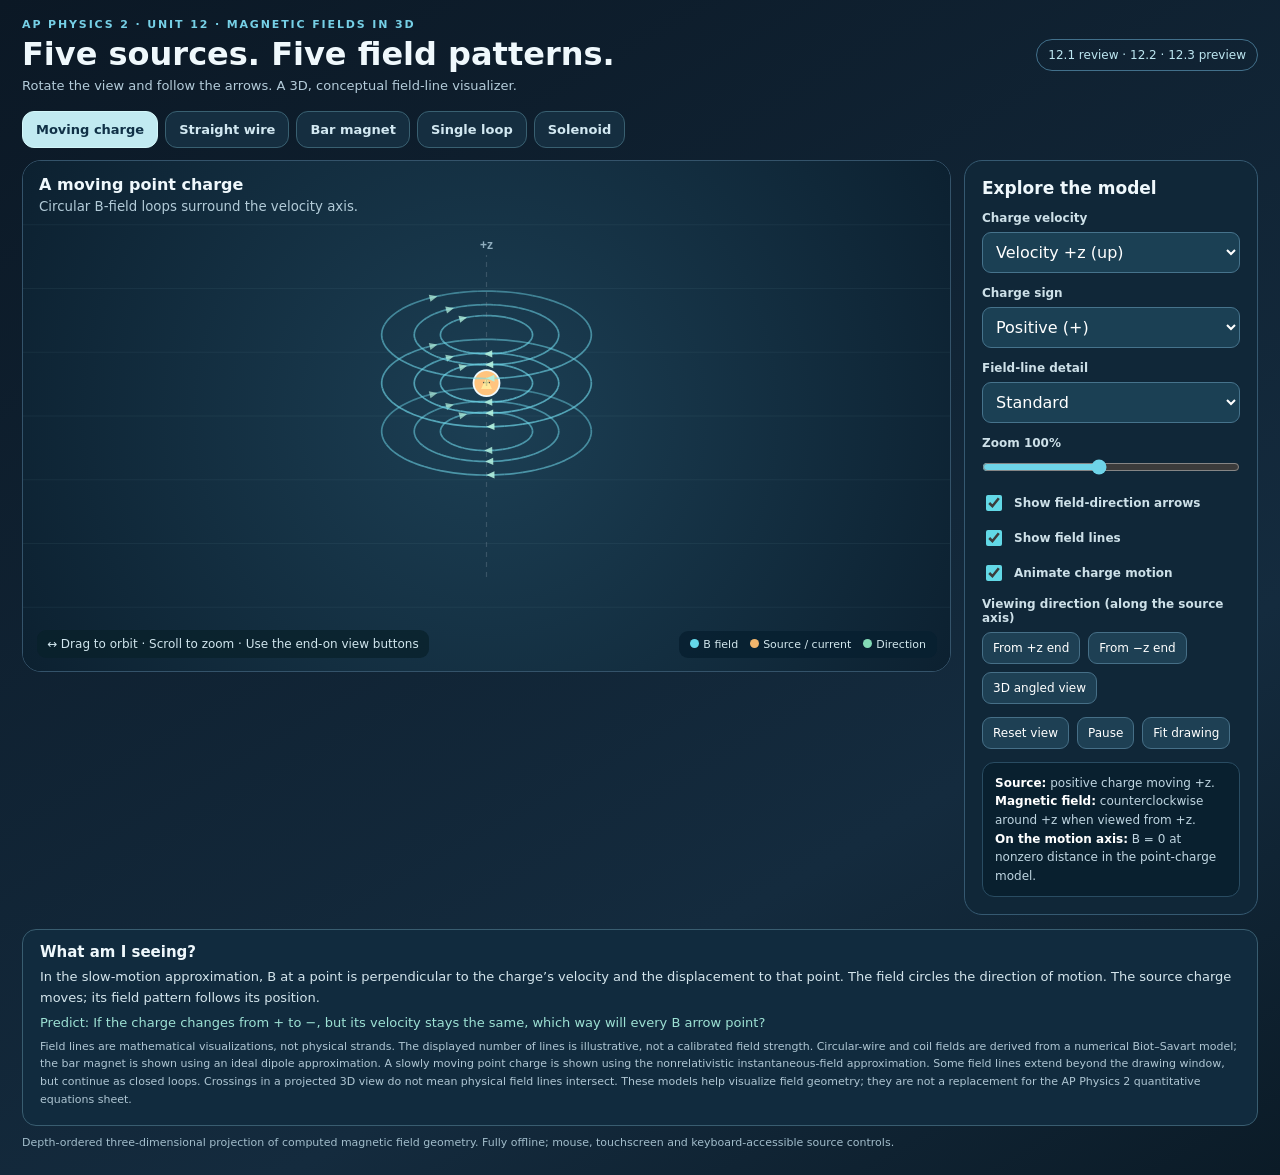
<file: 12.2/field-shapes-3d.html>
<!doctype html>
<html lang="en"><head><meta charset="utf-8"><meta name="viewport" content="width=device-width,initial-scale=1"><title>Magnetic field shapes · 3D explorer · AP Physics 2</title>
<style>
:root{color-scheme:dark;--bg:#0b1927;--pane:#10283b;--line:#26485a;--text:#eff8fc;--muted:#b4ccda;--sea:#63d7ed;--amber:#f3b86b;--green:#8be0ba;--red:#fa8177}
*{box-sizing:border-box}body{margin:0;background:linear-gradient(150deg,#0b1825,#142b3e 70%,#0b1b27);font-family:ui-sans-serif,system-ui,-apple-system,'Segoe UI',Arial,sans-serif;color:var(--text)}button,select,input{font:inherit}button{cursor:pointer}button:focus-visible,select:focus-visible,input:focus-visible{outline:3px solid #f2c478;outline-offset:2px}
main{max-width:1420px;margin:auto;padding:18px 22px 26px}.top{display:flex;justify-content:space-between;align-items:center;gap:12px}.kicker{font-size:11px;letter-spacing:.17em;color:#76d0e6;font-weight:800;text-transform:uppercase}.top h1{font-size:clamp(22px,2.5vw,34px);line-height:1.12;margin:6px 0 5px}.top p{margin:0;color:var(--muted);font-size:13px}.topic{border:1px solid #42708b;color:#bde7f1;border-radius:99px;padding:8px 11px;font-size:12px;white-space:nowrap}.tabs{display:flex;flex-wrap:wrap;gap:7px;margin:18px 0 12px}.tabs button{border:1px solid #396071;border-radius:12px;padding:10px 13px;background:#152e40;color:#d2e8f1;font-size:13px;font-weight:730}.tabs button[aria-pressed=true]{background:#c1eaf1;color:#103147;border-color:#d3f6f9}.stagegrid{display:grid;grid-template-columns:minmax(0,1fr) 294px;gap:13px;align-items:stretch}.viewer{position:relative;align-self:start;min-width:0;background:radial-gradient(ellipse at 45% 40%,#183b53,#0a1725 73%);border:1px solid #34536a;border-radius:19px;overflow:hidden;min-height:480px}canvas{display:block;width:100%;height:510px;touch-action:none;cursor:grab}canvas:active{cursor:grabbing}.overlay{position:absolute;left:16px;top:14px;pointer-events:none;max-width:70%}.overlay strong{display:block;font-size:16px}.overlay small{display:block;margin-top:4px;color:#b2cbd8;line-height:1.4}.endhud{position:absolute;right:14px;top:14px;min-width:155px;max-width:36%;border:1px solid #5e8ca2;border-radius:13px;background:#0a2433e8;padding:10px 12px;text-align:right;pointer-events:none}.endhud[hidden]{display:none}.endhud .symbol{font-size:30px;color:#a5f5e6;font-weight:800;vertical-align:middle;margin-right:7px}.endhud .detail{font-size:12px;line-height:1.4;color:#e2f4f8;display:inline-block;vertical-align:middle;text-align:left}.endhud .detail b{display:block;color:#fff;font-size:13px}.helper{position:absolute;left:14px;bottom:13px;padding:7px 10px;border-radius:9px;background:#09202abf;color:#d0e5ed;font-size:12px;pointer-events:none}.key{position:absolute;right:13px;bottom:13px;display:flex;gap:12px;border-radius:9px;background:#082030dc;padding:7px 11px;font-size:11px;color:#d2e7ed}.key b{display:inline-block;width:9px;height:9px;border-radius:50%;margin-right:4px}.controls{border:1px solid #355971;background:#102738;border-radius:18px;padding:17px;display:flex;flex-direction:column;gap:13px}.controls h2{font-size:17px;margin:0}.controls label{font-size:12px;font-weight:700;color:#cde0e8;display:block}.controls select{width:100%;margin-top:7px;border-radius:9px;background:#1b4054;color:white;border:1px solid #46738c;padding:9px}.controlrow{display:flex;gap:8px;align-items:center}.controlrow button{border:1px solid #466f87;border-radius:9px;background:#1e4054;color:white;padding:8px 10px;font-size:12px}.controlrow button:hover{background:#285971}.range{width:100%;accent-color:#6ed4e8;margin:9px 0 2px}.toggle{display:flex;gap:9px;align-items:center;font-size:13px;color:#e3eef3}.toggle input{accent-color:#62d8e6;width:16px;height:16px}.readout{background:#09202f;border:1px solid #294c62;border-radius:12px;padding:11px 12px;font-size:12px;line-height:1.55;color:#bfd5e1}.readout strong{color:#fff}.method{margin-top:14px;padding:13px 17px;border:1px solid #395d70;border-radius:14px;background:#112b3e}.method h3{font-size:15px;margin:0 0 6px}.method p{font-size:13px;line-height:1.6;margin:4px 0;color:#d4e5ec}.method .prompt{color:#9de1d4}.tiny{font-size:11px!important;color:#afc6d3!important}footer{margin-top:10px;font-size:11px;color:#a2bdcb}.pill{background:#1f4657;border-radius:50px;padding:4px 8px;color:#bbf0ec;font-weight:730}.hide{display:none!important}@media(max-width:930px){.stagegrid{grid-template-columns:1fr}.controls{display:grid;grid-template-columns:repeat(2,minmax(0,1fr));align-items:start}.controls h2,.controls .readout{grid-column:1/-1}canvas{height:470px}}@media(max-width:570px){.endhud{top:75px;right:10px;max-width:54%}main{padding:13px}.top{align-items:flex-start}.topic{display:none}.tabs button{font-size:12px;padding:9px}.controls{grid-template-columns:1fr}.controls h2,.controls .readout{grid-column:auto}canvas{height:400px}.viewer{min-height:390px}.key{gap:7px}.overlay{max-width:78%}}
</style></head><body><main><header class="top"><div><div class="kicker">AP Physics 2 · Unit 12 · Magnetic fields in 3D</div><h1>Five sources. Five field patterns.</h1><p>Rotate the view and follow the arrows. A 3D, conceptual field-line visualizer.</p></div><div class="topic">12.1 review · 12.2 · 12.3 preview</div></header>
<nav class="tabs" role="group" aria-label="Choose magnetic field source">
<button data-mode="charge" aria-pressed="true">Moving charge</button><button data-mode="wire" aria-pressed="false">Straight wire</button><button data-mode="bar" aria-pressed="false">Bar magnet</button><button data-mode="loop" aria-pressed="false">Single loop</button><button data-mode="solenoid" aria-pressed="false">Solenoid</button>
</nav><div class="stagegrid"><section class="viewer" aria-label="Three dimensional magnetic field display"><canvas id="canvas" aria-label="Drag to rotate a projected 3D field diagram. Scroll to zoom."></canvas><div class="overlay"><strong id="viewerTitle">Moving charge</strong><small id="viewerDesc">Magnetic field loops surround the direction of motion.</small></div><div id="endOnHud" class="endhud" hidden aria-live="polite"><span class="symbol" id="endOnSymbol">⊙</span><span class="detail"><b id="endOnMeaning">Towards you</b><span id="endOnDirection">Conventional current</span></span></div><div class="helper">↔ Drag to orbit · Scroll to zoom · Use the end-on view buttons</div><div class="key"><span><b style="background:#64d8ea"></b>B field</span><span><b style="background:#f1b56c"></b>Source / current</span><span><b style="background:#83dbb6"></b>Direction</span></div></section>
<aside class="controls"><h2>Explore the model</h2><div><label id="directionLabel" for="dir">Source direction</label><select id="dir"><option value="1">+z: up / counterclockwise current viewed from +z</option><option value="-1">−z: down / clockwise current viewed from +z</option></select></div><div id="chargeBox"><label for="sign">Charge sign</label><select id="sign"><option value="1">Positive (+)</option><option value="-1">Negative (−)</option></select></div><div><label for="density">Field-line detail</label><select id="density"><option value="low">Simple</option><option value="medium" selected>Standard</option><option value="high">Detailed</option></select></div><div><label for="zoom">Zoom <span id="zoomValue">100%</span></label><input class="range" id="zoom" type="range" min="55" max="155" value="100" step="5"/></div><div class="toggle"><input type="checkbox" id="arrows" checked/><label for="arrows">Show field-direction arrows</label></div><div class="toggle"><input type="checkbox" id="field" checked/><label for="field">Show field lines</label></div><div class="toggle" id="animateWrap"><input type="checkbox" id="animate" checked/><label for="animate">Animate charge motion</label></div><div><label>Viewing direction (along the source axis)</label><div class="controlrow" style="margin-top:7px;flex-wrap:wrap"><button id="endPlus" type="button" title="View along the axis from the positive z end">From +z end</button><button id="endMinus" type="button" title="View along the axis from the negative z end">From −z end</button><button id="oblique" type="button">3D angled view</button></div></div><div class="controlrow"><button id="reset" type="button">Reset view</button><button id="play" type="button">Pause</button><button id="fit" type="button">Fit drawing</button></div><div class="readout" id="readout" aria-live="polite"></div></aside></div>
<section class="method"><h3 id="explainTitle">What am I seeing?</h3><p id="explain"></p><p class="prompt" id="question"></p><p class="tiny">Field lines are mathematical visualizations, not physical strands. The displayed number of lines is illustrative, not a calibrated field strength. Circular-wire and coil fields are derived from a numerical Biot–Savart model; the bar magnet is shown using an ideal dipole approximation. A slowly moving point charge is shown using the nonrelativistic instantaneous-field approximation. Some field lines extend beyond the drawing window, but continue as closed loops. Crossings in a projected 3D view do not mean physical field lines intersect. These models help visualize field geometry; they are not a replacement for the AP Physics 2 quantitative equations sheet.</p></section>
<footer>Depth-ordered three-dimensional projection of computed magnetic field geometry. Fully offline; mouse, touchscreen and keyboard-accessible source controls.</footer></main>
<script>
(()=>{'use strict';
const $=id=>document.getElementById(id);
const cvs=$('canvas'),ctx=cvs.getContext('2d');
const buttons=[...document.querySelectorAll('[data-mode]')];
const view={mode:'charge',dir:1,sign:1,yaw:.68,pitch:.43,zoom:1,arrows:true,field:true,density:'medium',animate:true,paused:false,chargeZ:0,lastTime:0};
const info={
charge:{title:'A moving point charge',short:'Circular B-field loops surround the velocity axis.',label:'Charge velocity',explain:'In the slow-motion approximation, B at a point is perpendicular to the charge’s velocity and the displacement to that point. The field circles the direction of motion. The source charge moves; its field pattern follows its position.',question:'Predict: If the charge changes from + to −, but its velocity stays the same, which way will every B arrow point?'},
wire:{title:'A long, straight current-carrying wire',short:'Concentric circles around the direction of conventional current.',label:'Conventional current',explain:'A straight wire carries many moving charges. For a long straight wire, magnetic field lines are circular loops centred on the wire. Viewed looking in the direction of conventional current, the field curls counterclockwise. Reverse the current and the B arrows reverse.',question:'Predict: Does the field curve change when you reverse the current, or just the direction of the arrows?'},
bar:{title:'A bar magnet',short:'Outside: north → south. Inside: south → north.',label:'North-pole direction',explain:'A bar magnet acts as a magnetic dipole. Outside the magnet, B points from the north pole to the south pole. Inside, it returns from south to north, forming closed field lines. This viewer uses an ideal dipole far-field approximation; the exact near-surface geometry of a rectangular magnet is more complicated.',question:'Predict: If you flip the magnet over, what happens to the direction of B at a fixed point?'},
loop:{title:'A single loop of current',short:'A current loop creates a magnetic dipole-like field.',label:'Current circulation',explain:'A circular current produces a field directed along the loop’s symmetry axis at its centre. Use curled right-hand fingers in the direction of conventional current: your thumb gives B through the loop. The return field bends around outside the loop.',question:'Predict: Viewed from +z, if current is counterclockwise, does B through the centre point towards or away from you?'},
solenoid:{title:'A solenoid (current-carrying coil)',short:'Inside the coil, B is nearly uniform and axial.',label:'Current circulation',explain:'A closely wound solenoid combines the fields of many current loops. Field lines inside its central region are roughly straight, parallel and strong; they return through the space outside. Finite coils have noticeable fringing fields near both ends.',question:'Predict: What changes when you reverse the current? Does the inside field still point along the coil axis?'}
};
function updateUI(){let x=info[view.mode]; $('viewerTitle').textContent=x.title;$('viewerDesc').textContent=x.short;let labels=({charge:['Velocity +z (up)','Velocity −z (down)'],wire:['Current +z (up)','Current −z (down)'],bar:['North pole at +z (top)','North pole at −z (bottom)'],loop:['Counterclockwise viewed from +z','Clockwise viewed from +z'],solenoid:['Current CCW viewed from +z','Current clockwise viewed from +z']})[view.mode];$('dir').options[0].textContent=labels[0];$('dir').options[1].textContent=labels[1];$('explainTitle').textContent='What am I seeing?';$('explain').textContent=x.explain;$('question').textContent=x.question;$('directionLabel').textContent=x.label;$('chargeBox').classList.toggle('hide',view.mode!=='charge');$('animateWrap').classList.toggle('hide',view.mode!=='charge');$('play').classList.toggle('hide',view.mode!=='charge');
 buttons.forEach(b=>b.setAttribute('aria-pressed',String(b.dataset.mode===view.mode)));
 const d=view.dir>0?'+z':'−z';let text='';
 if(view.mode==='charge')text=`<strong>Source:</strong> ${view.sign>0?'positive':'negative'} charge moving ${d}.<br><strong>Magnetic field:</strong> ${view.dir*view.sign>0?'counterclockwise':'clockwise'} around +z when viewed from +z.<br><strong>On the motion axis:</strong> B = 0 at nonzero distance in the point-charge model.`;
 if(view.mode==='wire')text=`<strong>Current:</strong> ${d} along wire.<br><strong>Viewed from +z:</strong> B is ${view.dir>0?'counterclockwise':'clockwise'}.<br><strong>Long-wire model:</strong> B weakens with distance from wire.`;
 if(view.mode==='bar')text=`<strong>North pole:</strong> ${view.dir>0?'top (+z)':'bottom (−z)'}.<br><strong>External B:</strong> N → S.<br><strong>Internal B:</strong> S → N (closed loops).`;
 if(view.mode==='loop')text=`<strong>Current:</strong> ${view.dir>0?'counterclockwise':'clockwise'} when viewed from +z.<br><strong>B at centre:</strong> ${d}.<br><strong>Field:</strong> returns outside the loop.`;
 if(view.mode==='solenoid')text=`<strong>Current:</strong> ${view.dir>0?'counterclockwise':'clockwise'} viewed from +z.<br><strong>Internal B:</strong> approximately ${d}.<br><strong>Field:</strong> curved return paths outside.`;
 $('readout').innerHTML=text;}
buttons.forEach(b=>b.addEventListener('click',()=>{view.mode=b.dataset.mode;view.chargeZ=0;updateUI();requestDraw()}));
$('dir').addEventListener('change',e=>{view.dir=Number(e.target.value);updateUI();requestDraw()});$('sign').addEventListener('change',e=>{view.sign=Number(e.target.value);updateUI();requestDraw()});$('density').addEventListener('change',e=>{view.density=e.target.value;requestDraw()});$('zoom').addEventListener('input',e=>{view.zoom=Number(e.target.value)/100;$('zoomValue').textContent=e.target.value+'%';requestDraw()});$('arrows').addEventListener('change',e=>{view.arrows=e.target.checked;requestDraw()});$('field').addEventListener('change',e=>{view.field=e.target.checked;requestDraw()});$('animate').addEventListener('change',e=>view.animate=e.target.checked);
$('endPlus').addEventListener('click',()=>{view.pitch=Math.PI/2;view.yaw=0;requestDraw()});$('endMinus').addEventListener('click',()=>{view.pitch=-Math.PI/2;view.yaw=0;requestDraw()});$('oblique').addEventListener('click',()=>{view.yaw=.68;view.pitch=.43;requestDraw()});$('reset').addEventListener('click',()=>{view.yaw=.68;view.pitch=.43;view.zoom=1;$('zoom').value=100;$('zoomValue').textContent='100%';requestDraw()});$('fit').addEventListener('click',()=>{view.zoom=view.mode==='solenoid'?.81:1;$('zoom').value=Math.round(view.zoom*100/5)*5;$('zoomValue').textContent=Math.round(view.zoom*100)+'%';requestDraw()});$('play').addEventListener('click',()=>{view.paused=!view.paused;$('play').textContent=view.paused?'Resume':'Pause'});
let drag=null;cvs.addEventListener('pointerdown',e=>{drag={id:e.pointerId,x:e.clientX,y:e.clientY,yaw:view.yaw,pitch:view.pitch};cvs.setPointerCapture(e.pointerId)});cvs.addEventListener('pointermove',e=>{if(!drag||drag.id!==e.pointerId)return;view.yaw=drag.yaw+(e.clientX-drag.x)*.009;view.pitch=Math.max(-Math.PI/2,Math.min(Math.PI/2,drag.pitch+(e.clientY-drag.y)*.009));requestDraw()});cvs.addEventListener('pointerup',()=>{drag=null; if(Math.abs(Math.abs(view.pitch)-Math.PI/2)<.065){view.pitch=Math.sign(view.pitch)*Math.PI/2;requestDraw()}});cvs.addEventListener('pointercancel',()=>drag=null);cvs.addEventListener('wheel',e=>{e.preventDefault();view.zoom=Math.max(.55,Math.min(1.55,view.zoom*(e.deltaY>0?.93:1.07)));$('zoom').value=Math.round(view.zoom*100/5)*5;$('zoomValue').textContent=Math.round(view.zoom*100)+'%';requestDraw()},{passive:false});
let w=0,h=0,unit=70,needsDraw=true;function requestDraw(){needsDraw=true}
function resize(){let b=cvs.getBoundingClientRect(),ratio=Math.min(devicePixelRatio||1,2);w=b.width;h=b.height;cvs.width=Math.round(w*ratio);cvs.height=Math.round(h*ratio);ctx.setTransform(ratio,0,0,ratio,0,0);unit=Math.min(w/8.2,h/7.2);requestDraw()}new ResizeObserver(resize).observe(cvs);window.addEventListener('resize',resize);resize();
const V=(x,y,z)=>[x,y,z];const project=v=>{const [x,y,z]=v,co=Math.cos(view.yaw),si=Math.sin(view.yaw),ca=Math.cos(view.pitch),sa=Math.sin(view.pitch);const hor=x*co-y*si,dep=x*si+y*co,vert=z*ca-dep*sa;return [w/2+hor*unit*view.zoom,h/2-vert*unit*view.zoom,dep*ca+z*sa]};
// Painter's algorithm: small 3D line fragments are drawn from farthest to nearest.
// The old version drew every wire last, incorrectly obscuring field lines in front.
const scene=[];
function path3(pts,color='#63d6ec',alpha=.88,width=1.6,dash=null){
 if(pts.length<2)return;
 const chunk=width>=3?3:4;
 for(let i=0;i<pts.length-1;i+=chunk){
  const subset=pts.slice(i,Math.min(pts.length,i+chunk+1));
  const q=subset.map(project);
  scene.push({kind:'line',q,depth:q.reduce((a,b)=>a+b[2],0)/q.length,
   color,alpha,width,dash,category:width>=3?'source':'field'});
 }
}
function arrowAt(pts,index,sign=1,color='#8ae7c8',size=8){
 if(pts.length<4)return;
 let a=pts[Math.max(0,index-2)],b=pts[Math.min(pts.length-1,index+2)];
 if(sign<0)[a,b]=[b,a];
 a=project(a);b=project(b);
 const dx=b[0]-a[0],dy=b[1]-a[1],m=Math.hypot(dx,dy);
 if(m<2)return;
 const x=(a[0]+b[0])/2,y=(a[1]+b[1])/2,ux=dx/m,uy=dy/m;
 scene.push({kind:'arrow',depth:(a[2]+b[2])/2,category:'arrow',color,
  q:[[x+ux*size*.5,y+uy*size*.5],
  [x-ux*size*.5-uy*size*.45,y-uy*size*.5+ux*size*.45],
  [x-ux*size*.5+uy*size*.45,y-uy*size*.5-ux*size*.45]]});
}
function marker3(v,rad,color,label){
 const p=project(v);scene.push({kind:'marker',q:p,depth:p[2],rad,color,label,category:'source'});
}
function sceneLabel(v,text,color='#90aebe',size=12){
 const p=project(v);scene.push({kind:'label',q:p,depth:p[2],text,color,size,category:'label'});
}
function fillFace(points,paint){
 const q=points.map(project);scene.push({kind:'face',q,paint,
  depth:q.reduce((sum,p)=>sum+p[2],0)/q.length,category:'face'});
}
function flushScene(){
 // Higher camera depth is closer to the viewer. Depth sorted for all sources and field lines.
 scene.sort((a,b)=>a.depth-b.depth);
 for(const o of scene){
  ctx.save();
  if(o.kind==='line'){
   const near=Math.max(.52,Math.min(1.12,.82+.09*o.depth));
   ctx.globalAlpha=o.alpha*near;
   ctx.strokeStyle=o.color;ctx.lineWidth=o.width;
   ctx.lineCap=o.width>=3?'round':'butt';ctx.lineJoin='round';
   if(o.dash)ctx.setLineDash(o.dash);
   ctx.beginPath();o.q.forEach((p,i)=>{if(!i)ctx.moveTo(p[0],p[1]);else ctx.lineTo(p[0],p[1])});ctx.stroke();
  } else if(o.kind==='arrow'){
   ctx.fillStyle=o.color;
   ctx.globalAlpha=Math.max(.58,Math.min(1,.78+.09*o.depth));
   ctx.beginPath();o.q.forEach((p,i)=>{if(!i)ctx.moveTo(p[0],p[1]);else ctx.lineTo(p[0],p[1])});ctx.closePath();ctx.fill();
  } else if(o.kind==='marker'){
   ctx.beginPath();ctx.arc(o.q[0],o.q[1],o.rad,0,Math.PI*2);
   ctx.fillStyle=o.color;ctx.fill();ctx.lineWidth=1.8;ctx.strokeStyle='#effbff';ctx.stroke();
   if(o.label){ctx.fillStyle='#082338';ctx.font='bold 13px Arial';ctx.textAlign='center';ctx.textBaseline='middle';ctx.fillText(o.label,o.q[0],o.q[1]+.5)}
  } else if(o.kind==='face'){
   ctx.beginPath();o.q.forEach((p,i)=>{if(!i)ctx.moveTo(p[0],p[1]);else ctx.lineTo(p[0],p[1])});ctx.closePath();
   ctx.fillStyle=o.paint;ctx.fill();ctx.strokeStyle='#ecf2f7';ctx.lineWidth=.7;ctx.stroke();
  } else if(o.kind==='label'){
   ctx.fillStyle=o.color;ctx.font=`bold ${o.size}px Arial`;ctx.textAlign='center';ctx.textBaseline='middle';ctx.fillText(o.text,o.q[0],o.q[1]);
  }
  ctx.restore();
 }
 scene.length=0;
}
function showEndOnDirection(){
 const endOn=Math.abs(view.pitch)>=1.22;
 const hud=$('endOnHud');hud.hidden=!endOn;
 if(!endOn)return;
 const fromPlus=view.pitch>0;
 const toward=view.dir*(fromPlus?1:-1)>0;
 const source=({charge:'Charge velocity',wire:'Conventional current',bar:'Dipole orientation (S→N)',loop:'Field through loop',solenoid:'Field inside coil'})[view.mode];
 $('endOnSymbol').textContent=toward?'⊙':'⊗';
 $('endOnMeaning').textContent=toward?'Towards you':'Away from you';
 $('endOnDirection').textContent=source+' · '+(fromPlus?'from +z':'from −z');
 // Show a clear symbol on the projected wire/particle axis when its length collapses in perspective.
 if(view.mode==='wire'||view.mode==='charge'){
  let p=project([0,0,view.mode==='charge'?view.chargeZ:0]);
  ctx.save();ctx.fillStyle='#113246';ctx.globalAlpha=.97;
  ctx.beginPath();ctx.arc(p[0],p[1],view.mode==='wire'?19:24,0,Math.PI*2);ctx.fill();
  ctx.strokeStyle='#ffe0a9';ctx.lineWidth=2;ctx.stroke();
  ctx.textAlign='center';ctx.textBaseline='middle';ctx.fillStyle='#ffdc98';ctx.font='bold 29px Arial';
  ctx.fillText(toward?'⊙':'⊗',p[0],p[1]-1);if(view.mode==='charge'){ctx.beginPath();ctx.fillStyle=view.sign>0?'#ffd285':'#a9c8ff';ctx.arc(p[0]+19,p[1]-18,10,0,Math.PI*2);ctx.fill();ctx.textAlign='center';ctx.fillStyle='#0a2638';ctx.font='bold 16px Arial';ctx.fillText(view.sign>0?'+':'−',p[0]+19,p[1]-18)}ctx.restore();
 }
}
function ring(radius,z,sign,alpha=1){const pts=[];for(let j=0;j<=140;j++){let t=2*Math.PI*j/140;pts.push(V(radius*Math.cos(t),radius*Math.sin(t),z))}path3(pts,'#71daec',alpha,1.7);if(view.arrows){for(let a of [.14,.56])arrowAt(pts,Math.floor(a*140),sign,'#b4f2de',8)}}
function axis(){
 if(Math.abs(view.pitch)<1.22){
  path3([V(0,0,-2.5),V(0,0,2.5)],'#8b9eab',.35,1.2,[5,5]);
  sceneLabel(V(0,0,2.65),'+z');
 }
}
function drawWire(){axis();if(view.field){let radii=view.density==='low'?[.75,1.4]:view.density==='high'?[.4,.64,.91,1.22,1.55]:[.58,.94,1.35];let zz=view.density==='low'?[-.9,.9]:[-1.22,0,1.22];for(let z of zz){for(let r of radii)ring(r,z,view.dir,.67+(1.6-r)*.14)}}let pts=[V(0,0,-1.8),V(0,0,1.8)];path3(pts,'#ffa660',1,12);path3(pts,'#ffe8c5',.9,2);arrowAt([V(0,0,-1),V(0,0,-.5),V(0,0,.5),V(0,0,1)],2,view.dir,'#173140',13);}
function drawCharge(){axis();if(view.field){const rrs=view.density==='low'?[.8,1.48]:view.density==='high'?[.5,.74,1.02,1.31,1.62]:[.65,1.02,1.48];const zs=view.density==='high'?[-.95,-.45,0,.45,.95]:[-.75,0,.75];for(let z of zs){for(let r of rrs){let alpha=Math.max(.32,.86-.13*Math.abs(z)-.1*r);ring(r,view.chargeZ+z,view.dir*view.sign,alpha)}}}let p=V(0,0,view.chargeZ);marker3(p,13,view.sign>0?'#ffc47e':'#8eaffb',view.sign>0?'+':'−');arrowAt([V(0,0,view.chargeZ-.5),V(0,0,view.chargeZ-.25),V(0,0,view.chargeZ+.25),V(0,0,view.chargeZ+.5)],2,view.dir,'#fff2a1',12)}
function drawBarBody(){
 const sides=[[-.34,-.34],[.34,-.34],[.34,.34],[-.34,.34]];
 function face(z0,z1,paint){
  const verts=sides.map(([x,y])=>V(x,y,z0)),verts2=sides.map(([x,y])=>V(x,y,z1));
  for(let i=0;i<4;i++){const j=(i+1)%4;fillFace([verts[i],verts[j],verts2[j],verts2[i]],paint)}
  fillFace(verts,paint);fillFace(verts2,paint);
 }
 const topIsN=view.dir>0;
 face(-.9,0,topIsN?'#6085b6':'#e3716c');face(0,.9,topIsN?'#e3716c':'#6085b6');
 for(const [z,word] of [[-.5,topIsN?'S':'N'],[.5,topIsN?'N':'S']])sceneLabel(V(0,.38,z),word,'#ffffff',17);
}
function dipolePaths(){const cs=view.density==='low'?[1.37,2.18,3.25]:view.density==='high'?[1.1,1.4,1.75,2.13,2.54,3.2]:[1.12,1.53,2.04,2.75];let paths=[];for(let C of cs){let p=[];for(let j=0;j<=240;j++){let t=.035+(Math.PI-.07)*j/240,R=C*Math.sin(t)**2;p.push([R*Math.sin(t),R*Math.cos(t)])}paths.push(p)}return paths}
function drawBar(){axis();if(view.field){const azis=view.density==='low'?[0,Math.PI/2,Math.PI]:[0,Math.PI/2,Math.PI,3*Math.PI/2];for(let path of dipolePaths())for(let az of azis){let pts=path.map(([r,z])=>V(r*Math.cos(az),r*Math.sin(az),z));path3(pts,'#69d9eb',.62,1.75);if(view.arrows)for(let u of [.34,.65])arrowAt(pts,Math.round((pts.length-1)*u),view.dir,'#b9efca',8)}for(let ang of [0,Math.PI/2,Math.PI,3*Math.PI/2])path3([V(.2*Math.cos(ang),.2*Math.sin(ang),-.85),V(.2*Math.cos(ang),.2*Math.sin(ang),.85)],'#58cbdc',.3,1.1)}drawBarBody()}
function psiLoop(r,z,zo,a,cos){if(r<.00001)return 0;let sum=0;for(let k=0;k<cos.length;k++){const c=cos[k];sum+=c/Math.sqrt(a*a+r*r-2*a*r*c+(z-zo)**2+.0036)}return a*r*sum*(2*Math.PI/cos.length)}
function buildFlux(coil){const N=coil?67:61,nr=118,nz=170,rmax=4.4,zmax=4.3,cos=Float64Array.from({length:N},(_,k)=>Math.cos(2*Math.PI*(k+.5)/N));let values=new Float32Array((nr+1)*(nz+1));const aa=coil?.79:1.04,zz=coil?Array.from({length:9},(_,i)=>-1.36+i*.34):[0];function ix(i,j){return j*(nr+1)+i}for(let j=0;j<=nz;j++){let z=-zmax+2*zmax*j/nz;for(let i=0;i<=nr;i++){let r=rmax*i/nr,sum=0;for(let zo of zz)sum+=psiLoop(r,z,zo,aa,cos);values[ix(i,j)]=sum}}
function interp(r,z){let fx=Math.min(nr-.00001,Math.max(0,r/rmax*nr)),fy=Math.min(nz-.00001,Math.max(0,(z+zmax)/(2*zmax)*nz)),i=Math.floor(fx),j=Math.floor(fy),a=fx-i,b=fy-j;return (1-a)*(1-b)*values[ix(i,j)]+a*(1-b)*values[ix(i+1,j)]+(1-a)*b*values[ix(i,j+1)]+a*b*values[ix(i+1,j+1)]}
return{nr,nz,rmax,zmax,values,ix,interp,coil}}
function contour(flux,level){const{nr,nz,rmax,zmax,values,ix}=flux,nodes=new Map();function addNode(key,p){if(!nodes.has(key))nodes.set(key,{p,links:[]})}
function link(a,b){nodes.get(a).links.push(b);nodes.get(b).links.push(a)}
const pts=(i,j)=>[[i*rmax/nr,-zmax+j*2*zmax/nz],[(i+1)*rmax/nr,-zmax+j*2*zmax/nz],[(i+1)*rmax/nr,-zmax+(j+1)*2*zmax/nz],[i*rmax/nr,-zmax+(j+1)*2*zmax/nz]];
for(let j=0;j<nz;j++)for(let i=0;i<nr;i++){let vs=[values[ix(i,j)],values[ix(i+1,j)],values[ix(i+1,j+1)],values[ix(i,j+1)]];let corners=pts(i,j),edges=[];for(let e=0;e<4;e++){const a=e,b=(e+1)%4;if((vs[a]<=level)===(vs[b]<=level))continue;let t=(level-vs[a])/(vs[b]-vs[a]),p=[corners[a][0]+t*(corners[b][0]-corners[a][0]),corners[a][1]+t*(corners[b][1]-corners[a][1])],key=[`h_${i}_${j}`,`v_${i+1}_${j}`,`h_${i}_${j+1}`,`v_${i}_${j}`][e];addNode(key,p);edges.push(key)}if(edges.length===2)link(edges[0],edges[1]);else if(edges.length===4){link(edges[0],edges[1]);link(edges[2],edges[3])}}
let used=new Set(),paths=[];for(let [key,node] of nodes){if(used.has(key)||node.links.length===0)continue;let path=[],cur=key,prev=null;for(let steps=0;steps<3000;steps++){const o=nodes.get(cur);if(!o||used.has(cur))break;used.add(cur);path.push(o.p);const next=o.links.find(k=>k!==prev&&!used.has(k));if(next===undefined)break;prev=cur;cur=next}if(path.length>30)paths.push(path)}return paths}
const grids={};function getField(coil){const id=coil?'solenoid':'loop';if(grids[id])return grids[id];const field=buildFlux(coil);let rseeds=coil?[.24,.36,.48,.60,.7]:[.28,.41,.53,.66,.78];const levels=rseeds.map(r=>field.interp(r,0));const paths=[];for(let level of levels){let c=contour(field,level);c.sort((a,b)=>b.length-a.length);for(let p of c.slice(0,1))paths.push(p)}return grids[id]={field,paths}}
function fieldDirection(field,path){if(path.length<4)return 1;const i=Math.floor(path.length*.37),[r,z]=path[i],[r0,z0]=path[Math.max(0,i-2)],[r1,z1]=path[Math.min(path.length-1,i+2)];const eps=.04,B_r=-(field.interp(r,z+eps)-field.interp(r,z-eps))/(2*eps),B_z=(field.interp(r+eps,z)-field.interp(Math.max(0,r-eps),z))/(2*eps);return (B_r*(r1-r0)+B_z*(z1-z0))>=0?1:-1}
function drawCoil(coil){axis();const id=getField(coil),phis=view.density==='low'?[0,Math.PI/2,Math.PI]:view.density==='high'?[0,Math.PI/3,2*Math.PI/3,Math.PI,4*Math.PI/3,5*Math.PI/3]:[0,Math.PI/2,Math.PI,3*Math.PI/2];if(view.field){for(let pp of id.paths){let stride=Math.max(1,Math.floor(pp.length/230)),path=pp.filter((_,i)=>i%stride===0),sign=fieldDirection(id.field,path)*view.dir;for(let phi of phis){let pts=path.map(([r,z])=>V(r*Math.cos(phi),r*Math.sin(phi),z));path3(pts,'#68d6ef',.64,1.7);if(view.arrows)for(let fraction of [.23,.66])arrowAt(pts,Math.floor((pts.length-1)*fraction),sign,'#a6f4dc',8)}}}
let len=coil?1.35:0,turns=coil?9:1,radius=coil?.79:1.04,n=coil?1100:160;let wire=[];for(let j=0;j<=n;j++){let t=j/n,phi=2*Math.PI*turns*t;wire.push(V(radius*Math.cos(phi),radius*Math.sin(phi),coil?(-len+2*len*t):0))}path3(wire,'#f2a861',.94,4.5);path3(wire,'#ffddb1',.8,1.4);if(view.arrows){for(let f of (coil?[.24,.5,.77]:[.13,.63]))arrowAt(wire,Math.floor(f*n),view.dir,'#ffedbe',11)}if(coil){let a=V(.79,0,-1.36),b=V(.79,0,1.36);marker3(a,4,'#fff4d4',null);marker3(b,4,'#fff4d4',null)}}
function background(){ctx.clearRect(0,0,w,h);let g=ctx.createRadialGradient(w/2,h/2,0,w/2,h/2,w*.75);g.addColorStop(0,'#1c3f54');g.addColorStop(1,'#071725');ctx.fillStyle=g;ctx.fillRect(0,0,w,h);ctx.strokeStyle='#7296a4';ctx.globalAlpha=.09;ctx.lineWidth=1;for(let i=1;i<=7;i++){const y=h*i/8;ctx.beginPath();ctx.moveTo(0,y);ctx.lineTo(w,y);ctx.stroke()}ctx.globalAlpha=1}
function draw(){if(!w||!h)return;scene.length=0;background();if(view.mode==='charge')drawCharge();if(view.mode==='wire')drawWire();if(view.mode==='bar')drawBar();if(view.mode==='loop')drawCoil(false);if(view.mode==='solenoid')drawCoil(true);flushScene();showEndOnDirection()}
function frame(time){if(!view.lastRender) view.lastRender=time;let dt=Math.min(.06,(time-(view.lastTime||time))/1000);view.lastTime=time;if(view.mode==='charge'&&view.animate&&!view.paused){view.chargeZ+=dt*view.dir*.36;if(view.chargeZ>1.0)view.chargeZ=-1.0;if(view.chargeZ< -1.0)view.chargeZ=1;needsDraw=true}if(needsDraw&&(time-view.lastRender>=32)){draw();needsDraw=false;view.lastRender=time}requestAnimationFrame(frame)}
updateUI();requestAnimationFrame(frame);
})();</script></body></html>
</file>
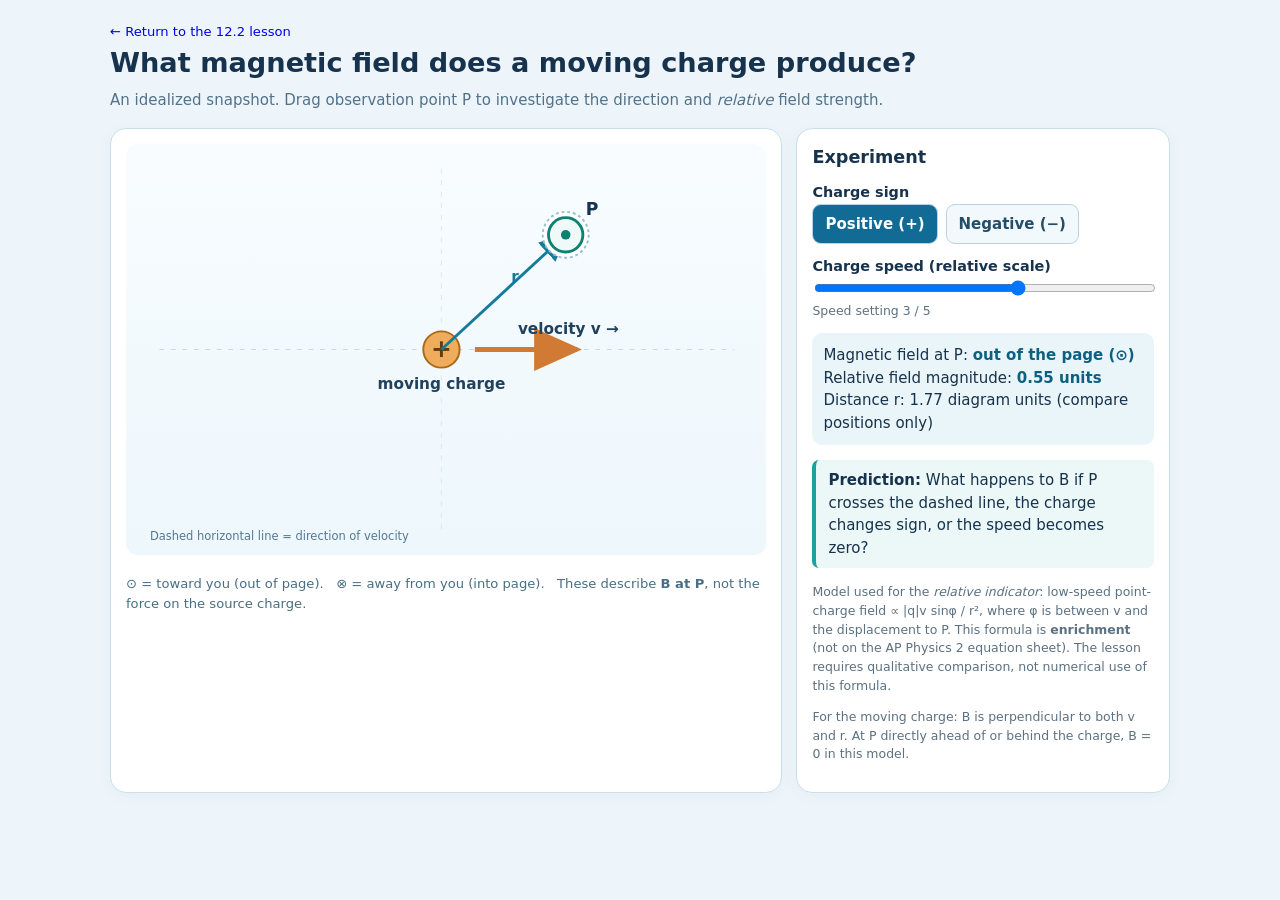
<file: 12.2/moving-charge-field.html>
<!doctype html><html lang="en"><head><meta charset="utf-8"><meta name="viewport" content="width=device-width, initial-scale=1"><title>Magnetic Field Produced by a Moving Charge | 12.2</title>
<style>
:root{--ink:#17324c;--teal:#14769d;--paper:#edf5fa;--line:#cbdfeb}*{box-sizing:border-box}body{margin:0;font:15px/1.5 system-ui,-apple-system,Segoe UI,Arial,sans-serif;color:var(--ink);background:var(--paper)}.app{max-width:1100px;margin:auto;padding:20px}h1{font-size:clamp(1.25rem,2.5vw,1.7rem);margin:0 0 6px}.sub{color:#52718a;margin:0 0 16px}.layout{display:grid;grid-template-columns:minmax(0,1.8fr) minmax(270px,1fr);gap:14px}.stage,.panel{background:white;border:1px solid var(--line);border-radius:16px;padding:15px;box-shadow:0 3px 16px #1f5a7b0b}svg{width:100%;max-height:485px;touch-action:none;background:linear-gradient(#f8fcff,#edf7fc);border-radius:12px}#Bmarker{pointer-events:none}#P{cursor:grab}#P:active{cursor:grabbing}label{font-weight:690;font-size:.9rem;display:block;margin-top:12px}.buttons{display:flex;gap:8px;flex-wrap:wrap}.buttons button{border:1px solid #b9d3e1;border-radius:9px;background:#f2f9fc;padding:8px 12px;font:inherit;font-weight:750;cursor:pointer;color:#244d67}.buttons button.selected{background:#116b95;color:white}.readout{background:#eaf5f9;border-radius:10px;padding:11px;margin:12px 0;min-height:86px}.readout strong{color:#0e6082}.legend{font-size:.82rem;color:#476f85}.focus{border-left:4px solid #18a2a1;padding:9px 12px;background:#ebf8f7;border-radius:7px}.tiny{font-size:.78rem;color:#5c7181}.back{font-size:.82rem;text-decoration:none}.svgtxt{font-size:16px;fill:#21415c;font-weight:650}.dashed{stroke-dasharray:6 6}button:focus-visible,#P:focus-visible{outline:3px solid #e99d38;outline-offset:2px}@media(max-width:760px){.layout{grid-template-columns:1fr}.app{padding:13px}.stage,.panel{padding:11px}svg{max-height:430px}}</style></head>
<body><main class="app"><a class="back" href="index.html#section-a">← Return to the 12.2 lesson</a><h1>What magnetic field does a moving charge produce?</h1><p class="sub">An idealized snapshot. Drag observation point P to investigate the direction and <em>relative</em> field strength.</p><div class="layout"><div class="stage"><svg id="scene" viewBox="0 0 670 430" role="img" aria-labelledby="svgtitle svgdesc"><title id="svgtitle">Moving charge and magnetic field at point P</title><desc id="svgdesc">A charge moves to the right. Move point P to examine the magnetic field perpendicular to the page.</desc><defs><marker id="arrowR" markerWidth="11" markerHeight="9" refX="9" refY="4.5" orient="auto"><path d="M0,0 L10,4.5 L0,9 Z" fill="#D17A33"/></marker><marker id="arrowT" markerWidth="10" markerHeight="9" refX="9" refY="4.5" orient="auto"><path d="M0,0 L10,4.5 L0,9 Z" fill="#147c9a"/></marker></defs><line x1="35" y1="215" x2="636" y2="215" stroke="#c6d9e6" stroke-dasharray="5 7"/><line x1="330" y1="26" x2="330" y2="405" stroke="#d9e7ef" stroke-dasharray="5 7"/>
<circle cx="330" cy="215" r="19" fill="#eeac5c" stroke="#a96818" stroke-width="2"/><text id="chargeText" x="330" y="223" text-anchor="middle" font-size="26" font-weight="800" fill="#603c0e">+</text><text x="330" y="256" text-anchor="middle" class="svgtxt">moving charge</text>
<line x1="365" y1="215" x2="472" y2="215" stroke="#d17a33" stroke-width="5" marker-end="url(#arrowR)"/><text x="410" y="199" class="svgtxt" fill="#a85c20">velocity v →</text>
<line id="rLine" x1="330" y1="215" x2="460" y2="95" stroke="#147c9a" stroke-width="3" marker-end="url(#arrowT)"/><text id="rLabel" x="400" y="135" fill="#147c9a" font-size="16" font-weight="700">r</text>
<g id="P" tabindex="0" role="slider" aria-label="Observation point, arrow keys to move" aria-valuemin="-180" aria-valuemax="180" aria-valuenow="120"><circle id="halo" cx="460" cy="95" r="24" stroke="#99bdce" stroke-dasharray="3 3" fill="#fff" stroke-width="2"/><circle id="point" cx="460" cy="95" r="8" fill="#2c779d"/><text id="pLabel" x="473" y="83" font-size="18" font-weight="800" fill="#17324c">P</text></g><g id="Bmarker"><circle id="bOuter" cx="460" cy="95" r="18" fill="#effaf8" stroke="#0e8272" stroke-width="3"/><circle id="bDot" cx="460" cy="95" r="5" fill="#0e8272"/></g>
<text x="25" y="414" font-size="12" fill="#547892">Dashed horizontal line = direction of velocity</text></svg><p class="legend">⊙ = toward you (out of page). &nbsp; ⊗ = away from you (into page). &nbsp; These describe <strong>B at P</strong>, not the force on the source charge.</p></div>
<div class="panel"><h2 style="font-size:1.1rem;margin:0">Experiment</h2><label>Charge sign</label><div class="buttons"><button id="pos" class="selected" type="button">Positive (+)</button><button id="neg" type="button">Negative (−)</button></div><label for="speed">Charge speed (relative scale)</label><input id="speed" type="range" min="0" max="5" step="1" value="3" style="width:100%"><div id="speedread" class="tiny">Speed setting 3 / 5</div><div class="readout" aria-live="polite"><div id="dir">Magnetic field at P: <strong>out of the page (⊙)</strong></div><div id="str">Relative field magnitude: <strong>–</strong></div><div id="loc">Distance r: –</div></div><p class="focus"><strong>Prediction:</strong> What happens to B if P crosses the dashed line, the charge changes sign, or the speed becomes zero?</p><p class="tiny">Model used for the <em>relative indicator</em>: low-speed point-charge field ∝ |q|v sinφ / r², where φ is between v and the displacement to P. This formula is <strong>enrichment</strong> (not on the AP Physics 2 equation sheet). The lesson requires qualitative comparison, not numerical use of this formula.</p><p class="tiny">For the moving charge: B is perpendicular to both v and r. At P directly ahead of or behind the charge, B = 0 in this model.</p></div></div></main>
<script>
(()=>{const svg=document.getElementById('scene'),P=document.getElementById('P');let x=460,y=95,sign=1,speed=3;const clamp=(v,a,b)=>Math.min(b,Math.max(a,v));
function paint(){let dx=x-330,dy=y-215,dist=Math.hypot(dx,dy);if(dist<38){let a=Math.atan2(dy,dx);x=330+38*Math.cos(a);y=215+38*Math.sin(a);dx=x-330;dy=y-215;dist=38;}let out=sign*dy<0 && speed>0;let into=sign*dy>0 && speed>0;let zero=Math.abs(dy)<2 || speed===0;
let names=['halo','point','bOuter','bDot'];for(let id of names){let e=document.getElementById(id);e.setAttribute('cx',x);e.setAttribute('cy',y);}document.getElementById('rLine').setAttribute('x2',x);document.getElementById('rLine').setAttribute('y2',y);document.getElementById('pLabel').setAttribute('x',x+21);document.getElementById('pLabel').setAttribute('y',y-21);document.getElementById('rLabel').setAttribute('x',(330+x)/2+8);document.getElementById('rLabel').setAttribute('y',(215+y)/2-11);document.getElementById('chargeText').textContent=sign>0?'+':'−';document.getElementById('speedread').textContent='Speed setting '+speed+' / 5';document.querySelector('#pos').classList.toggle('selected',sign>0);document.querySelector('#neg').classList.toggle('selected',sign<0);document.getElementById('speed').value=speed;
let s=zero?'zero (velocity is parallel to the position vector, or speed is zero)':out?'out of the page (⊙)':'into the page (⊗)';document.getElementById('dir').innerHTML='Magnetic field at P: <strong>'+s+'</strong>';document.getElementById('bOuter').style.display=zero?'none':'';document.getElementById('bDot').style.display=zero?'none':'';let g=document.getElementById('Bmarker');g.querySelectorAll('.cross').forEach(t=>t.remove());if(!zero&&into){document.getElementById('bDot').style.display='none';for(const flip of [-1,1]){let line=document.createElementNS('http://www.w3.org/2000/svg','line');line.setAttribute('class','cross');line.setAttribute('x1',x-8);line.setAttribute('y1',y+flip*8);line.setAttribute('x2',x+8);line.setAttribute('y2',y-flip*8);line.setAttribute('stroke','#0e8272');line.setAttribute('stroke-width','3');g.appendChild(line)}}
const rel=(speed/3)*Math.abs(dy)/dist*Math.pow(160/dist,2);document.getElementById('str').innerHTML='Relative field magnitude: <strong>'+(zero?'0':rel.toFixed(2))+' units</strong>';document.getElementById('loc').textContent='Distance r: '+(dist/100).toFixed(2)+' diagram units (compare positions only)';P.setAttribute('aria-valuenow',String(Math.round(y-215)));}
function move(e){let r=svg.getBoundingClientRect();x=clamp((e.clientX-r.left)*670/r.width,33,630);y=clamp((e.clientY-r.top)*430/r.height,30,390);paint()}
let drag=false;P.addEventListener('pointerdown',e=>{drag=true;P.setPointerCapture(e.pointerId);move(e)});P.addEventListener('pointermove',e=>{if(drag)move(e)});P.addEventListener('pointerup',()=>drag=false);P.addEventListener('keydown',e=>{const step=e.shiftKey?20:8;if(e.key==='ArrowRight')x+=step;else if(e.key==='ArrowLeft')x-=step;else if(e.key==='ArrowUp')y-=step;else if(e.key==='ArrowDown')y+=step;else return;e.preventDefault();x=clamp(x,34,630);y=clamp(y,30,392);paint()});document.getElementById('pos').onclick=()=>{sign=1;paint()};document.getElementById('neg').onclick=()=>{sign=-1;paint()};document.getElementById('speed').oninput=e=>{speed=Number(e.target.value);paint()};paint()})();
</script></body></html>
</file>
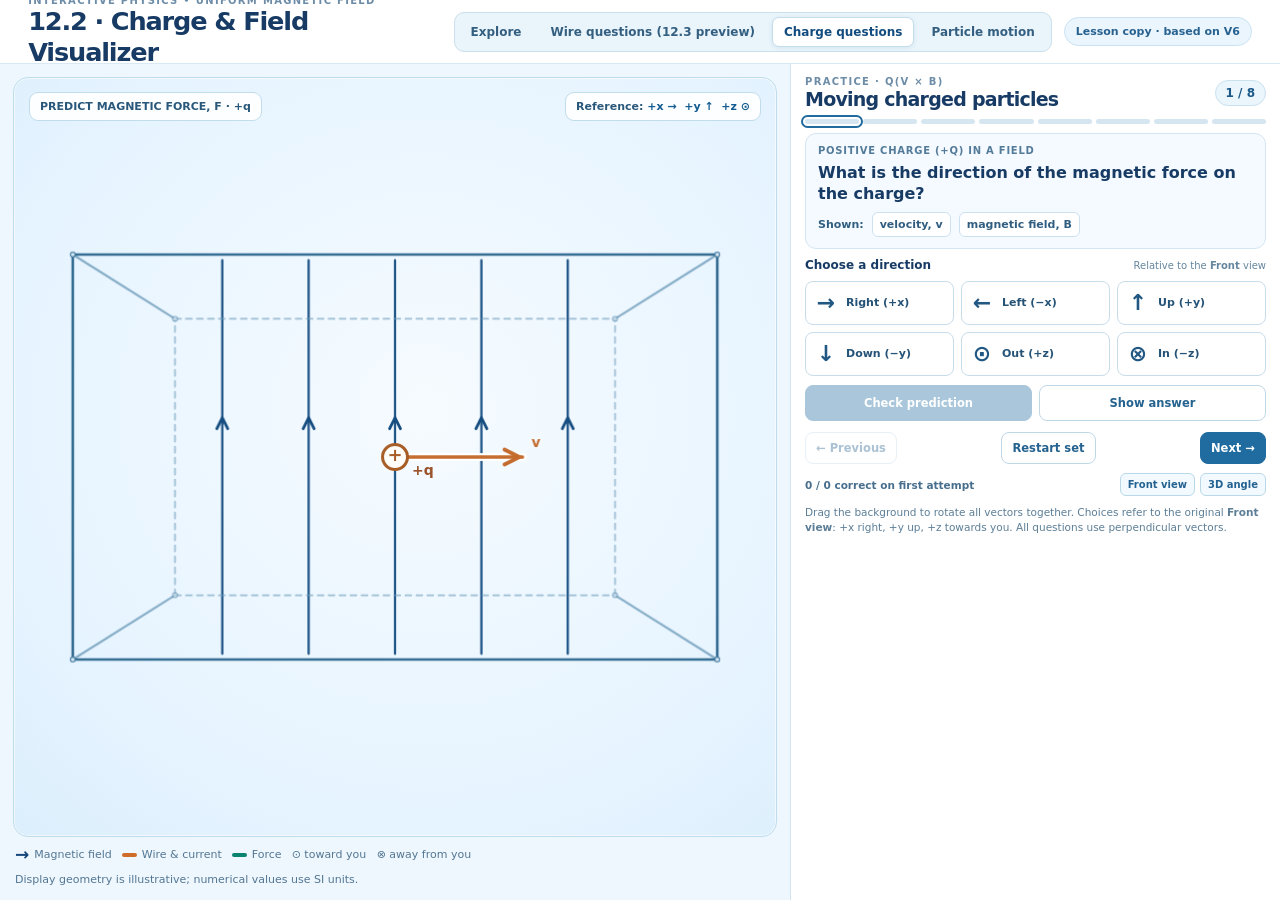
<file: 12.2/visualizer.html>
<!DOCTYPE html>
<html lang="en">
<head>
<meta charset="utf-8">
<meta name="viewport" content="width=device-width,initial-scale=1">
<title>12.2 | Charged-Particle Force & Motion Visualizer</title>
<style>

:root{--ink:#173b64;--blue:#20568b;--wash:#e7f4ff;--border:#c3dced;--muted:#607e98;--teal:#087b68}
*{box-sizing:border-box}
[hidden]{display:none!important}
html,body{margin:0;width:100%;min-height:100%;font-family:Inter,ui-sans-serif,system-ui,-apple-system,Segoe UI,Roboto,Arial,sans-serif;color:var(--ink);background:#eef6fc}
button,input{font:inherit}
button:focus-visible,input:focus-visible{outline:3px solid #4ca7d9;outline-offset:2px}
.app{display:flex;flex-direction:column;height:100dvh;min-height:0;overflow:hidden}
.topbar{flex:none;height:64px;padding:8px clamp(16px,2.2vw,30px);background:#fff;border-bottom:1px solid #d9e9f4;display:flex;justify-content:space-between;align-items:center;gap:16px}
.eyebrow{font-size:10px;letter-spacing:.13em;font-weight:800;text-transform:uppercase;color:#6d8ca7}
.topbar h1{margin:0;font-size:clamp(20px,2vw,27px);letter-spacing:-.045em;line-height:1.22}
.header-tag{font-size:11px;font-weight:750;color:#276190;background:#eaf5fd;border:1px solid #cae2f3;border-radius:25px;padding:7px 11px;white-space:nowrap}
.workspace{display:grid;grid-template-columns:minmax(0,1fr) minmax(390px,490px);flex:1;min-height:0}
.stage-wrap{display:flex;flex-direction:column;min-width:0;min-height:0;padding:13px;background:#edf7fd}
.stage{position:relative;min-height:0;flex:1;overflow:hidden;border-radius:15px;background:radial-gradient(ellipse 85% 82% at 54% 44%,#f6fbff 0%,#e6f4ff 65%,#d9edfb 100%);border:1px solid #bfdced;box-shadow:inset 0 0 0 1px #ffffff99}
canvas{display:block;width:100%;height:100%;cursor:grab;touch-action:none}
canvas:active{cursor:grabbing}
.overlay{position:absolute;pointer-events:none}
.top-left{top:16px;left:16px}.top-right{top:16px;right:19px;text-align:right}
.small-caption{font-size:10px;text-transform:uppercase;letter-spacing:.12em;font-weight:800;color:#6085a1}
.big-number{margin-top:3px;font-size:25px;letter-spacing:-.04em;font-weight:760;font-variant-numeric:tabular-nums}
.tiny{font-size:11px;color:#547493;font-weight:650}
.b-pill{display:inline-flex;align-items:center;gap:7px;padding:7px 11px;border-radius:24px;background:#fffffff0;border:1px solid #c3deef;font-size:11px;font-weight:760;color:#18477a;box-shadow:0 2px 8px #9dbed51f}.arrow{font-size:16px}
.wire-readout{position:absolute;top:58px;left:16px;pointer-events:none;background:#fffffff0;border:1px solid #d5e6ed;border-radius:7px;padding:5px 9px;color:#aa5325;font-weight:780;font-size:11px}
.view-info{position:absolute;bottom:14px;left:16px;right:16px;display:flex;align-items:flex-end;justify-content:space-between;gap:14px;pointer-events:none}
.symbol-chip{display:inline-flex;align-items:center;gap:8px;padding:9px 10px;background:#ffffffdd;border:1px solid #c6e0f2;box-shadow:0 2px 12px #779bb01a;border-radius:9px;font-size:12px;font-weight:690;backdrop-filter:blur(7px);max-width:390px}.symbol-glyph{font-size:24px;line-height:1;color:#1a4f82;font-weight:830}
.hint{color:#567a98;font-size:11px;line-height:1.5;text-align:right;text-shadow:0 1px white}
.stage-foot{flex:none;display:flex;justify-content:space-between;gap:10px;align-items:center;flex-wrap:wrap;color:#547693;font-size:11px;padding:9px 2px 1px}
.legend{display:flex;align-items:center;gap:10px;flex-wrap:wrap}.legend-item{display:inline-flex;gap:5px;align-items:center}.legend-icon{font-weight:850;color:#17467b;font-size:17px;line-height:1}
.color-mark{width:15px;height:4px;border-radius:3px;display:inline-block}.color-mark.copper{background:#cf6c2a}.color-mark.teal{background:#09846f}
.panel{min-height:0;padding:12px 14px;background:#fff;border-left:1px solid #d2e4f2;display:flex;flex-direction:column;gap:9px;overflow:auto}
.controls-heading{display:flex;justify-content:space-between;align-items:center;gap:14px}
.panel h2{font-size:17px;margin:0;letter-spacing:-.03em}
.controls-heading .short-help{max-width:260px;text-align:right;font-size:10.5px;line-height:1.3;color:#64819b}
.control-card{border:1px solid #d7e7f2;background:#f9fcff;border-radius:10px;padding:10px 11px}
.control-card.camera-card{background:#f6fbff}
.card-head{display:flex;align-items:center;justify-content:space-between;min-height:18px;margin-bottom:6px;gap:10px}
.card-head strong{font-size:11px;letter-spacing:.075em;font-weight:840;text-transform:uppercase;color:#567b9a}
.card-head .mini-toggle{font-size:11px}
.view-grid{display:grid;grid-template-columns:repeat(4,minmax(0,1fr));gap:6px}
.view-btn{border:1px solid #c4ddea;border-radius:8px;background:#fff;color:#244e76;padding:5px 3px;display:flex;gap:1px;align-items:center;justify-content:center;flex-direction:column;min-height:53px;cursor:pointer;font-size:10.5px;font-weight:740;transition:background .15s,border-color .15s}
.view-btn:hover{background:#eaf6ff;border-color:#8bbfe1}.view-btn.active{border-color:#1d679f;background:#dff1ff;box-shadow:inset 0 0 0 1px #1d679f}
.view-btn .symbol{font-size:18px;line-height:1.15;color:#1c558c}.mini{font-size:9px;color:#6a8ba2;font-weight:550}
.range-row{display:grid;grid-template-columns:155px minmax(0,1fr) 60px;align-items:center;gap:9px;min-height:34px}
.range-row label{font-size:11.5px;font-weight:700;color:#1f4166}
.range-row output{text-align:right;font-size:11.5px;font-weight:790;font-variant-numeric:tabular-nums;color:#235d92;white-space:nowrap}
.range-row input[type=range]{width:100%;margin:0;accent-color:#1d6da4;cursor:pointer}
.switches{display:flex;align-items:center;gap:12px;flex-wrap:wrap;margin-top:7px;min-height:24px}
.mini-toggle{display:inline-flex;align-items:center;gap:6px;white-space:nowrap;font-weight:700;font-size:11px;color:#244c74;cursor:pointer}
.mini-toggle input{width:15px;height:15px;margin:0;accent-color:#146da4;cursor:pointer}
.action-btn{margin-left:auto;background:white;border:1px solid #b4d2e8;border-radius:7px;font-weight:760;color:#225f8c;padding:5px 10px;font-size:10.5px;cursor:pointer}
.action-btn:hover{background:#e9f6ff;border-color:#66a9d3}
.value-box{display:flex;justify-content:space-between;gap:7px;margin:7px 0 0;padding:8px 10px;background:#ecf8f7;border:1px solid #b6dfd5;border-radius:8px;align-items:center}
.value-box .value{font-size:20px;letter-spacing:-.03em;font-weight:820;color:#087b68;font-variant-numeric:tabular-nums;white-space:nowrap}
.value-box .value-title{font-size:11px;font-weight:800;color:#286a67}
.value-box .value-sub{font-size:10px;color:#668e8e;margin-top:1px}
.panel-note{padding:2px 3px;color:#587b97;font-size:10.5px;line-height:1.4}
.panel-note b{color:#315c79}
/* Shorter screens: keep all controls visible by tightening vertical spacing. */
@media (min-width:1000px) and (max-height:780px){
 .topbar{height:54px}.panel{gap:6px;padding:8px 11px}.control-card{padding:7px 9px}.card-head{margin-bottom:3px}.range-row{min-height:30px}.switches{margin-top:4px}.view-btn{min-height:45px}.panel-note{font-size:10px}.stage-wrap{padding:9px}.stage-foot{padding:5px 1px 0}
}
@media (max-width:1120px) and (min-width:921px){.workspace{grid-template-columns:minmax(0,1fr) 415px}.panel{padding:9px}.range-row{grid-template-columns:132px minmax(0,1fr) 54px;gap:6px}.switches{gap:8px}}
@media (min-width:921px) and (max-height:700px){
 .topbar{height:48px}.topbar h1{font-size:21px}
 .panel{padding:6px 9px;gap:4px}.controls-heading h2{font-size:15px}.controls-heading .short-help{display:none}
 .control-card{padding:5px 8px}.card-head{min-height:15px;margin-bottom:2px}.card-head strong{font-size:10px}
 .view-btn{min-height:39px;font-size:9.5px}.view-btn .symbol{font-size:16px}
 .range-row{min-height:25px}.range-row label,.range-row output{font-size:10.5px}
 .switches{min-height:20px;margin-top:2px;gap:9px}.mini-toggle{font-size:10px}.mini-toggle input{width:14px;height:14px}
 .value-box{padding:4px 8px;margin-top:4px}.value-box .value{font-size:17px}.value-box .value-title{font-size:10px}.value-box .value-sub{font-size:9px}
 .action-btn{padding:3px 8px;font-size:10px}.panel-note{display:none}
 .stage-wrap{padding:6px}.stage-foot{font-size:10px;padding:4px 0 0}
}
@media(max-width:920px){.app{height:auto;min-height:100dvh;overflow:visible}.workspace{display:flex;flex-direction:column}.stage-wrap{min-height:480px}.stage{flex:none;height:58vh;min-height:410px}.panel{overflow:visible;border-left:0;border-top:1px solid #d2e4f2;padding:14px;gap:10px}.controls-heading .short-help{max-width:none}.stage-foot{padding-bottom:6px}.range-row{grid-template-columns:155px minmax(0,1fr) 64px}}
@media(max-width:580px){.topbar{height:60px;padding:8px 12px}.topbar h1{font-size:21px}.header-tag{display:none}.stage-wrap{padding:8px;min-height:400px}.stage{height:55vh;min-height:360px}.view-grid{grid-template-columns:repeat(2,1fr)}.view-btn{min-height:45px}.range-row{grid-template-columns:115px minmax(0,1fr) 55px;gap:6px}.range-row label{font-size:11px}.control-card{padding:9px}.controls-heading .short-help{display:none}.top-left{top:12px;left:10px}.top-right{top:12px;right:10px}.wire-readout{top:53px;left:10px}.view-info{bottom:10px;left:10px;right:10px}.symbol-chip{font-size:10.5px;max-width:215px}.symbol-glyph{font-size:19px}.hint{font-size:9.5px;max-width:130px}.big-number{font-size:22px}}

/* Prediction modes sit alongside the original free explorer. */
.topbar{gap:12px}.mode-nav{display:flex;gap:5px;margin-left:auto;background:#e9f4fb;border:1px solid #ccdfec;border-radius:10px;padding:4px}
.mode-btn{background:none;color:#345f80;border:1px solid transparent;border-radius:7px;padding:7px 11px;font-size:12px;font-weight:750;cursor:pointer;white-space:nowrap}.mode-btn:hover{background:#fff}.mode-btn.active{background:#fff;border-color:#c2ddec;color:#134c7e;box-shadow:0 1px 4px #81a8c333}
.panel-inner,.quiz-panel{display:flex;flex-direction:column;gap:9px;min-height:0;flex:none}
.quiz-panel h2{font-size:19px;margin:1px 0 0;letter-spacing:-.04em}
.quiz-head,.quiz-step,.quiz-navigation,.quiz-footer,.known-row{display:flex;justify-content:space-between;align-items:center;gap:8px}
.quiz-counter{border-radius:20px;background:#eaf5fc;border:1px solid #cae2ee;padding:5px 10px;font-weight:800;color:#1c5888;font-size:12px}
.quiz-progress{display:flex;gap:4px}.quiz-progress span{height:5px;flex:1;border-radius:6px;background:#d6e6f0}.quiz-progress span.done{background:#6d9ab7}.quiz-progress span.correct{background:#0a866d}.quiz-progress span.current{outline:2px solid #226b9e;outline-offset:2px}
.quiz-prompt{border:1px solid #d5e6f2;background:#f4faff;border-radius:11px;padding:11px 12px}.q-tag{font-size:10px;letter-spacing:.075em;text-transform:uppercase;color:#547b99;font-weight:820}.quiz-question{font-size:16px;font-weight:780;line-height:1.32;margin:6px 0 8px}.known-row{justify-content:flex-start;flex-wrap:wrap;font-size:11px;color:#315e80;font-weight:680}.known-chip{background:white;border:1px solid #cce1f0;padding:5px 7px;border-radius:6px}.known-chip i{font-family:Georgia,serif;font-size:13px}
.quiz-step strong{font-size:12px}.quiz-step span{font-size:10px;color:#66869e}
.answer-grid{display:grid;grid-template-columns:repeat(3,minmax(0,1fr));gap:7px}.answer-btn{display:flex;align-items:center;gap:7px;text-align:left;background:white;border:1px solid #c7ddeb;border-radius:8px;padding:10px 7px;cursor:pointer;font-weight:680;color:#255377;min-width:0;font-size:11px;line-height:1.1}.answer-btn:hover:not(:disabled){background:#eaf7ff;border-color:#69a4c7}.answer-btn b{font-size:22px;color:#205783;min-width:26px;text-align:center;line-height:1}.answer-btn.selected{background:#e2f2ff;border-color:#1d689e;box-shadow:inset 0 0 0 1px #1d689e}.answer-btn.correct{background:#e8f8f3;border-color:#05916c}.answer-btn.wrong{background:#fff0eb;border-color:#bf573c}.answer-btn:disabled{cursor:default;opacity:.8}
.quiz-actions{display:grid;grid-template-columns:1fr 1fr;gap:7px}.primary-btn,.secondary-btn{border-radius:8px;padding:10px 11px;font-weight:780;font-size:11.5px;cursor:pointer}.primary-btn{background:#206b9f;border:1px solid #206b9f;color:white}.primary-btn:hover:not(:disabled){background:#155683}.secondary-btn{background:white;border:1px solid #bfd8e8;color:#24628f}.secondary-btn:hover:not(:disabled){background:#eef8ff}.primary-btn:disabled,.secondary-btn:disabled{opacity:.38;cursor:default}
.quiz-feedback{border:1px solid #c9dfeb;background:#f7fbff;border-radius:9px;padding:10px 11px}.quiz-feedback.success{border-color:#9acfbf;background:#f0faf7}.quiz-feedback.retry{border-color:#e0c5b9;background:#fff8f3}.feedback-title{font-size:12px;font-weight:850;margin-bottom:4px}.feedback-body{font-size:11.5px;line-height:1.45;color:#395c74}
.quiz-navigation{margin-top:2px}.quiz-navigation button{padding:8px 10px}
.quiz-footer{font-size:10.5px;color:#476f8d;font-weight:700}.quiz-cam{display:flex;gap:5px}.quiz-cam button{border:1px solid #b9d8e9;background:#f3faff;border-radius:6px;padding:5px 7px;color:#246291;font-weight:780;cursor:pointer;font-size:10px}
.quiz-advice{margin:0;color:#5c7e97;font-size:10.5px;line-height:1.45}
.quiz-stage-hud{position:absolute;pointer-events:none;left:15px;right:15px;top:14px;display:flex;justify-content:space-between;align-items:flex-start;gap:8px;flex-wrap:wrap}.quiz-hud-pill,.quiz-axis-key{background:#ffffffea;border:1px solid #c1dceb;border-radius:9px;padding:7px 10px;color:#29587b;font-size:11px;font-weight:770}.quiz-axis-key b{color:#135c91}
@media(min-width:921px) and (max-height:780px){.panel-inner,.quiz-panel{gap:6px}.quiz-prompt{padding:9px 10px}.quiz-question{font-size:14px;margin:4px 0 6px}.answer-btn{padding:8px 6px}.quiz-feedback{padding:8px 9px}.quiz-advice{font-size:10px}.mode-btn{padding:5px 9px}}
@media(min-width:921px) and (max-height:680px){.quiz-panel{gap:4px}.quiz-prompt{padding:7px 9px}.answer-btn{padding:6px 5px}.quiz-question{font-size:13px;margin:2px 0 4px}.quiz-actions button{padding:7px}.quiz-feedback{padding:5px 8px}.quiz-advice{display:none}.quiz-navigation button{padding:6px}}
@media(max-width:1090px){.header-tag{display:none}.mode-btn{padding:6px 8px}}
@media(max-width:600px){.topbar{height:auto;min-height:87px;flex-wrap:wrap;justify-content:center;gap:4px}.topbar>div:first-child{width:100%;text-align:center}.mode-nav{margin:0 auto}.mode-btn{font-size:11px}.quiz-stage-hud{top:8px;left:8px;right:8px}.quiz-axis-key{font-size:9px}.quiz-panel{gap:8px}.answer-btn{font-size:10px;padding:8px 5px}.answer-btn b{min-width:19px;font-size:20px}}


/* Animated particle module — compact controls and a legible, orbiting 3D scene. */
.color-mark.violet{background:#865caa}
.particle-panel{display:flex;flex-direction:column;gap:8px;min-height:0;flex:none}
.particle-panel .control-card{padding:8px 10px}
.particle-panel .card-head{margin-bottom:5px}
.particle-help{font-size:10px;color:#64839b;font-weight:680;text-align:right;line-height:1.25}
.particle-segmented{display:flex;gap:4px;padding:3px;border:1px solid #c9deec;background:#eaf5fc;border-radius:8px}
.particle-segmented button{flex:1;border:1px solid transparent;background:transparent;color:#3b6483;border-radius:6px;font-size:11px;font-weight:790;padding:7px 6px;cursor:pointer}
.particle-segmented button.active{background:white;color:#174f7c;border-color:#bbd8ea;box-shadow:0 1px 4px #a9c5d350}
.particle-sign{display:grid;grid-template-columns:155px 1fr;gap:9px;align-items:center;margin-bottom:4px}
.particle-sign>span{font-size:11.5px;font-weight:730}
.particle-sign .particle-segmented button{padding:4px}
.particle-panel .range-row{grid-template-columns:129px minmax(0,1fr) 116px;min-height:29px;gap:7px}
.particle-panel .range-row output{font-size:10.5px}
.particle-play-controls{display:grid;grid-template-columns:1.05fr 1fr 1fr;gap:6px}
.particle-play-controls button{padding:8px 6px}
.particle-panel .switches{gap:8px 12px;margin:0}
.particle-appearance .mini-toggle{font-size:10.7px}
.particle-appearance .mini-toggle input{width:14px;height:14px}
.particle-results-grid{display:grid;grid-template-columns:repeat(2,minmax(0,1fr));gap:6px}
.particle-results-grid>div{border:1px solid #d6e8f1;border-radius:7px;background:#fff;display:flex;flex-direction:column;gap:3px;padding:6px 8px;min-width:0}
.particle-results-grid span{font-size:10px;color:#577c96;font-weight:740}
.particle-results-grid b{font-size:14px;color:#1f5785;white-space:nowrap;font-variant-numeric:tabular-nums}
.particle-equation{font-size:10px;color:#477490;font-weight:720;line-height:1.25;margin-top:6px}
.particle-view-buttons{display:grid;grid-template-columns:repeat(3,minmax(0,1fr));gap:6px}
.particle-view-buttons button{font-size:11px;font-weight:760;padding:7px 3px;background:white;border:1px solid #c4ddeb;color:#245c89;border-radius:7px;cursor:pointer}
.particle-view-buttons button:hover{background:#e3f3ff;border-color:#6daed7}
.particle-stage-hud{position:absolute;inset:13px 14px auto;display:flex;justify-content:space-between;gap:10px;pointer-events:none}
.particle-hud-card{display:flex;flex-direction:column;gap:4px;background:#ffffffeb;border:1px solid #bcd9eb;border-radius:9px;padding:8px 11px;box-shadow:0 2px 8px #668dad1c}
.particle-hud-card b{font-size:12px;color:#1b5280}.particle-hud-card span{font-size:10.5px;color:#537e9e;font-weight:700}
.particle-hud-time{text-align:right}
.particle-panel .panel-note{line-height:1.36;padding:0 2px}
@media(min-width:921px) and (max-height:800px){
 .particle-panel{gap:5px}.particle-panel .control-card{padding:6px 9px}.particle-panel .card-head{margin-bottom:3px}
 .particle-panel .range-row{min-height:27px}.particle-segmented button{padding:5px}.particle-play-controls button{padding:6px}
 .particle-results-grid{gap:4px}.particle-results-grid>div{padding:4px 7px}.particle-results-grid b{font-size:12px}
 .particle-panel .switches{gap:5px 9px}.particle-appearance .mini-toggle{font-size:10px}
 .particle-view-buttons button{padding:5px 2px}.particle-panel .panel-note{font-size:9.5px}
}
@media(min-width:921px) and (max-height:680px){
 .particle-panel{gap:4px}.particle-panel .control-card{padding:4px 7px}.particle-panel .range-row{min-height:23px}
 .particle-panel .card-head{margin-bottom:2px}.particle-sign{margin-bottom:2px}
 .particle-panel .particle-help{font-size:9px}.particle-results-grid>div{padding:3px 6px}
 .particle-panel .panel-note{display:none}.particle-segmented button,.particle-view-buttons button{padding:3px 5px}
}
@media(min-width:921px) and (min-height:681px) and (max-height:760px){.particle-panel .control-card{padding:4px 8px}.particle-panel .range-row{min-height:26px}.particle-panel .particle-segmented button{padding:4px 5px}.particle-panel .particle-results-grid>div{padding:4px 6px}.particle-panel .particle-view-buttons button{padding:5px 3px}}
@media(max-width:1090px) and (min-width:921px){.particle-panel .range-row{grid-template-columns:113px minmax(0,1fr) 107px}.particle-sign{grid-template-columns:113px 1fr}}
@media(max-width:600px){.particle-panel .range-row{grid-template-columns:102px minmax(0,1fr) 104px}.particle-sign{grid-template-columns:102px 1fr}.particle-stage-hud{inset:8px 8px auto}.particle-hud-card{padding:6px}.particle-hud-card span{font-size:9px}}


/* Species-aware motion controls and quantitative orbit comparisons. */
.particle-species-row{display:grid;grid-template-columns:83px minmax(0,1fr) 40px;gap:7px;align-items:center}
.particle-species-row label{font-size:11px;font-weight:780;color:#214466}
.particle-species-row select{appearance:auto;width:100%;min-width:0;background:white;border:1px solid #bcd8e8;border-radius:7px;color:#214c73;padding:7px 5px;font-size:11.5px;font-weight:760;cursor:pointer}
.particle-charge-badge{background:#e3f1fc;border:1px solid #bedbed;padding:5px 4px;text-align:center;border-radius:6px;font-size:11px;font-weight:850;color:#255b85}
.particle-species-meta{font-size:10px;color:#517894;font-weight:710;margin-top:5px;letter-spacing:.005em}
.particle-results-grid b{font-size:13px}
.particle-scaling .particle-segmented button{padding:5px}
@media (min-width:921px) and (max-height:800px){
 .particle-panel{gap:5px}.particle-panel .control-card{padding:5px 8px}
 .particle-panel .card-head{margin-bottom:3px}
 .particle-species-row select{padding:4px 5px}
 .particle-species-meta{margin-top:3px;font-size:9px}
 .particle-scaling .particle-segmented button{padding:4px}
}
@media (min-width:921px) and (max-height:680px){
 .particle-panel{gap:3px}.particle-panel .control-card{padding:3px 7px}
 .particle-panel .range-row{min-height:21px}
 .particle-results-grid>div{padding:2px 5px;gap:1px}
 .particle-results-grid b{font-size:12px}
 .particle-species-row select{padding:3px}
 .particle-species-meta{margin-top:2px;font-size:9px}
}


/* Particle camera controls live alongside the canvas, instead of pushing SI data below the fold. */
.particle-camera-toolbar{display:flex;align-items:center;gap:5px;flex-shrink:0;margin-left:auto}
.particle-camera-toolbar button{border:1px solid #bad7e9;background:#fff;color:#235d8a;border-radius:7px;padding:4px 8px;font-size:10.5px;font-weight:790;white-space:nowrap;cursor:pointer}
.particle-camera-toolbar button:hover{background:#def1fe;border-color:#82b9de}
@media(max-width:920px){.particle-camera-toolbar{margin:0 0 0 auto}}
@media(max-width:540px){.particle-camera-toolbar{margin-left:0}.particle-camera-toolbar button{padding:4px 5px;font-size:9px}}
@media(min-width:921px) and (max-height:780px){.particle-panel .panel-note{font-size:9px;line-height:1.22}}

@media(min-width:921px) and (max-height:780px){
 .particle-panel .particle-note{display:none}
 .particle-panel{gap:4px}
}
</style>
</head>
<body>
<div class="app">
<header class="topbar"><div><div class="eyebrow">Interactive physics • Uniform magnetic field</div><h1>12.2 · Charge &amp; Field Visualizer</h1></div><nav class="mode-nav" aria-label="Activity mode">
<button type="button" class="mode-btn active" data-mode="explore">Explore</button>
<button type="button" class="mode-btn" data-mode="wire">Wire questions (12.3 preview)</button>
<button type="button" class="mode-btn" data-mode="charge">Charge questions</button>
<button type="button" class="mode-btn" data-mode="particle">Particle motion</button>
</nav><div class="header-tag">Lesson copy · based on V6</div></header>
<div class="workspace">
<main class="stage-wrap" aria-label="Interactive magnetic field view">
<div class="stage" id="stage">
<canvas id="fieldCanvas" aria-label="Drag empty space to orbit the field and wire together. Drag the orange wire tip to rotate the wire, or its midpoint to reposition it."></canvas>
<div class="overlay top-left" id="exploreTopLeft"><div class="b-pill"><span class="arrow">→</span> Uniform field, <i>B</i> in +x</div></div>
<div class="wire-readout" id="wireBadge">Wire θ = 90.0°</div>
<div class="particle-stage-hud" id="particleStageHud" hidden><div class="particle-hud-card"><b id="particleHudMode">Circular orbit</b><span id="particleHudDetail">B along +x · proton</span></div><div class="particle-hud-card particle-hud-time"><b id="particleHudTime">t = 0.0 ns</b><span id="particleHudProgress">0.00 revolutions</span></div></div>
<div class="quiz-stage-hud" id="quizStageHud" hidden><span class="quiz-hud-pill" id="quizHudText">Predict the missing vector</span><span class="quiz-axis-key">Reference: <b>+x →</b> &nbsp;<b>+y ↑</b> &nbsp;<b>+z ⊙</b></span></div>
<div class="overlay top-right" id="exploreTopRight"><div class="small-caption">Viewing angle to +B</div><div class="big-number" id="angleReadout">90.0°</div><div class="tiny" id="angleNote">Side-on view</div></div>
<div class="view-info" id="exploreViewInfo"><div class="symbol-chip"><span class="symbol-glyph" id="stateGlyph">→</span><span id="stateText">Field lines viewed from the side</span></div><div class="hint">Drag empty space: rotate view<br>Drag wire tip: orient · Centre: move</div></div>
</div>
<div class="stage-foot"><div class="legend" id="exploreLegend"><span class="legend-item"><span class="legend-icon">→</span> Magnetic field</span><span class="legend-item"><span class="color-mark copper"></span> Wire &amp; current</span><span class="legend-item"><span class="color-mark teal"></span> Force</span><span class="legend-item">⊙ toward you &nbsp; ⊗ away from you</span></div><div class="legend" id="particleLegend" hidden><span class="legend-item"><span class="legend-icon">→</span> Field</span><span class="legend-item"><span class="color-mark violet"></span> Trajectory</span><span class="legend-item"><span class="color-mark copper"></span> Velocity</span><span class="legend-item"><span class="color-mark teal"></span> Force</span></div><div class="particle-camera-toolbar" id="particleCameraToolbar" hidden aria-label="Particle camera presets"><button type="button" id="particleFace">⊙ Along field</button><button type="button" id="particleSide">→ Side</button><button type="button" id="particleThreeD">↗ 3D</button></div><div id="stageFootNote">Display geometry is illustrative; numerical values use SI units.</div></div>
</main>
<aside class="panel" aria-label="Magnetic field controls"><div class="panel-inner" id="explorePanel">
  <div class="controls-heading"><h2>Explore the field</h2><div class="short-help">Rotate the scene to change your view; rotate the wire to change its angle to <i>B</i>.</div></div>
  <section class="control-card camera-card" aria-label="Camera presets">
    <div class="card-head"><strong>Quick camera views</strong></div>
    <div class="view-grid">
      <button class="view-btn" data-preset="side" type="button"><span class="symbol">→</span>Side</button>
      <button class="view-btn" data-preset="toward" type="button"><span class="symbol">⊙</span>Toward you</button>
      <button class="view-btn" data-preset="away" type="button"><span class="symbol">⊗</span>Away from you</button>
      <button class="view-btn" data-preset="angled" type="button"><span class="symbol">↗</span>3D angle</button>
    </div>
  </section>
  <section class="control-card" aria-label="Current-carrying wire controls">
    <div class="card-head"><strong>Current-carrying wire</strong><label class="mini-toggle">Show wire <input type="checkbox" id="showWire" checked></label></div>
    <div class="range-row"><label for="wireAngle">Angle to field, θ</label><input type="range" min="0" max="180" step="1" id="wireAngle" value="90"><output id="wireAngleOutput">90.0°</output></div>
    <div class="range-row"><label for="wireTwist">Rotate about field, φ</label><input type="range" min="-180" max="180" step="1" id="wireTwist" value="35"><output id="wireTwistOutput">35.0°</output></div>
    <div class="switches"><label class="mini-toggle">Angle arc <input type="checkbox" id="showAngleArc" checked></label><label class="mini-toggle">Current arrow <input type="checkbox" id="showCurrent" checked></label><button type="button" class="action-btn" id="resetWire">Reset wire</button></div>
  </section>
  <section class="control-card" aria-label="Magnetic force controls">
    <div class="card-head"><strong>Magnetic force on the wire</strong></div>
    <div class="range-row"><label for="current">Current, I</label><input type="range" min="-5" max="5" step="0.1" id="current" value="2"><output id="currentOutput">+2.0 A</output></div>
    <div class="range-row"><label for="fieldStrength">Field strength, B</label><input type="range" min="0" max="2" step="0.05" id="fieldStrength" value="0.8"><output id="fieldStrengthOutput">0.80 T</output></div>
    <div class="switches"><label class="mini-toggle">Force arrows <input type="checkbox" id="showForce" checked></label><label class="mini-toggle">Show force per metre <input type="checkbox" id="showMagnitude" checked></label></div>
    <div class="value-box" id="forceReadout" aria-live="off"><div><div class="value-title">Force per metre, F/L</div><div class="value-sub" id="forceFormula">|I|B sinθ</div></div><output class="value" id="forceValue">1.60 N/m</output></div>
  </section>
  <section class="control-card" aria-label="Appearance and camera controls">
    <div class="card-head"><strong>Appearance &amp; camera</strong></div>
    <div class="range-row"><label for="density">Field-line density</label><input id="density" type="range" min="3" max="9" step="2" value="5"><output id="densityOutput">5 × 5</output></div>
    <div class="range-row"><label for="zoom">Camera distance</label><input id="zoom" type="range" min="65" max="180" step="1" value="100"><output id="zoomOutput">100%</output></div>
    <div class="switches"><label class="mini-toggle">Auto rotate <input type="checkbox" id="autoRotate"></label><label class="mini-toggle">3D outline <input type="checkbox" id="showBox" checked></label><label class="mini-toggle">Field arrows <input type="checkbox" id="showArrows" checked></label></div>
  </section>
  <div class="panel-note"><b>Drag the canvas</b> to orbit the whole scene. Drag the <b>orange tip</b> to orient the wire; drag its <b>middle handle</b> to move it. A negative current reverses the force. ⊙ points out of the screen, ⊗ into it.</div>
</div>
<div class="quiz-panel" id="quizPanel" hidden>
  <div class="quiz-head"><div><div class="eyebrow" id="quizEyebrow">Magnetic force · prediction practice</div><h2 id="quizTitle">Wire questions</h2></div><div class="quiz-counter" id="quizCounter">1 / 8</div></div>
  <div class="quiz-progress" id="quizProgress" aria-label="Question progress"></div>
  <section class="quiz-prompt" aria-live="polite">
    <div class="q-tag" id="quizSituation">Current-carrying wire</div>
    <div class="quiz-question" id="quizQuestion">Predict the missing direction.</div>
    <div class="known-row" id="quizKnown">Given: current and field</div>
  </section>
  <div class="quiz-step"><strong>Choose a direction</strong><span>Relative to the <b>Front</b> view</span></div>
  <div class="answer-grid" id="answerGrid" role="group" aria-label="Choose the missing vector direction">
    <button type="button" class="answer-btn" data-answer="px"><b>→</b><span>Right (+x)</span></button>
    <button type="button" class="answer-btn" data-answer="nx"><b>←</b><span>Left (−x)</span></button>
    <button type="button" class="answer-btn" data-answer="py"><b>↑</b><span>Up (+y)</span></button>
    <button type="button" class="answer-btn" data-answer="ny"><b>↓</b><span>Down (−y)</span></button>
    <button type="button" class="answer-btn" data-answer="pz"><b>⊙</b><span>Out (+z)</span></button>
    <button type="button" class="answer-btn" data-answer="nz"><b>⊗</b><span>In (−z)</span></button>
  </div>
  <div class="quiz-actions"><button type="button" id="checkPrediction" class="primary-btn" disabled>Check prediction</button><button type="button" id="revealPrediction" class="secondary-btn">Show answer</button></div>
  <div id="quizFeedback" class="quiz-feedback" aria-live="polite" hidden><div class="feedback-title" id="feedbackTitle"></div><div class="feedback-body" id="feedbackBody"></div></div>
  <div class="quiz-navigation"><button id="prevQuiz" type="button" class="secondary-btn">← Previous</button><button id="resetQuiz" type="button" class="secondary-btn">Restart set</button><button id="nextQuiz" type="button" class="primary-btn">Next →</button></div>
  <div class="quiz-footer"><span id="quizScore">0 / 0 correct on first attempt</span><span class="quiz-cam"><button type="button" id="quizFront">Front view</button><button type="button" id="quizAngled">3D angle</button></span></div>
  <p class="quiz-advice">Drag the background to rotate all vectors together. Choices refer to the original <b>Front view</b>: +x right, +y up, +z towards you. All questions use perpendicular vectors.</p>
</div>
<div class="particle-panel" id="particlePanel" hidden>
  <div class="controls-heading"><h2>Charged-particle motion</h2><div class="short-help">Follow a moving charge inside a uniform magnetic field.</div></div>
  <section class="control-card particle-type" aria-label="Choose the type of path">
    <div class="card-head"><strong>Type of motion</strong><span class="particle-help" id="particleTypeDescription">Velocity perpendicular to B</span></div>
    <div class="particle-segmented"><button type="button" id="particleCircle" class="active" aria-pressed="true">Circular motion</button><button type="button" id="particleHelix" aria-pressed="false">Helical motion</button></div>
  </section>
  <section class="control-card" aria-label="Particle initial conditions">
    <div class="card-head"><strong>Particle and field</strong><span class="particle-help" id="particleStatus">Physical mass and charge</span></div>
    <div class="particle-species-row"><label for="particleSpecies">Particle</label><select id="particleSpecies" aria-label="Particle species"><option value="electron">Electron, e⁻</option><option value="proton" selected>Proton, p⁺</option><option value="heplus">Helium ion, He⁺</option><option value="heminus">Helium ion, He⁻</option><option value="alpha">Alpha particle, He²⁺</option></select><span id="particleChargeBadge" class="particle-charge-badge">+e</span></div>
    <div class="particle-species-meta" id="particleSpeciesMeta">m = 1.673 × 10⁻²⁷ kg · q = +1.602 × 10⁻¹⁹ C</div>
    <div class="range-row"><label for="particleSpeed">Speed, v</label><input id="particleSpeed" type="range" min="0.6" max="1.8" step="0.1" value="1.2"><output id="particleSpeedOutput">1.2 × 10⁶ m/s</output></div>
    <div class="range-row"><label for="particleField">Field strength, B</label><input id="particleField" type="range" min="0.6" max="1.2" step="0.05" value="0.8"><output id="particleFieldOutput">0.80 T</output></div>
    <div class="range-row"><label for="particleAngle">Angle to B, α</label><input id="particleAngle" type="range" min="45" max="90" step="1" value="65" disabled><output id="particleAngleOutput">90°</output></div>
  </section>
  <section class="control-card" aria-label="Particle playback and animation">
    <div class="card-head"><strong>Playback</strong><span class="particle-help" id="particlePlaybackStatus">Ready</span></div>
    <div class="particle-play-controls"><button type="button" id="particlePlay" class="primary-btn">Pause <span aria-hidden="true">Ⅱ</span></button><button type="button" id="particleRestart" class="secondary-btn">↺ Restart</button><button type="button" id="particleStep" class="secondary-btn">Step 30°</button></div>
    <div class="range-row"><label for="particlePlaybackSpeed">Playback rate</label><input id="particlePlaybackSpeed" type="range" min="0.25" max="2" step="0.25" value="1"><output id="particlePlaybackOutput">1.00×</output></div>
  </section>
  <section class="control-card particle-appearance" aria-label="Show or hide elements">
    <div class="card-head"><strong>Show in simulation</strong></div>
    <div class="switches"><label class="mini-toggle">Full path <input id="particlePathVisible" type="checkbox" checked></label><label class="mini-toggle">Traced path <input id="particleTrailVisible" type="checkbox" checked></label><label class="mini-toggle">Velocity v <input id="particleVelocityVisible" type="checkbox" checked></label><label class="mini-toggle">Force F <input id="particleForceVisible" type="checkbox" checked></label><label class="mini-toggle">Field lines <input id="particleFieldVisible" type="checkbox" checked></label><label class="mini-toggle">3D outline <input id="particleOutlineVisible" type="checkbox" checked></label><label class="mini-toggle">Radius guide <input id="particleRadiusVisible" type="checkbox" checked></label></div>
  </section>
  <section class="control-card particle-results" aria-label="Physical results">
    <div class="card-head"><strong>Calculated quantities (actual SI values)</strong><span class="particle-help" id="particleSIHelp">From selected m and q</span></div>
    <div class="particle-results-grid"><div><span>Actual orbit radius, r</span><b id="particleRadiusResult">1.57 cm</b></div><div><span>Period, T</span><b id="particlePeriodResult">82.0 ns</b></div><div><span>Force magnitude, F</span><b id="particleForceResult">1.54 × 10⁻¹³ N</b></div><div><span>Helix pitch</span><b id="particlePitchResult">—</b></div></div>
    <div class="particle-equation" id="particleEquation">r = mv / (|q|B) &nbsp; · &nbsp; T = 2πm / (|q|B)</div>
  </section>
  <section class="control-card particle-scaling" aria-label="Orbital size visualisation">
    <div class="card-head"><strong>Orbit display scale</strong><span class="particle-help" id="particleScaleHint">Fit to the scene</span></div>
    <div class="particle-segmented"><button type="button" id="particleFitScale" class="active" aria-pressed="true">Fit each orbit</button><button type="button" id="particleCommonScale" aria-pressed="false">Same scale</button></div>
  </section>
  <div class="panel-note particle-note" id="particleNote">In <b>Fit each orbit</b> mode the trajectory is enlarged or reduced so it can be studied; the displayed radius is the <b>real calculated value</b>. In <b>Same scale</b> mode, different particles use one common spatial scale (at the selected speed, angle and field). The time animation is slowed down for inspection.</div>
</div>
</aside>
</div></div>
<script>
(() => {
'use strict';
const $=id=>document.getElementById(id);
const stage=$('stage'), canvas=$('fieldCanvas'),ctx=canvas.getContext('2d',{alpha:true});
const angleReadout=$('angleReadout'), angleNote=$('angleNote'),stateGlyph=$('stateGlyph'),stateText=$('stateText');
const densityControl=$('density'),densityOutput=$('densityOutput'),zoomControl=$('zoom'),zoomOutput=$('zoomOutput');
const autoRotate=$('autoRotate'),showBox=$('showBox'),showArrows=$('showArrows');
const wireAngle=$('wireAngle'),wireTwist=$('wireTwist'),wireAngleOutput=$('wireAngleOutput'),wireTwistOutput=$('wireTwistOutput');
const currentControl=$('current'),currentOutput=$('currentOutput'),fieldStrengthControl=$('fieldStrength'),fieldStrengthOutput=$('fieldStrengthOutput');
const showWire=$('showWire'),showForce=$('showForce'),showMagnitude=$('showMagnitude'),showAngleArc=$('showAngleArc'),showCurrent=$('showCurrent');
const pstate={path:'circle',species:'proton',scaleMode:'fit',speed:1.2,B:.8,angle:65,phase:0,playing:true,rate:1,fullPath:true,trail:true,velocity:true,force:true,field:true,outline:true,radiusGuide:true};
const MASS_PROTON=1.67262192369e-27,CHARGE_E=1.602176634e-19,TAU=Math.PI*2;
const PARTICLE_SPECIES={
 electron:{name:'Electron, e⁻',short:'Electron',m:9.1093837139e-31,q:-1,note:''},
 proton:{name:'Proton, p⁺',short:'Proton',m:MASS_PROTON,q:1,note:''},
 heplus:{name:'Helium ion, He⁺',short:'He⁺',m:6.645565e-27,q:1,note:''},
 heminus:{name:'Helium ion, He⁻',short:'He⁻',m:6.647387e-27,q:-1,note:'He⁻ is a metastable excited ion (longest-lived state: approximately 359 μs); its survival is idealised.'},
 alpha:{name:'Alpha particle, He²⁺',short:'He²⁺',m:6.6446573357e-27,q:2,note:''}
};
function scientificText(n,digits=3){if(!n)return '0';const power=Math.floor(Math.log10(Math.abs(n))),a=n/Math.pow(10,power);
 return a.toFixed(digits)+' × 10'+String(power).replace(/[-\d]/g,s=>({'-':'⁻','0':'⁰','1':'¹','2':'²','3':'³','4':'⁴','5':'⁵','6':'⁶','7':'⁷','8':'⁸','9':'⁹'})[s]);}
function formatRadius(r){if(r<1e-3)return (r*1e6).toFixed(2)+' μm';if(r<1e-2)return (r*1e3).toFixed(2)+' mm';if(r<1)return (r*100).toFixed(2)+' cm';return r.toFixed(2)+' m';}
function formatTime(t){if(t<1e-9)return (t*1e12).toFixed(2)+' ps';if(t<1e-6)return (t*1e9).toFixed(2)+' ns';if(t<1e-3)return (t*1e6).toFixed(2)+' μs';return t.toFixed(3)+' s';}
function formatForce(f){return scientificText(f,2)+' N';}

const wireBadge=$('wireBadge'),forceReadout=$('forceReadout'),forceValue=$('forceValue'),forceFormula=$('forceFormula');
const presets=[...document.querySelectorAll('[data-preset]')];
const modes=[...document.querySelectorAll('[data-mode]')];
const directions={px:{v:[1,0,0],label:'right (+x)',short:'right',glyph:'→'},nx:{v:[-1,0,0],label:'left (−x)',short:'left',glyph:'←'},py:{v:[0,1,0],label:'up (+y)',short:'up',glyph:'↑'},ny:{v:[0,-1,0],label:'down (−y)',short:'down',glyph:'↓'},pz:{v:[0,0,1],label:'out of the screen (+z)',short:'out of the screen',glyph:'⊙'},nz:{v:[0,0,-1],label:'into the screen (−z)',short:'into the screen',glyph:'⊗'}};
const wireQuestions=[
  {I:'py',B:'px',missing:'F'}, {I:'px',B:'py',missing:'F'},
  {I:'py',B:'nx',missing:'B'}, {I:'py',B:'pz',missing:'I'},
  {I:'nz',B:'px',missing:'F'}, {I:'pz',B:'px',missing:'I'},
  {I:'nx',B:'nz',missing:'B'}, {I:'pz',B:'py',missing:'F'}
];
const chargeQuestions=[
  {v:'px',B:'py',q:1,missing:'F'}, {v:'px',B:'py',q:-1,missing:'F'},
  {v:'py',B:'px',q:1,missing:'B'}, {v:'py',B:'px',q:-1,missing:'B'},
  {v:'nz',B:'px',q:1,missing:'F'}, {v:'pz',B:'py',q:-1,missing:'v'},
  {v:'nx',B:'pz',q:1,missing:'B'}, {v:'pz',B:'ny',q:-1,missing:'F'}
];
let mode='explore',quizChoice=null;
const quizIndex={wire:0,charge:0},quizAnswers={wire:Array(wireQuestions.length).fill(null),charge:Array(chargeQuestions.length).fill(null)};
const qSet=()=>mode==='wire'?wireQuestions:chargeQuestions;
const getQ=()=>qSet()[quizIndex[mode]];
const qSymbol={I:'conventional current, I',v:'velocity, v',B:'magnetic field, B',F:'magnetic force, F'};

const clamp=(v,a,b)=>Math.max(a,Math.min(b,v)),lerp=(a,b,t)=>a+(b-a)*t;
const dot=(a,b)=>a[0]*b[0]+a[1]*b[1]+a[2]*b[2];
const add=(a,b)=>a.map((v,i)=>v+b[i]),sub=(a,b)=>a.map((v,i)=>v-b[i]),mul=(a,k)=>a.map(x=>x*k);
const cross=(a,b)=>[a[1]*b[2]-a[2]*b[1],a[2]*b[0]-a[0]*b[2],a[0]*b[1]-a[1]*b[0]];
const norm=a=>{const m=Math.hypot(...a)||1;return mul(a,1/m)};
const smoothstep=(a,b,x)=>{const t=clamp((x-a)/(b-a),0,1);return t*t*(3-2*t)};
const RAD=Math.PI/180,DEG=180/Math.PI;
const state={density:5,arrows:true,box:true,autospin:false,wire:true,force:true,magnitude:true,arc:true,currentArrows:true,I:2,B:0.8,
  direction:[0,Math.cos(35*RAD),Math.sin(35*RAD)],center:[0,0,0],wireLength:4.4};
let az=Math.PI/5,el=Math.PI/8,radius=13,baseRadius=13,lastTime=0,w=1,h=1,dpr=1;
const pointers=new Map();let pinchDistance=null,dragMode=null,hoverMode=null,lastCenterScreen=null;
function resize(){const rect=stage.getBoundingClientRect();w=rect.width;h=rect.height;dpr=Math.min(window.devicePixelRatio||1,2.5);canvas.width=Math.round(w*dpr);canvas.height=Math.round(h*dpr);ctx.setTransform(dpr,0,0,dpr,0,0)}
if(typeof ResizeObserver!=='undefined')new ResizeObserver(resize).observe(stage);
window.addEventListener('resize',resize);resize();
const camera=()=>{const ce=Math.cos(el),se=Math.sin(el),sa=Math.sin(az),ca=Math.cos(az);
const position=[radius*ce*sa,radius*se,radius*ce*ca],forward=norm(mul(position,-1));
const right=norm(cross(forward,[0,1,0])),up=norm(cross(right,forward));
return {position,forward,right,up,toward:norm(position),focal:Math.min(w*1.15,h*1.15)};
};
function project(p,c){const rel=sub(p,c.position),depth=dot(rel,c.forward);if(depth<=.1)return null;return {x:w/2+dot(rel,c.right)*c.focal/depth,y:h/2-dot(rel,c.up)*c.focal/depth,depth}}
function drawLine(a,b,color,width=2,opacity=1){if(!a||!b)return;ctx.save();ctx.strokeStyle=color;ctx.lineWidth=width;ctx.globalAlpha=opacity;ctx.lineCap='round';ctx.beginPath();ctx.moveTo(a.x,a.y);ctx.lineTo(b.x,b.y);ctx.stroke();ctx.restore()}
function dotMarker(p,col='#ca6c28',r=5){if(!p)return;ctx.save();ctx.fillStyle='#fff';ctx.strokeStyle=col;ctx.lineWidth=2.8;ctx.beginPath();ctx.arc(p.x,p.y,r,0,2*Math.PI);ctx.fill();ctx.stroke();ctx.restore()}
function drawArrow(a,b,color,thick=2.5,head=11,where=.75,opacity=1){if(!a||!b)return;const dx=b.x-a.x,dy=b.y-a.y,L=Math.hypot(dx,dy);if(L<8)return;
const ux=dx/L,uy=dy/L,px=-uy,py=ux;const pos=clamp(L*where,8,L-3),x=a.x+ux*pos,y=a.y+uy*pos,sz=Math.min(head,Math.max(5,L*.24));
ctx.save();ctx.globalAlpha=opacity;ctx.strokeStyle=color;ctx.lineWidth=thick;ctx.lineJoin='round';ctx.lineCap='round';ctx.beginPath();ctx.moveTo(x-ux*sz+px*sz*.5,y-uy*sz+py*sz*.5);ctx.lineTo(x,y);ctx.lineTo(x-ux*sz-px*sz*.5,y-uy*sz-py*sz*.5);ctx.stroke();ctx.restore()}
function drawEndon(p,toward,col,r=9,opacity=1){if(!p)return;ctx.save();ctx.globalAlpha=opacity;ctx.fillStyle='#f5fbff';ctx.strokeStyle=col;ctx.lineWidth=2.5;ctx.beginPath();ctx.arc(p.x,p.y,r,0,2*Math.PI);ctx.fill();ctx.stroke();if(toward){ctx.fillStyle=col;ctx.beginPath();ctx.arc(p.x,p.y,Math.max(2.6,r*.27),0,2*Math.PI);ctx.fill()}else{const d=r*.52;ctx.beginPath();ctx.moveTo(p.x-d,p.y-d);ctx.lineTo(p.x+d,p.y+d);ctx.moveTo(p.x+d,p.y-d);ctx.lineTo(p.x-d,p.y+d);ctx.stroke()}ctx.restore()}
function drawLabel(text,p,color,dx=8,dy=-10){if(!p)return;ctx.save();ctx.textBaseline='middle';ctx.font='750 14px system-ui, sans-serif';ctx.lineWidth=4.5;ctx.strokeStyle='#f4fbff';ctx.fillStyle=color;ctx.strokeText(text,p.x+dx,p.y+dy);ctx.fillText(text,p.x+dx,p.y+dy);ctx.restore()}
function drawGuideBox(c){
 // Draw all 12 true 3D edges, with solid/darker foreground edges and dashed/lighter rear edges.
 // Stronger contrast helps students track the box as they rotate the view.
 const xx=3.9,yy=2.45,zz=2.45,verts=[];
 for(const x of [-xx,xx])for(const y of [-yy,yy])for(const z of [-zz,zz])verts.push({world:[x,y,z],screen:project([x,y,z],c)});
 const edges=[];
 for(let i=0;i<verts.length;i++)for(let j=i+1;j<verts.length;j++){
   if([0,1,2].filter(k=>verts[i].world[k]!==verts[j].world[k]).length===1&&verts[i].screen&&verts[j].screen)
     edges.push({a:verts[i].screen,b:verts[j].screen,depth:(verts[i].screen.depth+verts[j].screen.depth)/2});
 }
 const minD=Math.min(...edges.map(e=>e.depth)),maxD=Math.max(...edges.map(e=>e.depth));
 edges.sort((a,b)=>b.depth-a.depth);
 for(const edge of edges){
   const near=1-(edge.depth-minD)/(maxD-minD||1);
   ctx.save();ctx.lineWidth=1.7+near*.95;ctx.strokeStyle=near>.52?'#2d668e':'#6e9bb9';
   ctx.globalAlpha=.63+.33*near;ctx.lineCap='round';
   if(near<.43)ctx.setLineDash([6,5]);
   ctx.beginPath();ctx.moveTo(edge.a.x,edge.a.y);ctx.lineTo(edge.b.x,edge.b.y);ctx.stroke();ctx.restore();
 }
 // Corner markers make the volume legible without heavy opaque faces.
 for(const v of verts){if(!v.screen)continue;const near=1-(v.screen.depth-minD)/(maxD-minD||1);
   ctx.save();ctx.fillStyle='#e6f5ff';ctx.globalAlpha=.55+.35*clamp(near,0,1);
   ctx.strokeStyle='#44789e';ctx.lineWidth=1.2;ctx.beginPath();ctx.arc(v.screen.x,v.screen.y,2.4,0,Math.PI*2);ctx.fill();ctx.stroke();ctx.restore();
 }
}
function viewReadout(cosView){const angle=Math.acos(clamp(cosView,-1,1))*DEG;angleReadout.textContent=angle.toFixed(1)+'°';
let text,glyph,note;
if(cosView>.985){text='Field points toward you (out of the screen)';glyph='⊙';note='End-on · toward observer'}
else if(cosView<-.985){text='Field points away from you (into the screen)';glyph='⊗';note='End-on · away from observer'}
else if(Math.abs(cosView)<.10){text='Field lines viewed from the side';glyph='→';note='Side-on view'}
else{text=cosView>0?'Field has a component toward you':'Field has a component away from you';glyph=cosView>0?'↗':'↘';note='Oblique 3D view'}
stateText.textContent=text;stateGlyph.textContent=glyph;angleNote.textContent=note;}
function updatePresets(){for(const button of presets){const p=button.dataset.preset;const desired=p==='side'?[0,0]:p==='toward'?[Math.PI/2,0]:p==='away'?[-Math.PI/2,0]:[Math.PI/5,Math.PI/8];
const da=Math.atan2(Math.sin(az-desired[0]),Math.cos(az-desired[0]));button.classList.toggle('active',Math.abs(da)<.025&&Math.abs(el-desired[1])<.025)}}
function drawField(c,intensity=1){const cosView=c.toward[0],alphaSymbol=smoothstep(.935,.992,Math.abs(cosView)),alphaLine=1-alphaSymbol;

if(state.B<.001){if(state.box)drawGuideBox(c);viewReadout(cosView);return;}
const n=state.density,extent=2.15,lines=[];
for(let i=0;i<n;i++)for(let j=0;j<n;j++){
const y=lerp(-extent,extent,n===1?.5:i/(n-1)),z=lerp(-extent,extent,n===1?.5:j/(n-1));const p1=project([-3.9,y,z],c),p2=project([3.9,y,z],c),center=project([0,y,z],c);
if(p1&&p2&&center)lines.push({p1,p2,center,depth:center.depth});}
lines.sort((a,b)=>a.depth-b.depth);const minDepth=lines.length?Math.min(...lines.map(s=>s.depth)):1,maxDepth=lines.length?Math.max(...lines.map(s=>s.depth)):2,previous=[];
for(const l of lines){const near=1-(l.depth-minDepth)/(maxDepth-minDepth||1),shade=.70+.28*near;
let nearest=Infinity;for(const p of previous)nearest=Math.min(nearest,Math.hypot(l.center.x-p.x,l.center.y-p.y));
const visibility=smoothstep(26,64,nearest);previous.push(l.center);
if(alphaLine>.007&&visibility>.007){drawLine(l.p1,l.p2,'#185187',2.25,alphaLine*shade*visibility*intensity);if(state.arrows)drawArrow(l.p1,l.p2,'#124e83',2.6,11,.57,alphaLine*(.7+.3*near)*visibility*intensity)}
if(alphaSymbol>.007){const markerAlpha=alphaSymbol*(.62+.38*near),scale=clamp(c.focal/(l.depth*57),.82,1.35);
drawEndon(l.center,cosView>=0,'#164b7d',5.5*scale,markerAlpha*intensity)}
}
if(state.box)drawGuideBox(c);
viewReadout(cosView);
}
function wireAngles(){const u=state.direction;return {theta:Math.acos(clamp(u[0],-1,1))*DEG,phi:Math.atan2(u[2],u[1])*DEG}}
function setWireAngles(thetaDeg,phiDeg){const t=thetaDeg*RAD,ph=phiDeg*RAD;state.direction=norm([Math.cos(t),Math.sin(t)*Math.cos(ph),Math.sin(t)*Math.sin(ph)]);syncWireUI()}
function syncWireUI(){const a=wireAngles();wireAngle.value=Math.round(a.theta);wireTwist.value=Math.round(a.phi);wireAngleOutput.textContent=a.theta.toFixed(1)+'°';wireTwistOutput.textContent=a.phi.toFixed(1)+'°';wireBadge.textContent='Wire θ = '+a.theta.toFixed(1)+'°'}
function physics(){const u=state.direction,raw=[0,state.I*state.B*u[2],-state.I*state.B*u[1]];
const magnitude=Math.hypot(...raw);return {magnitude,unit:norm(raw),theta:wireAngles().theta,hasForce:magnitude>1e-4};}
function updateForceUI(ph){currentOutput.textContent=(state.I>0?'+':'')+state.I.toFixed(1)+' A';fieldStrengthOutput.textContent=state.B.toFixed(2)+' T';
forceValue.textContent=ph.magnitude.toFixed(2)+' N/m';forceReadout.hidden=!state.magnitude;
forceFormula.textContent=`${Math.abs(state.I).toFixed(1)} × ${state.B.toFixed(2)} × sin(${ph.theta.toFixed(1)}°)`;}
function renderAngleArc(c){if(!state.arc||!state.wire)return;const u=state.direction,theta=Math.acos(clamp(u[0],-1,1));if(theta<.025||Math.abs(theta-Math.PI)<.025)return;
const b=[1,0,0],perp=norm([0,u[1],u[2]]),origin=state.center,r=1.12,steps=32;
let last=null;
for(let i=0;i<=steps;i++){const v=add(mul(b,Math.cos(theta*i/steps)),mul(perp,Math.sin(theta*i/steps)));
const p=project(add(origin,mul(v,r)),c);if(last)drawLine(last,p,'#cc8138',1.8,.91);last=p;}
const mid=add(origin,mul(add(mul(b,Math.cos(theta*.5)),mul(perp,Math.sin(theta*.5))),r));drawLabel('θ',project(mid,c),'#bd6528',7,-10);}
function renderWire(c,ph){if(!state.wire)return;const u=state.direction,center=state.center,half=state.wireLength/2;
const a=project(add(center,mul(u,-half)),c),b=project(add(center,mul(u,half)),c),pMid=project(center,c);
renderAngleArc(c);
if(!a||!b||!pMid)return;
const L=Math.hypot(b.x-a.x,b.y-a.y),orange='#ca6b2a';
if(L>=9){drawLine(a,b,'#ffffff',10,.96);drawLine(a,b,orange,5.3,1);dotMarker(a,orange,4.8);}
else{drawEndon(pMid,dot(u,c.toward)>=0,orange,11.5,1)}
// Conventional current points along the +wire axis for positive I, opposite for negative I.
if(state.currentArrows&&Math.abs(state.I)>.001){
if(L>=25){const start=state.I>0?a:b,end=state.I>0?b:a;drawArrow(start,end,'#9b3f11',3.2,13,.61);drawLabel('I',project(add(center,mul(u,state.I>0?.65:-.65)),c),'#a34e15',8,-12)}
else drawEndon(pMid,(state.I*dot(u,c.toward))>0,'#a34e15',9.3,.98);
}
if(state.force&&ph.hasForce){const len=.55+Math.min(ph.magnitude/4,1)*1.38;
for(const t of [-.34,0,.34]){
const loc=add(center,mul(u,t*state.wireLength)),start=project(loc,c),end=project(add(loc,mul(ph.unit,len)),c);
if(!start||!end)continue;
if(Math.hypot(end.x-start.x,end.y-start.y)<14){drawEndon(start,dot(ph.unit,c.toward)>=0,'#078774',9.3,1)}
else{drawLine(start,end,'#f8fcff',7,.92);drawLine(start,end,'#078774',3.1,1);drawArrow(start,end,'#078774',3,12,.99)}
}
const labelPos=project(add(center,mul(ph.unit,len)),c);drawLabel('F',labelPos,'#087968',8,-11);
}
// The movable centre handle is above the wire so it is always easy to grab.
if(L>=8){dotMarker(pMid,orange,8.3);ctx.save();ctx.strokeStyle=orange;ctx.lineWidth=1.4;ctx.beginPath();ctx.moveTo(pMid.x-3.5,pMid.y);ctx.lineTo(pMid.x+3.5,pMid.y);ctx.moveTo(pMid.x,pMid.y-3.5);ctx.lineTo(pMid.x,pMid.y+3.5);ctx.stroke();ctx.restore();
// The +wire endpoint is a prominent drag handle.
dotMarker(b,'#d36524',8.2);
}
}
function render(){ctx.clearRect(0,0,w,h);const c=camera();if(mode==='particle'){renderParticle(c);return;}if(mode!=='explore'){drawQuiz(c);return;}const ph=physics();drawField(c);renderWire(c,ph);updateForceUI(ph);}
function frame(t){const dt=lastTime?Math.min((t-lastTime)/1000,.06):0;lastTime=t;if(state.autospin&&!pointers.size){az+=dt*.27;updatePresets()}if(mode==='particle')advanceParticle(dt);render();requestAnimationFrame(frame)}
function setCamera(p){const views={side:[0,0],toward:[Math.PI/2,0],away:[-Math.PI/2,0],angled:[Math.PI/5,Math.PI/8]};[az,el]=views[p];state.autospin=false;autoRotate.checked=false;updatePresets()}
function localPoint(e){const r=canvas.getBoundingClientRect();return {x:e.clientX-r.left,y:e.clientY-r.top}}
function segmentDistance(p,a,b){const dx=b.x-a.x,dy=b.y-a.y,lenSq=dx*dx+dy*dy||1,t=clamp(((p.x-a.x)*dx+(p.y-a.y)*dy)/lenSq,0,1);return Math.hypot(p.x-(a.x+t*dx),p.y-(a.y+t*dy))}
function determineMode(p,c){if(mode!=='explore'||!state.wire)return 'camera';const center=project(state.center,c),a=project(add(state.center,mul(state.direction,-state.wireLength/2)),c),b=project(add(state.center,mul(state.direction,state.wireLength/2)),c);
if(!center||!a||!b)return 'camera';if(Math.hypot(p.x-center.x,p.y-center.y)<14)return 'move';
if(Math.hypot(p.x-b.x,p.y-b.y)<24)return 'wire';
if(segmentDistance(p,a,b)<13)return 'wire';return 'camera';}
function trackballPoint(p,c,center){const R=Math.min(w,h)*.36,rx=(p.x-center.x)/R,ry=-(p.y-center.y)/R,d2=rx*rx+ry*ry;
const z=d2<.5?Math.sqrt(1-d2):.5/Math.sqrt(d2);const v=norm([rx,ry,z]);return norm(add(add(mul(c.right,v[0]),mul(c.up,v[1])),mul(c.toward,v[2])))}
function rotate(v,axis,angle){const cos=Math.cos(angle),sin=Math.sin(angle);return add(add(mul(v,cos),mul(cross(axis,v),sin)),mul(axis,dot(axis,v)*(1-cos)))}
function dragWire(p0,p1,c){const center=project(state.center,c);if(!center)return;
const u0=trackballPoint(p0,c,center),u1=trackballPoint(p1,c,center),axb=cross(u0,u1),s=Math.hypot(...axb);
if(s<1e-6)return;const angle=Math.atan2(s,clamp(dot(u0,u1),-1,1));state.direction=norm(rotate(state.direction,mul(axb,1/s),angle));syncWireUI()}
function dragCenter(p0,p1,c){const p=project(state.center,c);if(!p)return;const k=p.depth/c.focal;const delta=add(mul(c.right,(p1.x-p0.x)*k),mul(c.up,-(p1.y-p0.y)*k));state.center=add(state.center,delta).map((v,i)=>clamp(v,i===0?-2.3:-1.6,i===0?2.3:1.6))}

// The quiz uses fixed laboratory axes. In Front view: +x is right, +y is up, +z is toward the observer.
// The field, charge, wire and all arrows remain together while the camera orbits.
function vecFor(key){return directions[key].v}
function vectorKey(v){for(const k of Object.keys(directions)){if(dot(v,directions[k].v)>.999)return k}throw Error('Non-cardinal question vector: '+v)}
function qForce(q){return norm(mul(cross(vecFor(mode==='wire'?q.I:q.v),vecFor(q.B)),mode==='charge'?q.q:1))}
function qVector(q,k){return k==='F'?qForce(q):vecFor(q[k])}
function qAnswer(q){return vectorKey(qVector(q,q.missing))}
function seen(q,k){return k!==q.missing||!!quizAnswers[mode][quizIndex[mode]]}
function qExplain(q){const f=vectorKey(qForce(q)), a=qAnswer(q),unknown=q.missing;
const lead=mode==='wire'?'<b>Rule:</b> Point your right index finger along <i>I</i>, middle finger along <i>B</i> and thumb along the force (the direction of <i>I</i> × <i>B</i>).':
 '<b>Rule:</b> Magnetic force is in the direction of <i>v</i> × <i>B</i> for a positive charge, and opposite for a negative charge.';
const positiveForce=vectorKey(norm(cross(vecFor(q.v||q.I),vecFor(q.B))));
const correction=mode==='charge'&&q.q<0 ? (unknown==='F' ? ` For a negative charge, the right-hand rule first gives ${directions[positiveForce].short} for a positive charge; reverse that result.` : ' For a negative charge, reverse the shown force to determine the direction of v × B, then use the right-hand rule to find the missing vector.') : ''; 
const names={I:'current',v:'velocity',B:'field',F:'force'};
const result=`The ${names[unknown]} points <b>${directions[a].label}</b>. `;
const given=Object.keys(mode==='wire'?{I:1,B:1,F:1}:{v:1,B:1,F:1}).filter(k=>k!==unknown).map(k=>`${names[k]}: ${directions[vectorKey(qVector(q,k))].short}`).join('; ');
return `${lead} ${result}Given ${given}, these directions satisfy the cross-product rule.${correction}`;
}
function makeQuizUI(){if(mode==='explore')return;const Q=getQ(),index=quizIndex[mode],arr=quizAnswers[mode],previous=arr[index],revealed=!!previous;
 $('quizTitle').textContent=mode==='wire'?'Current-carrying wires':'Moving charged particles';
 $('quizEyebrow').textContent=mode==='wire'?'Practice · I × B':'Practice · q(v × B)';
 $('quizCounter').textContent=(index+1)+' / '+arr.length;
 $('quizSituation').textContent=mode==='wire'?'Wire in a uniform magnetic field':(Q.q>0?'Positive charge (+q) in a field':'Negative charge (−q) in a field');
 $('quizQuestion').textContent= mode==='wire' ? ({I:'Which way does conventional current flow?',B:'Which direction is the magnetic field?',F:'What is the direction of the magnetic force on the wire?'}[Q.missing]) : ({v:'What is the direction of the particle’s velocity?',B:'Which direction is the magnetic field?',F:'What is the direction of the magnetic force on the charge?'}[Q.missing]);
 const keys=(mode==='wire'?['I','B','F']:['v','B','F']).filter(k=>k!==Q.missing);
 $('quizKnown').innerHTML='<span>Shown:</span>'+keys.map(k=>`<span class="known-chip">${qSymbol[k]}</span>`).join('');
 $('quizProgress').innerHTML=arr.map((r,i)=>`<span class="${r?(r.correct?'correct':'done'):''} ${i===index?'current':''}"></span>`).join('');
 $('quizHudText').textContent=(revealed?'ANSWER REVEALED — all three vectors shown':'PREDICT '+qSymbol[Q.missing].toUpperCase())+(mode==='charge'?(Q.q>0?' · +q':' · −q'):'');
 for(const el of document.querySelectorAll('.answer-btn')){const selected=(revealed?previous.choice:quizChoice)===el.dataset.answer;el.classList.toggle('selected',selected);el.classList.toggle('correct',revealed&&qAnswer(Q)===el.dataset.answer);el.classList.toggle('wrong',revealed&&previous.choice===el.dataset.answer&&!previous.correct&&previous.choice!=='reveal');el.disabled=revealed;el.setAttribute('aria-pressed',String(selected));}
 $('checkPrediction').disabled=revealed||!quizChoice;
 $('revealPrediction').disabled=revealed;
 $('prevQuiz').disabled=index===0;
 $('nextQuiz').disabled=index===arr.length-1;
 $('nextQuiz').textContent=index===arr.length-1?'Last question':'Next →';
 const attempted=arr.filter(r=>r&&r.choice!=='reveal'),correct=attempted.filter(r=>r.correct).length;
 $('quizScore').textContent=`${correct} / ${attempted.length} correct on first attempt`;
 $('quizFeedback').hidden=!revealed;
 if(revealed){const right=previous.correct,teacher=previous.choice==='reveal';
 $('quizFeedback').classList.toggle('success',right);$('quizFeedback').classList.toggle('retry',!right&&!teacher);
 $('feedbackTitle').textContent=right?'✓ Correct prediction':teacher?'Answer revealed':`Not quite — ${directions[qAnswer(Q)].label} is correct`;
 $('feedbackBody').innerHTML=qExplain(Q);
 }
}
function setMode(next){if(mode===next)return;mode=next;state.autospin=false;autoRotate.checked=false;
 const exploring=mode==='explore',particle=mode==='particle',quiz=!exploring&&!particle;
 $('explorePanel').hidden=!exploring;$('quizPanel').hidden=!quiz;$('particlePanel').hidden=!particle;
 for(const id of ['exploreTopLeft','exploreTopRight','exploreViewInfo','wireBadge'])$(id).hidden=!exploring;
 $('quizStageHud').hidden=!quiz;$('particleStageHud').hidden=!particle;
 $('exploreLegend').hidden=particle;$('particleLegend').hidden=!particle;$('particleCameraToolbar').hidden=!particle;$('stageFootNote').hidden=particle;
 modes.forEach(b=>{const active=b.dataset.mode===mode;b.classList.toggle('active',active);b.setAttribute('aria-pressed',String(active))});
 if(quiz){quizChoice=null;az=0;el=0;radius=baseRadius;zoomControl.value=100;zoomOutput.textContent='100%';makeQuizUI()}
 else if(particle){radius=baseRadius;setParticleCamera(pstate.path==='circle'?'face':'angle');syncParticleUI()}
 else{wireBadge.hidden=!state.wire;updatePresets()}
}
function setQuizIndex(idx){const n=qSet().length;quizIndex[mode]=clamp(idx,0,n-1);quizChoice=null;az=0;el=0;makeQuizUI()}
function markQuiz(asReveal=false){const Q=getQ(),arr=quizAnswers[mode],idx=quizIndex[mode];if(arr[idx])return;
 if(!asReveal&&!quizChoice)return;
 arr[idx]={choice:asReveal?'reveal':quizChoice,correct:!asReveal&&quizChoice===qAnswer(Q)};
 makeQuizUI();
}
function drawQuizField(c,v){const axis=v,cosView=dot(axis,c.toward),symbolAlpha=smoothstep(.925,.992,Math.abs(cosView));
 const lineAlpha=1-symbolAlpha, cross1=norm(cross(axis,Math.abs(axis[1])>.8?[0,0,1]:[0,1,0])),cross2=norm(cross(axis,cross1));
 const n=state.density,lines=[];
 for(let i=0;i<n;i++)for(let j=0;j<n;j++){
  const a=-2.15+4.3*i/(n-1),b=-2.15+4.3*j/(n-1),pos=add(mul(cross1,a),mul(cross2,b));
  const reach=Math.abs(axis[0])>.5?3.9:2.45;
  const start=project(add(pos,mul(axis,-reach)),c),end=project(add(pos,mul(axis,reach)),c),mid=project(pos,c);
  if(start&&end&&mid)lines.push({start,end,mid,depth:mid.depth});
 }
 lines.sort((a,b)=>a.depth-b.depth);
 const depthmin=Math.min(...lines.map(l=>l.depth)),depthmax=Math.max(...lines.map(l=>l.depth));
 const previous=[];
 for(const l of lines){let closest=Infinity;for(const p of previous)closest=Math.min(closest,Math.hypot(l.mid.x-p.x,l.mid.y-p.y));previous.push(l.mid);
  const near=1-(l.depth-depthmin)/(depthmax-depthmin||1),visibility=smoothstep(20,55,closest);
  if(lineAlpha>.008){drawLine(l.start,l.end,'#1e5486',2.3,lineAlpha*(.72+.28*near)*visibility);
   drawArrow(l.start,l.end,'#144c80',2.8,11,.60,lineAlpha*(.72+.28*near)*visibility);}
  if(symbolAlpha>.008){drawEndon(l.mid,cosView>0,'#194f81',6.2,symbolAlpha*(.65+.35*near))}
 }
 drawGuideBox(c);
}
function quizArrow(c,base,vector,color,label,length=1.7,atX=0,atY=0){const p1=project(base,c),p2=project(add(base,mul(vector,length)),c);if(!p1||!p2)return;
 const dx=p2.x-p1.x,dy=p2.y-p1.y,screenL=Math.hypot(dx,dy);
 if(screenL<16){const shifted={x:p1.x+atX,y:p1.y+atY};if(Math.hypot(atX,atY)>5)drawLine(p1,shifted,color,1.3,.6);
  drawEndon(shifted,dot(vector,c.toward)>0,color,11,1);
  drawLabel(label,shifted,color,14,-13);return;}
 drawLine(p1,p2,'#fff',8,.96);drawLine(p1,p2,color,3.7,1);drawArrow(p1,p2,color,3.8,15,.99);
 drawLabel(label,p2,color,9,-14);
}
function drawQuizWire(c,q){const dir=vecFor(q.I),mid=[0,0,0],p1=project(mul(dir,-2),c),p2=project(mul(dir,2),c),midScreen=project(mid,c);
 if(!p1||!p2||!midScreen)return;
 const length=Math.hypot(p2.x-p1.x,p2.y-p1.y);
 if(length>12){drawLine(p1,p2,'#ffffff',9,.98);drawLine(p1,p2,'#cc6e2d',5,1);}
 else{if(seen(q,'I'))drawEndon(midScreen,dot(dir,c.toward)>0,'#c36b2b',11,1);else dotMarker(midScreen,'#c36b2b',11)}
 if(seen(q,'I')){if(length>25){drawArrow(p1,p2,'#97430e',4.3,16,.68);drawLabel('I',project(mul(dir,.9),c),'#a44a1b',9,-16)}
 else drawLabel('I',midScreen,'#a64c1c',17,-14)}
 else drawLabel('wire',project(mul(dir,1.4),c),'#9b5a31',8,-12);
 if(seen(q,'F')){const f=qForce(q);for(const t of (length>25?[-1.1,0,1.1]:[0]))quizArrow(c,mul(dir,t),f,'#078574','F',1.35,30,-14)}
}
function drawQuizCharge(c,q){const center=[0,0,0],p=project(center,c);if(!p)return;
 // Force and velocity arrows point away from the charge's instantaneous location.
 if(seen(q,'v'))quizArrow(c,center,vecFor(q.v),'#c46c2f','v',1.9,30,-16);
 if(seen(q,'F'))quizArrow(c,center,qForce(q),'#078574','F',1.65,-31,16);
 // The charge is intentionally stationary here: the two arrows describe a single instant,
 // before the later curved-trajectory module is introduced.
 ctx.save();ctx.fillStyle='#fffefa';ctx.strokeStyle='#a85d27';ctx.lineWidth=3;
 ctx.beginPath();ctx.arc(p.x,p.y,12.5,0,Math.PI*2);ctx.fill();ctx.stroke();
 ctx.font='900 18px system-ui';ctx.textAlign='center';ctx.textBaseline='middle';ctx.fillStyle='#a85d27';ctx.fillText(q.q>0?'+':'−',p.x,p.y-1);ctx.restore();
 drawLabel(q.q>0?'+q':'−q',{x:p.x+13,y:p.y+14},'#995027',4,0);
}
function drawQuiz(c){const q=getQ();if(seen(q,'B'))drawQuizField(c,vecFor(q.B));else drawGuideBox(c);
 if(mode==='wire')drawQuizWire(c,q);else drawQuizCharge(c,q);
}
// Validate every question against the cross-product rule at startup.
for(const [kind,questions] of [['wire',wireQuestions],['charge',chargeQuestions]])for(const q of questions){
 const a=directions[kind==='wire'?q.I:q.v].v,b=vecFor(q.B);
 if(Math.abs(dot(a,b))>1e-9)throw Error('Question has a non-perpendicular arrangement');
 const f=norm(mul(cross(a,b),kind==='charge'?q.q:1));
 if(!Object.values(directions).some(d=>dot(d.v,f)>.999))throw Error('Invalid question vector');
}
modes.forEach(b=>b.addEventListener('click',()=>setMode(b.dataset.mode)));
document.querySelectorAll('.answer-btn').forEach(b=>b.addEventListener('click',()=>{
 if(quizAnswers[mode][quizIndex[mode]])return;quizChoice=b.dataset.answer;makeQuizUI();
}));
$('checkPrediction').addEventListener('click',()=>markQuiz(false));
$('revealPrediction').addEventListener('click',()=>markQuiz(true));
$('prevQuiz').addEventListener('click',()=>setQuizIndex(quizIndex[mode]-1));
$('nextQuiz').addEventListener('click',()=>setQuizIndex(quizIndex[mode]+1));
$('resetQuiz').addEventListener('click',()=>{quizAnswers[mode]=Array(qSet().length).fill(null);setQuizIndex(0)});
$('quizFront').addEventListener('click',()=>{az=0;el=0});
$('quizAngled').addEventListener('click',()=>{az=.55;el=.3});

canvas.addEventListener('pointerdown',e=>{const p=localPoint(e);canvas.setPointerCapture(e.pointerId);const c=camera();const mode=determineMode(p,c);pointers.set(e.pointerId,{x:e.clientX,y:e.clientY,mode});dragMode=mode;pinchDistance=null;canvas.style.cursor=mode==='move'?'move':mode==='wire'?'crosshair':'grabbing'});
canvas.addEventListener('pointermove',e=>{const p=localPoint(e),c=camera();if(!pointers.has(e.pointerId)){const mode=determineMode(p,c);hoverMode=mode;canvas.style.cursor=mode==='move'?'move':mode==='wire'?'crosshair':'grab';return;}
const prev=pointers.get(e.pointerId);pointers.set(e.pointerId,{x:e.clientX,y:e.clientY,mode:prev.mode});const pts=[...pointers.values()];
if(pts.length>=2){const distance=Math.hypot(pts[0].x-pts[1].x,pts[0].y-pts[1].y);if(pinchDistance)radius=clamp(radius*pinchDistance/distance,baseRadius*.65,baseRadius*1.8);pinchDistance=distance;zoomControl.value=Math.round(radius/baseRadius*100);zoomOutput.textContent=zoomControl.value+'%';return;}
const dx=e.clientX-prev.x,dy=e.clientY-prev.y;
if(prev.mode==='camera'){az+=dx*.008;el=clamp(el+dy*.007,-Math.PI/2+.005,Math.PI/2-.005);updatePresets()}
else if(prev.mode==='wire'){const r=canvas.getBoundingClientRect();dragWire({x:prev.x-r.left,y:prev.y-r.top},p,c)}
else if(prev.mode==='move'){const r=canvas.getBoundingClientRect();dragCenter({x:prev.x-r.left,y:prev.y-r.top},p,c)}
});
function release(e){pointers.delete(e.pointerId);pinchDistance=null;dragMode=null;canvas.style.cursor='grab'}
canvas.addEventListener('pointerup',release);canvas.addEventListener('pointercancel',release);canvas.addEventListener('lostpointercapture',release);
canvas.addEventListener('wheel',e=>{e.preventDefault();radius=clamp(radius*Math.exp(e.deltaY*.001),baseRadius*.65,baseRadius*1.8);zoomControl.value=Math.round(radius/baseRadius*100);zoomOutput.textContent=zoomControl.value+'%'},{passive:false});
presets.forEach(b=>b.addEventListener('click',()=>setCamera(b.dataset.preset)));
wireAngle.addEventListener('input',()=>setWireAngles(+wireAngle.value,wireAngles().phi));
wireTwist.addEventListener('input',()=>setWireAngles(wireAngles().theta,+wireTwist.value));
$('resetWire').addEventListener('click',()=>{state.center=[0,0,0];setWireAngles(90,35)});
currentControl.addEventListener('input',()=>{state.I=+currentControl.value});
fieldStrengthControl.addEventListener('input',()=>{state.B=+fieldStrengthControl.value});
showWire.addEventListener('change',()=>{state.wire=showWire.checked;wireBadge.hidden=!state.wire});
showForce.addEventListener('change',()=>state.force=showForce.checked);
showMagnitude.addEventListener('change',()=>state.magnitude=showMagnitude.checked);
showAngleArc.addEventListener('change',()=>state.arc=showAngleArc.checked);
showCurrent.addEventListener('change',()=>state.currentArrows=showCurrent.checked);
densityControl.addEventListener('input',()=>{state.density=+densityControl.value;densityOutput.textContent=`${state.density} × ${state.density}`});
zoomControl.addEventListener('input',()=>{radius=baseRadius*+zoomControl.value/100;zoomOutput.textContent=zoomControl.value+'%'});
autoRotate.addEventListener('change',()=>state.autospin=autoRotate.checked);
showBox.addEventListener('change',()=>state.box=showBox.checked);
showArrows.addEventListener('change',()=>state.arrows=showArrows.checked);

// PARTICLE MOTION. The analytic solution is a helix about B = (+B,0,0).
// At phase 0 the velocity is (+v_parallel,+v_perp,0). For +q the
// magnetic force initially points in -z; for -q it points in +z.
// Display geometry is uniformly autoscaled so the complete track is visible.
// SI radius, period, pitch, and force are always computed from physical inputs.
function particlePhysics(){
 const species=PARTICLE_SPECIES[pstate.species],mass=species.m,q=species.q*CHARGE_E,
       alpha=(pstate.path==='circle'?90:pstate.angle)*RAD,
       v=pstate.speed*1e6,vp=v*Math.sin(alpha),vpar=v*Math.cos(alpha),
       T=TAU*mass/(Math.abs(q)*pstate.B),r=mass*vp/(Math.abs(q)*pstate.B),
       pitch=vpar*T,F=Math.abs(q)*vp*pstate.B,turns=pstate.path==='circle'?1:2,
       helix=pstate.path==='helix',endPhase=TAU*turns,ratio=vpar/Math.max(vp,1);
 // 'fit': all species remain visible, while helix pitch/radius is kept true.
 // 'common': one fixed spatial calibration for EVERY particle and condition;
 // baseline: a proton at 1.2 × 10^6 m/s, perpendicular to B = 0.8 T
 // has actual radius ~0.01566 m, displayed as 0.50 scene units.
 // 'fit': renormalize the drawing so every species remains visible.
 const commonRefR=MASS_PROTON*1.2e6/(CHARGE_E*0.8);
 const orbitR=pstate.scaleMode==='common'?0.50*r/commonRefR:
        Math.min(1.6,helix?6.4/Math.max(endPhase*ratio,.00001):1.6);
 const R=orbitR,xslope=helix?R*ratio:0;
 return {alpha,v,vp,vpar,T,r,pitch,F,turns,endPhase,R,xslope,lengthX:xslope*endPhase,
         sign:Math.sign(q),species,charge:q,mass,helix};
}
function particlePoint(s,g){return [g.helix?-g.lengthX/2+g.xslope*s:0,
  g.R*Math.sin(s),g.sign*g.R*Math.cos(s)]}
function particleVelocityDirection(s,g){return [Math.cos(g.alpha),Math.sin(g.alpha)*Math.cos(s),
  -g.sign*Math.sin(g.alpha)*Math.sin(s)]}
function particleForceDirection(s,g){return [0,-Math.sin(s),-g.sign*Math.cos(s)]}
function drawCurve3D(points,c,color,width,opacity,dashed=false){
 ctx.save();ctx.strokeStyle=color;ctx.lineWidth=width;ctx.globalAlpha=opacity;
 ctx.lineJoin='round';ctx.lineCap='round';if(dashed)ctx.setLineDash([6,7]);
 let wasDrawing=false;ctx.beginPath();
 for(const world of points){const p=project(world,c);if(!p){wasDrawing=false;continue;}
   if(!wasDrawing){ctx.moveTo(p.x,p.y);wasDrawing=true}else ctx.lineTo(p.x,p.y);}
 ctx.stroke();ctx.restore();
}
function renderParticle(c){
 const g=particlePhysics();
 // Reuse the original 3D field renderer; match outline visibility to this module.
 if(pstate.field){const oldBox=state.box;state.box=pstate.outline;const oldB=state.B;state.B=pstate.B;drawField(c,.66);state.B=oldB;state.box=oldBox;}
 else if(pstate.outline)drawGuideBox(c);
 if(g.helix){const a=project([-3.5,0,0],c),b=project([3.5,0,0],c);
   if(a&&b){ctx.save();ctx.globalAlpha=.75;ctx.strokeStyle='#6e94b6';ctx.lineWidth=1.6;ctx.setLineDash([5,6]);ctx.beginPath();ctx.moveTo(a.x,a.y);ctx.lineTo(b.x,b.y);ctx.stroke();ctx.restore();
    drawArrow(a,b,'#46779e',2,10,.92,.65);}}
 const phase=g.helix?Math.min(pstate.phase,g.endPhase):pstate.phase%TAU;
 const whole=[],visited=[],N=260;
 if(pstate.fullPath||pstate.trail){
  for(let i=0;i<=N;i++){const s=(g.helix?g.endPhase:TAU)*i/N,point=particlePoint(s,g);
    whole.push(point);if(s<=phase+.00001)visited.push(point);}
  visited.push(particlePoint(phase,g));
  if(pstate.fullPath){drawCurve3D(whole,c,'#ffffff',6,.75);drawCurve3D(whole,c,'#8969ae',2.7,.45,true)}
  if(pstate.trail){drawCurve3D(visited,c,'#ffffff',6.2,.96);drawCurve3D(visited,c,'#7954a4',3.8,.97)}
 }
 const world=particlePoint(phase,g),p=project(world,c);if(!p)return;
 if(pstate.radiusGuide){
   const centre=[world[0],0,0],pc=project(centre,c);
   if(pc){ctx.save();ctx.strokeStyle='#287e93';ctx.lineWidth=1.5;ctx.globalAlpha=.84;
     ctx.setLineDash([4,4]);ctx.beginPath();ctx.moveTo(pc.x,pc.y);ctx.lineTo(p.x,p.y);ctx.stroke();ctx.setLineDash([]);
     ctx.beginPath();ctx.fillStyle='#267c92';ctx.arc(pc.x,pc.y,3.3,0,TAU);ctx.fill();ctx.restore();
     const midx=(p.x+pc.x)/2,midy=(p.y+pc.y)/2;
     if(Math.hypot(p.x-pc.x,p.y-pc.y)>40){ctx.save();ctx.font='800 11px system-ui';
       const txt='r',wide=ctx.measureText(txt).width+13;
       ctx.fillStyle='#ffffffea';ctx.strokeStyle='#b7d9e4';ctx.lineWidth=1;
       ctx.fillRect(midx-wide/2,midy-25,wide,19);ctx.strokeRect(midx-wide/2,midy-25,wide,19);
       ctx.fillStyle='#256979';ctx.textAlign='center';ctx.fillText(txt,midx,midy-11);ctx.restore();}
   }
 }
 const v=particleVelocityDirection(phase,g),f=particleForceDirection(phase,g);
 // Arrows are scaled schematically, not as lengths in SI units.
 if(pstate.velocity)quizArrow(c,world,v,'#cb6d2a','v',1.3,24,-20);
 if(pstate.force)quizArrow(c,world,f,'#078774','F',1.25,-25,21);
 ctx.save();ctx.fillStyle='#fffaf0';ctx.strokeStyle='#a84e22';ctx.lineWidth=3.5;
 ctx.shadowColor='#ffffff';ctx.shadowBlur=9;ctx.beginPath();ctx.arc(p.x,p.y,13.5,0,TAU);ctx.fill();ctx.stroke();
 ctx.shadowBlur=0;ctx.textAlign='center';ctx.textBaseline='middle';ctx.fillStyle='#aa5225';ctx.font='900 20px system-ui';
 ctx.fillText(g.sign>0?'+':'−',p.x,p.y-1);ctx.restore();
 $('particleHudTime').textContent='t = '+formatTime(pstate.phase/TAU*g.T);
 $('particleHudProgress').textContent=`${(pstate.phase/TAU).toFixed(2)} revolution${Math.abs(pstate.phase/TAU-1)<.001?'':'s'}`;
}
function advanceParticle(dt){
 if(!pstate.playing)return;
 // 1x = one full turn in 3.2 seconds of real playback, regardless of physical cyclotron period.
 const cycleRate=TAU/3.2*pstate.rate,g=particlePhysics();pstate.phase+=cycleRate*dt;
 if(g.helix&&pstate.phase>=g.endPhase){pstate.phase=g.endPhase;pstate.playing=false;}
 if(!g.helix&&pstate.phase>=TAU*500){pstate.phase%=TAU;}
 updateParticlePlayback();
}
function setParticleCamera(which){
 if(which==='face'){az=Math.PI/2;el=0}
 else if(which==='side'){az=0;el=0}
 else{az=.94;el=.28}
}
function updateParticlePlayback(){
 const g=particlePhysics(),done=g.helix&&pstate.phase>=g.endPhase-1e-6;
 $('particlePlay').innerHTML=done?'↻ Replay':pstate.playing?'Pause <span aria-hidden="true">Ⅱ</span>':'Play <span aria-hidden="true">▶</span>';
 $('particlePlaybackStatus').textContent=done?'End of displayed helix':pstate.playing?'Playing':'Paused';
}
function syncParticleUI(){
 const g=particlePhysics();
 $('particleCircle').classList.toggle('active',!g.helix);$('particleHelix').classList.toggle('active',g.helix);
 $('particleCircle').setAttribute('aria-pressed',String(!g.helix));$('particleHelix').setAttribute('aria-pressed',String(g.helix));
 $('particleSpecies').value=pstate.species;
 $('particleChargeBadge').textContent=(g.species.q>0?'+':'−')+(Math.abs(g.species.q)===1?'e':Math.abs(g.species.q)+'e');
 $('particleSpeciesMeta').textContent='m = '+scientificText(g.mass,3)+' kg · q = '+(g.charge>0?'+':'−')+scientificText(Math.abs(g.charge),3)+' C';
 $('particleStatus').textContent=pstate.species==='heminus'?'Metastable He⁻ (τ ≈ 359 μs)':'Physical mass and charge';
 $('particleFitScale').classList.toggle('active',pstate.scaleMode==='fit');
 $('particleCommonScale').classList.toggle('active',pstate.scaleMode==='common');
 $('particleFitScale').setAttribute('aria-pressed',String(pstate.scaleMode==='fit'));
 $('particleCommonScale').setAttribute('aria-pressed',String(pstate.scaleMode==='common'));
 $('particleScaleHint').textContent=pstate.scaleMode==='fit'?'Individually enlarged to fit':'Shared physical scale';
 let note=g.species.note ? g.species.note+' ' : '';
 if(pstate.scaleMode==='fit')note+='The orbital path is autoscaled to be visible. All numerical measurements are actual SI values.';
 else note+='The same spatial scale is used for all particles and all speed/field settings. Electron orbits may be too small to see without magnification.';
 $('particleNote').textContent=note+' Animation is slowed for inspection.';
 $('particleTypeDescription').textContent=g.helix?'Velocity has parallel and perpendicular components':'Velocity perpendicular to B';
 $('particleAngle').disabled=!g.helix;$('particleAngle').value=pstate.angle;
 $('particleAngleOutput').textContent=(g.alpha*DEG).toFixed(0)+'°';
 $('particleSpeedOutput').textContent=pstate.speed.toFixed(1)+' × 10⁶ m/s';
 $('particleFieldOutput').textContent=pstate.B.toFixed(2)+' T';
 $('particlePlaybackOutput').textContent=pstate.rate.toFixed(2)+'×';
 $('particleRadiusResult').textContent=formatRadius(g.r);
 $('particlePeriodResult').textContent=formatTime(g.T);
 $('particleForceResult').textContent=formatForce(g.F);
 $('particlePitchResult').textContent=g.helix?formatRadius(g.pitch):'—';
 $('particleEquation').innerHTML=g.helix?'r = mv⊥ / (|q|B) &nbsp; · &nbsp; pitch = v∥T &nbsp; · &nbsp; T = 2πm / (|q|B)':'r = mv / (|q|B) &nbsp; · &nbsp; T = 2πm / (|q|B)';
 $('particleHudMode').textContent=g.helix?'Helical motion':'Circular motion';
 $('particleHudDetail').textContent=`B in +x  ·  ${g.species.name}  ·  α = ${(g.alpha*DEG).toFixed(0)}°`; 
 updateParticlePlayback();
}
function resetParticlePlay(){pstate.phase=0;pstate.playing=true;syncParticleUI()}
$('particleCircle').addEventListener('click',()=>{pstate.path='circle';setParticleCamera('face');resetParticlePlay()});
$('particleHelix').addEventListener('click',()=>{pstate.path='helix';setParticleCamera('angle');resetParticlePlay()});
$('particleSpecies').addEventListener('change',e=>{pstate.species=e.target.value;resetParticlePlay()});
$('particleFitScale').addEventListener('click',()=>{pstate.scaleMode='fit';syncParticleUI()});
$('particleCommonScale').addEventListener('click',()=>{pstate.scaleMode='common';syncParticleUI()});
$('particleSpeed').addEventListener('input',e=>{pstate.speed=+e.target.value;resetParticlePlay()});
$('particleField').addEventListener('input',e=>{pstate.B=+e.target.value;resetParticlePlay()});
$('particleAngle').addEventListener('input',e=>{pstate.angle=+e.target.value;resetParticlePlay()});
$('particlePlaybackSpeed').addEventListener('input',e=>{pstate.rate=+e.target.value;syncParticleUI()});
$('particlePlay').addEventListener('click',()=>{const g=particlePhysics();
 if(g.helix&&pstate.phase>=g.endPhase-1e-6)pstate.phase=0;
 pstate.playing=!pstate.playing;updateParticlePlayback()});
$('particleRestart').addEventListener('click',resetParticlePlay);
$('particleStep').addEventListener('click',()=>{pstate.playing=false;const end=particlePhysics().endPhase;
 pstate.phase=Math.min(pstate.phase+Math.PI/6,end);if(pstate.path==='circle'&&pstate.phase>=TAU)pstate.phase=0;
 updateParticlePlayback()});
for(const [id,key] of [['particlePathVisible','fullPath'],['particleTrailVisible','trail'],['particleVelocityVisible','velocity'],['particleForceVisible','force'],['particleFieldVisible','field'],['particleOutlineVisible','outline'],['particleRadiusVisible','radiusGuide']])
 $(id).addEventListener('change',e=>{pstate[key]=e.target.checked});
$('particleFace').addEventListener('click',()=>setParticleCamera('face'));
$('particleSide').addEventListener('click',()=>setParticleCamera('side'));
$('particleThreeD').addEventListener('click',()=>setParticleCamera('angle'));
// Physical solution checks: F is perpendicular to v and B; F points to the helix axis.
for(const sign of [-1,1])for(const alpha of [90,65,45])for(const s of [0,.7,2.1,5.9]){
 const a=alpha*RAD,v=[Math.cos(a),Math.sin(a)*Math.cos(s),-sign*Math.sin(a)*Math.sin(s)],
   f=[0,-Math.sin(s),-sign*Math.cos(s)];
 if(Math.abs(dot(v,f))>1e-10||Math.abs(dot(f,[1,0,0]))>1e-10)throw Error('Particle magnetic force direction invalid');
 const expected=norm(mul(cross(v,[1,0,0]),sign));
 if(dot(expected,f)<.999999)throw Error('Particle handedness invalid');
}

syncParticleUI();syncWireUI();updatePresets();requestAnimationFrame(frame);
})();
</script>
<script>window.addEventListener("load",()=>{const b=document.querySelector('[data-mode="charge"]');if(b) b.click();});</script></body>
</html>
</file>
<file: assets/styles.css>
:root{--navy:#122b43;--ink:#1e3447;--blue:#0b729c;--aqua:#ccecf1;--coral:#de615c;--paper:#f4f8fb;--line:#d6e2ec;--muted:#61778b;--green:#107e6e;--red:#a93333;--radius:17px}
*{box-sizing:border-box}html{scroll-behavior:smooth}body{margin:0;background:var(--paper);color:var(--ink);font-family:Inter,ui-sans-serif,-apple-system,BlinkMacSystemFont,"Segoe UI",Arial,sans-serif;line-height:1.57}a{color:var(--blue)}a:focus-visible,button:focus-visible,input:focus-visible{outline:3px solid #e3a33a;outline-offset:3px} .page{max-width:1090px;margin:auto;padding:0 22px 56px}.topnav{display:flex;justify-content:space-between;align-items:center;gap:12px;padding:22px 0;color:#42687f;font-size:.91rem}.topnav a{text-decoration:none;font-weight:750}.topnav .tag{display:inline-block;background:#e2eff5;border-radius:20px;padding:5px 13px;font-weight:700;color:#336078}.hero{background:linear-gradient(123deg,#123251,#183f5a 56%,#0b5775);border-radius:26px;color:white;padding:42px 46px;margin:4px 0 28px;position:relative;overflow:hidden}.hero:after{content:"";position:absolute;right:-150px;top:-220px;border:2px solid rgba(175,232,239,.18);border-radius:50%;width:470px;height:470px;box-shadow:0 0 0 49px rgba(178,227,242,.04),0 0 0 96px rgba(178,227,242,.04)}.eyebrow{font-size:.73rem;font-weight:800;letter-spacing:.18em;text-transform:uppercase;color:#a7eced}.hero h1{font-size:clamp(2rem,4.5vw,3.6rem);line-height:1.07;letter-spacing:-.04em;max-width:700px;margin:12px 0 14px}.hero p{max-width:680px;color:#d9eaf3;margin:0}.hero .chip{display:inline-flex;gap:8px;align-items:center;border:1px solid #5c93a5;border-radius:20px;color:#cceef5;padding:4px 13px;margin-top:20px;font-size:.83rem}.sectionheading{display:flex;align-items:end;justify-content:space-between;gap:20px;margin:33px 0 14px}.sectionheading h2{margin:0;font-size:1.5rem;letter-spacing:-.025em}.sectionheading p{margin:0;color:var(--muted);font-size:.91rem}.tiles{display:grid;grid-template-columns:repeat(2,minmax(0,1fr));gap:14px}.tile,.panel,.qcard,.quiz-item{background:white;border:1px solid var(--line);border-radius:var(--radius);box-shadow:0 1px 2px #12325106}.tile{padding:23px;text-decoration:none;color:inherit;display:flex;flex-direction:column;gap:8px;transition:transform .16s,box-shadow .16s}.tile:not(.coming):hover{transform:translateY(-2px);box-shadow:0 13px 26px #12325113}.tile .top{display:flex;align-items:center;justify-content:space-between;gap:10px}.tile h3{font-size:1.17rem;line-height:1.25;letter-spacing:-.015em;margin:0}.tile p{margin:0;font-size:.92rem;color:var(--muted)}.tile .num{font-size:.77rem;text-transform:uppercase;letter-spacing:.09em;font-weight:850;color:var(--blue)}.pill{display:inline-block;background:#e5f3f4;color:#11666e;font-size:.74rem;font-weight:750;border-radius:50px;padding:4px 10px;white-space:nowrap}.pill.future{background:#eff2f6;color:#718397}.tile.coming{background:#fcfdff}.tile.wide{grid-column:span 2}.panel{padding:23px 26px;margin:19px 0}.panel h2,.panel h3{margin:0 0 9px;letter-spacing:-.012em}.panel p{margin:6px 0}.actionrow{display:flex;flex-wrap:wrap;gap:9px;margin:18px 0}.btn{display:inline-flex;justify-content:center;align-items:center;gap:7px;border:1px solid #bdd4e0;background:white;border-radius:11px;color:var(--navy);padding:11px 16px;font:inherit;font-weight:750;font-size:.9rem;cursor:pointer;text-decoration:none}.btn.primary{background:#086d95;color:white;border-color:#086d95}.btn:hover{filter:brightness(.97)}.btn.dark{background:#17354f;border-color:#17354f;color:white}.figure{background:#fff;border:1px solid var(--line);padding:12px 12px 8px;margin:16px 0;border-radius:15px}.figure img{display:block;width:100%;height:auto;max-height:400px;object-fit:contain}.figure figcaption{font-size:.8rem;color:var(--muted);text-align:center;padding:3px 0 6px}.group-label{margin:28px 0 11px;font-size:.82rem;font-weight:900;letter-spacing:.13em;text-transform:uppercase;color:var(--blue)}.qcard{padding:21px 22px;margin-bottom:13px}.qtop{display:flex;gap:13px}.qnumber{flex:0 0 auto;font-size:.79rem;font-weight:850;color:white;background:#12698e;border-radius:9px;width:35px;height:35px;display:flex;justify-content:center;align-items:center}.qcard h3{margin:2px 0 10px;line-height:1.4;font-size:1.04rem}.reveal{display:none;background:#eef7f8;border-left:4px solid #269aa5;padding:13px 16px;margin-top:14px;border-radius:0 10px 10px 0}.reveal.visible{display:block}.reveal p{margin:0}.qcard .btn{padding:8px 13px;font-size:.83rem}.mini-fig{max-width:640px;margin:10px 0 0;background:#f6fafc;border-radius:12px;border:1px solid var(--line);padding:6px}.mini-fig img{width:100%;display:block}.intro{font-size:.98rem;color:#435d70}.equation{background:white;border:1px solid var(--line);border-radius:12px;padding:10px 16px;margin:7px 0}.equation img{display:block;width:auto;max-width:100%;height:55px}.eq-label{font-weight:750;color:var(--navy);font-size:.89rem}.eq-grid{display:grid;grid-template-columns:1fr 1fr;gap:13px}.small{font-size:.84rem;color:var(--muted)}.muted{color:var(--muted)}.formula{white-space:nowrap;font-weight:700}.quiztoolbar{display:flex;flex-wrap:wrap;gap:15px;align-items:center;justify-content:space-between;margin:14px 0}.mode{display:flex;gap:9px;align-items:center;flex-wrap:wrap}.mode label{background:#f4f7fa;border:1px solid var(--line);border-radius:11px;padding:8px 10px;font-size:.88rem;cursor:pointer}.quiz-item{padding:19px 21px;margin:12px 0}.quiz-item h4{margin:0 0 12px;font-size:1rem}.choices{display:grid;grid-template-columns:1fr 1fr;gap:9px}.choice{display:flex;align-items:flex-start;gap:8px;border:1px solid var(--line);padding:10px 12px;border-radius:11px;cursor:pointer;font-size:.9rem}.choice:has(input:checked){border-color:#248eb3;background:#eef8fc}.choice input{margin:4px 2px 0 0;accent-color:#0d7ca1}.feedback{display:none;padding:11px 13px;margin-top:12px;border-radius:10px;font-size:.89rem}.feedback.show{display:block}.feedback.correct{background:#e7f5ef;color:#146849}.feedback.incorrect{background:#fff0ee;color:#943b38}.quiz-item .actions{display:flex;align-items:center;justify-content:space-between;margin-top:11px;gap:10px}.score{padding:20px 24px;background:#e7f4f6;border:1px solid #bedee5;border-radius:16px;font-weight:750;margin:18px 0;display:none}.score.show{display:block}.prep{display:none}.prep.visible{display:block}.prep li{padding:4px 0}.footer{padding:24px 0;border-top:1px solid var(--line);color:#71869a;font-size:.78rem;margin-top:40px}.footlinks{display:flex;gap:15px;flex-wrap:wrap}.spacer{flex:1}.notes-grid{display:grid;grid-template-columns:1fr 1fr;gap:18px}.tiny{font-size:.76rem}.backtop{font-weight:700}.disabled{opacity:.58;cursor:not-allowed}.up{text-decoration:none}.cominglink{pointer-events:none}.listing{padding-left:21px}.listing li{margin:6px 0}
@media(max-width:680px){.page{padding:0 14px 35px}.hero{padding:30px 25px}.tiles,.eq-grid,.notes-grid,.choices{grid-template-columns:1fr}.tile.wide{grid-column:auto}.sectionheading{display:block}.qcard{padding:17px}.panel{padding:18px}.topnav{font-size:.8rem}.equation img{height:47px}}
@media print{.hero{color:#102d46;background:#e5f0f5}.tile,.panel,.qcard,.quiz-item{box-shadow:none}.footer{display:none}body{background:white}}
</file>
